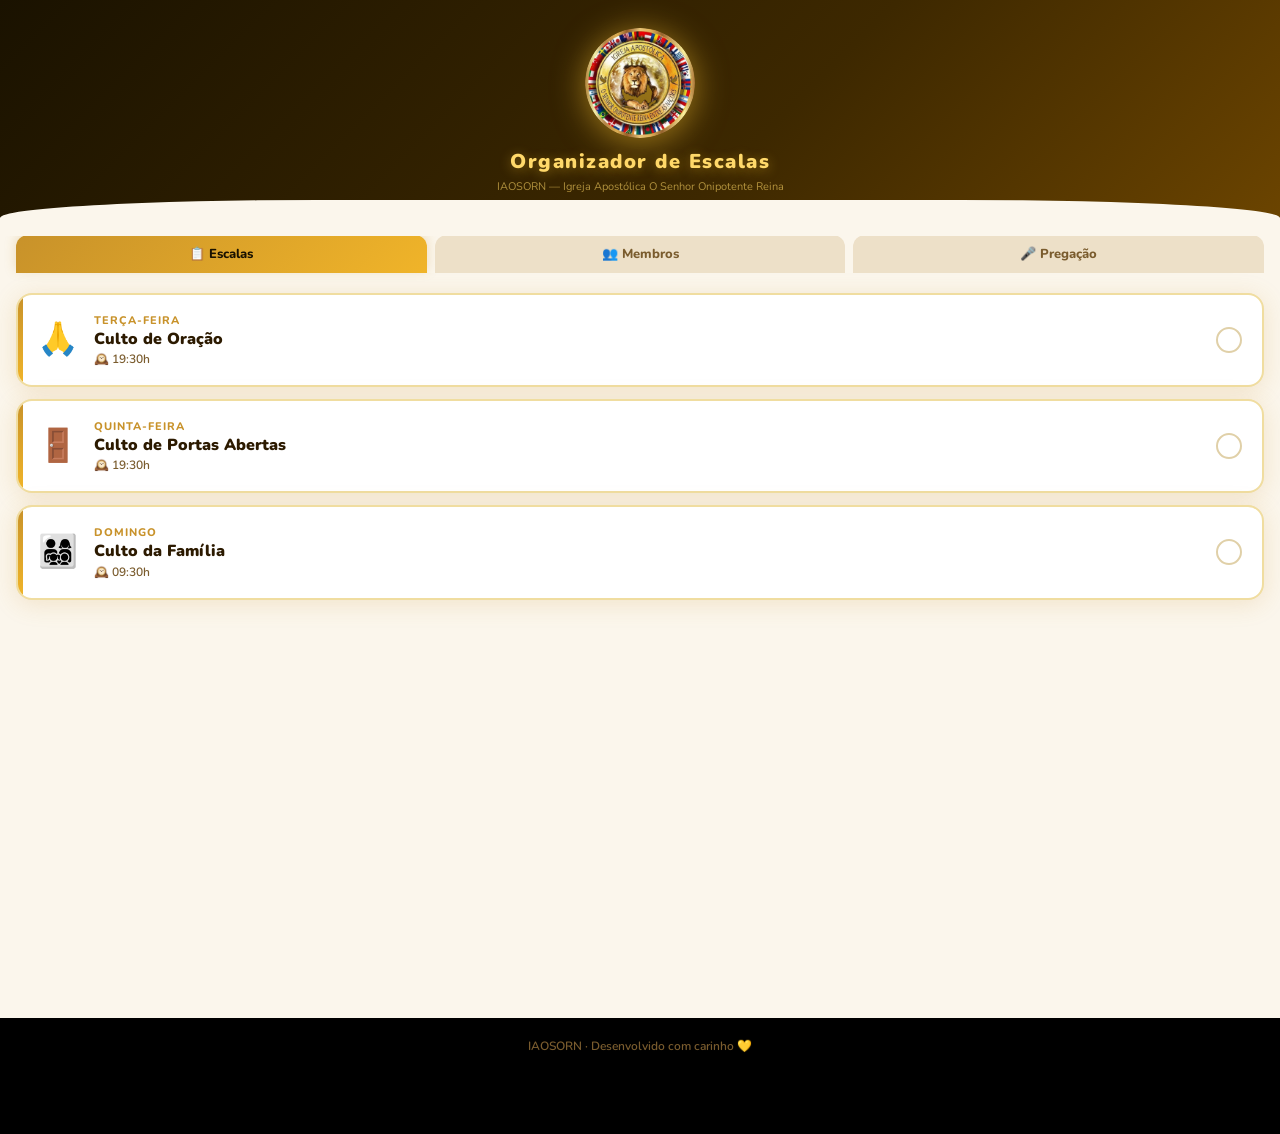
<file: index.html>
<!DOCTYPE html>
<html lang="pt-BR">
<head>
  <meta charset="UTF-8" />
  <meta name="viewport" content="width=device-width, initial-scale=1.0, maximum-scale=1.0"/>
  <title>Escalas IAOSORN v1.0</title>
  <link href="https://fonts.googleapis.com/css2?family=Nunito:wght@400;600;700;800;900&display=swap" rel="stylesheet"/>
  <style>
    :root {
      --ouro:        #C8922A;
      --ouro-claro:  #F0B429;
      --ouro-brilho: #FFD96A;
      --ouro-suave:  #FFF8E7;
      --ouro-borda:  #E8C86A;
      --escuro:      #1A1200;
      --marrom:      #3D2800;
      --texto:       #2C1A00;
      --texto-sub:   #7A5C2E;
      --branco:      #FFFFFF;
      --cinza:       #FBF6EC;
      --verde:       #2E7D32;
      --radius:      18px;
      --radius-sm:   10px;
      --sombra:      0 4px 24px rgba(200,146,42,0.18);
      --sombra-lg:   0 8px 32px rgba(200,146,42,0.30);
    }
    * { box-sizing: border-box; margin: 0; padding: 0; }
    body {
      font-family: 'Nunito', sans-serif;
      background: #000000;
      min-height: 100vh;
      padding-bottom: 60px;
    }

    /* ── HEADER ── */
    .app-header {
      background: linear-gradient(135deg, #1A1200, #3D2800 60%, #6B4400);
      padding: 28px 20px 24px;
      text-align: center;
      position: relative;
      border-bottom: 3px solid var(--ouro);
    }
    .app-header::after {
      content:''; position:absolute;
      bottom:-18px; left:0; right:0;
      height:36px; background:var(--cinza);
      border-radius:50% 50% 0 0 / 100%;
    }
    .logo-placeholder {
      width:110px; height:110px;
      border-radius:50%;
      background:transparent;
      margin:0 auto 10px;
      display:flex; align-items:center; justify-content:center;
      font-size:32px;
      filter: drop-shadow(0 4px 16px rgba(255,200,50,0.55));
    }
    .logo-placeholder img {
      width:100%; height:100%;
      border-radius:50%; object-fit:cover;
    }
    .app-header h1 {
      color:var(--ouro-brilho);
      font-size:20px; font-weight:900;
      letter-spacing:1.5px;
      text-shadow:0 2px 12px rgba(255,200,50,0.4);
    }
    .app-header p {
      color:rgba(255,215,100,0.6);
      font-size:11px; margin-top:4px;
    }

    /* ── TABS ── */
    .nav-tabs {
      display:flex; background:var(--cinza);
      padding:14px 16px 0; gap:8px;
    }
    .tab-btn {
      flex:1; padding:10px 4px;
      border:none; border-radius:12px 12px 0 0;
      font-size:13px; font-weight:800;
      font-family:'Nunito',sans-serif;
      cursor:pointer; color:var(--texto-sub);
      background:#EDE0C8; transition:all .2s;
    }
    .tab-btn.active {
      background:linear-gradient(135deg,var(--ouro),var(--ouro-claro));
      color:var(--escuro);
      box-shadow:0 -3px 12px rgba(200,146,42,0.25);
    }

    /* ── MAIN ── */
    .main {
      background:var(--cinza);
      padding:20px 16px;
      min-height:calc(100vh - 155px);
    }
    .tela { display:none; }
    .tela.active { display:block; }

    /* ── CARD ── */
    .card {
      background:var(--branco);
      border-radius:var(--radius);
      box-shadow:var(--sombra);
      padding:20px 16px;
      margin-bottom:16px;
      border:1px solid #F0DDA0;
    }
    .card-title {
      font-size:12px; font-weight:800;
      color:var(--ouro);
      text-transform:uppercase; letter-spacing:1.2px;
      margin-bottom:14px;
    }

    /* ── BOTÕES DE CULTO (GRANDES) ── */
    .culto-grid {
      display:flex; flex-direction:column; gap:12px;
      margin-bottom:16px;
    }
    .culto-btn {
      display:flex; align-items:center; gap:16px;
      background:var(--branco);
      border:2px solid #F0DDA0;
      border-radius:16px;
      padding:18px 20px;
      cursor:pointer;
      box-shadow:var(--sombra);
      transition:all .15s;
      text-align:left;
      width:100%;
      font-family:'Nunito',sans-serif;
      position:relative;
      overflow:hidden;
    }
    .culto-btn::before {
      content:'';
      position:absolute; left:0; top:0; bottom:0;
      width:5px;
      background:linear-gradient(to bottom,var(--ouro),var(--ouro-claro));
      border-radius:4px 0 0 4px;
    }
    .culto-btn:active {
      transform:scale(0.97);
      box-shadow:0 2px 8px rgba(200,146,42,0.15);
    }
    .culto-btn.selected {
      border-color:var(--ouro);
      background:var(--ouro-suave);
      box-shadow:0 4px 20px rgba(200,146,42,0.3);
    }
    .culto-btn.selected::before {
      width:6px;
    }
    .culto-emoji {
      font-size:32px;
      flex-shrink:0;
      line-height:1;
    }
    .culto-info { flex:1; }
    .culto-dia {
      font-size:11px; font-weight:800;
      color:var(--ouro); text-transform:uppercase;
      letter-spacing:1px; margin-bottom:2px;
    }
    .culto-nome {
      font-size:16px; font-weight:900;
      color:var(--texto); line-height:1.2;
    }
    .culto-hora {
      font-size:12px; font-weight:600;
      color:var(--texto-sub); margin-top:2px;
    }
    .culto-check {
      width:26px; height:26px;
      border-radius:50%;
      border:2px solid #E0D0A8;
      display:flex; align-items:center; justify-content:center;
      flex-shrink:0; transition:all .2s;
      font-size:14px; color:transparent;
    }
    .culto-btn.selected .culto-check {
      background:linear-gradient(135deg,var(--ouro),var(--ouro-claro));
      border-color:var(--ouro);
      color:var(--escuro);
    }

    /* ── DATA ── */
    .data-wrap {
      background:var(--branco);
      border-radius:var(--radius);
      box-shadow:var(--sombra);
      padding:16px;
      margin-bottom:16px;
      border:1px solid #F0DDA0;
      display:none;
    }
    .data-wrap.visible { display:block; }
    .data-label {
      font-size:12px; font-weight:800;
      color:var(--ouro); text-transform:uppercase;
      letter-spacing:1px; margin-bottom:10px;
    }
    input[type="date"] {
      display:block; width:100%;
      background:var(--ouro-suave);
      border:1.5px solid var(--ouro-borda);
      border-radius:var(--radius-sm);
      padding:14px 16px;
      font-size:16px; font-family:'Nunito',sans-serif;
      color:var(--texto); font-weight:700;
      appearance:none; -webkit-appearance:none; outline:none;
    }
    input[type="date"]:focus {
      border-color:var(--ouro);
      box-shadow:0 0 0 3px rgba(200,146,42,0.18);
    }

    /* ── SELECTS ── */
    select, input[type="text"] {
      display:block; width:100%;
      background:var(--ouro-suave);
      border:1.5px solid var(--ouro-borda);
      border-radius:var(--radius-sm);
      padding:11px 14px;
      font-size:15px; font-family:'Nunito',sans-serif;
      color:var(--texto); font-weight:700;
      appearance:none; -webkit-appearance:none; outline:none;
    }
    select:focus, input[type="text"]:focus {
      border-color:var(--ouro);
      box-shadow:0 0 0 3px rgba(200,146,42,0.18);
    }
    .field { margin-bottom:14px; }
    .field label {
      display:block; font-size:13px;
      font-weight:700; color:var(--texto-sub); margin-bottom:6px;
    }
    .duplo { display:flex; gap:10px; }
    .duplo select { flex:1; }

    /* ── TABELA INTERCESSÃO ── */
    .tabela-inter { width:100%; border-collapse:collapse; margin-top:4px; }
    .tabela-inter th {
      background:var(--ouro-suave); color:var(--ouro);
      font-size:12px; font-weight:800;
      padding:8px 10px; text-align:left;
      border-bottom:2px solid var(--ouro-borda);
    }
    .tabela-inter td {
      padding:6px 10px;
      border-bottom:1px solid #F5E8C0;
      vertical-align:middle;
    }
    .tabela-inter td:first-child {
      font-size:13px; font-weight:800;
      color:var(--ouro); white-space:nowrap; width:70px;
    }
    .tabela-inter select { padding:7px 10px; font-size:14px; }

    /* ── HISTÓRICO ── */
    .historico-box {
      background:var(--ouro-suave);
      border-radius:var(--radius-sm);
      padding:12px 14px; font-size:13px;
      color:var(--texto); white-space:pre-wrap;
      line-height:1.6; max-height:160px;
      overflow-y:auto; font-weight:600;
      border:1px solid var(--ouro-borda);
    }

    /* ── BOTÃO FINALIZAR ── */
    .btn-finalizar {
      display:block; width:100%;
      background:linear-gradient(135deg,#2E7D32,#43A047);
      color:white; border:none; border-radius:50px;
      padding:17px; font-size:17px; font-weight:900;
      cursor:pointer; box-shadow:0 6px 20px rgba(46,125,50,0.3);
      transition:transform .15s; margin-top:8px;
      font-family:'Nunito',sans-serif;
    }
    .btn-finalizar:active { transform:scale(0.97); }

    .btns-share { display:none; flex-direction:column; gap:12px; margin-top:16px; }
    .btns-share.visible { display:flex; }

    .btn-whats {
      display:flex; align-items:center; justify-content:center; gap:10px;
      background:#25D366; color:white; border:none; border-radius:50px;
      padding:16px; font-size:16px; font-weight:800; cursor:pointer;
      box-shadow:0 6px 20px rgba(37,211,102,0.35);
      font-family:'Nunito',sans-serif; transition:transform .15s;
    }
    .btn-whats:active { transform:scale(0.97); }

    .btn-copiar {
      display:flex; align-items:center; justify-content:center; gap:10px;
      background:white; color:var(--ouro); border:2px solid var(--ouro);
      border-radius:50px; padding:14px; font-size:16px; font-weight:800;
      cursor:pointer; box-shadow:var(--sombra);
      font-family:'Nunito',sans-serif; transition:transform .15s;
    }
    .btn-copiar:active { transform:scale(0.97); }

    /* ── MEMBROS ── */
    .input-row { display:flex; gap:8px; margin-bottom:12px; }
    .input-row input { flex:1; }
    .btn-add {
      background:linear-gradient(135deg,var(--ouro),var(--ouro-claro));
      color:var(--escuro); border:none; border-radius:var(--radius-sm);
      padding:11px 18px; font-size:24px; font-weight:900;
      cursor:pointer; flex-shrink:0;
      box-shadow:var(--sombra); transition:transform .15s; line-height:1;
    }
    .btn-add:active { transform:scale(0.95); }
    .lista-nomes { display:flex; flex-direction:column; gap:8px; }
    .nome-item {
      display:flex; align-items:center;
      background:var(--ouro-suave);
      border:1px solid var(--ouro-borda);
      border-radius:var(--radius-sm);
      padding:12px 14px;
      animation:fadeIn .2s ease;
    }
    @keyframes fadeIn { from{opacity:0;transform:translateY(-6px)} to{opacity:1;transform:translateY(0)} }
    .nome-item span { font-size:15px; font-weight:700; color:var(--texto); flex:1; }
    .badge {
      font-size:11px; font-weight:800; color:var(--ouro);
      background:rgba(200,146,42,0.15); padding:3px 8px;
      border-radius:20px; margin-right:8px;
      border:1px solid var(--ouro-borda); white-space:nowrap;
    }
    .btn-del {
      background:#FFF0F0; border:1.5px solid #FFCDD2; color:#C62828;
      border-radius:8px; width:34px; height:34px;
      font-size:15px; cursor:pointer; flex-shrink:0;
      font-weight:900; display:flex; align-items:center; justify-content:center;
    }
    .btn-del:active { background:#FFCDD2; }
    .nomes-count {
      text-align:center; font-size:12px; font-weight:700;
      color:var(--texto-sub); margin-bottom:12px;
    }
    .aviso-vazio {
      text-align:center; padding:24px;
      color:var(--texto-sub); font-size:14px; font-weight:600;
    }

    /* ── TOAST ── */
    .toast {
      position:fixed; bottom:30px; left:50%;
      transform:translateX(-50%) translateY(100px);
      background:var(--marrom); color:var(--ouro-brilho);
      padding:12px 24px; border-radius:50px;
      font-size:14px; font-weight:700; z-index:999;
      transition:transform .3s,opacity .3s;
      opacity:0; white-space:nowrap;
      border:1px solid var(--ouro);
    }
    .toast.show { transform:translateX(-50%) translateY(0); opacity:1; }


    /* ── MODAL SENHA ── */
    .modal-overlay {
      display:none; position:fixed; inset:0;
      background:rgba(26,18,0,0.75);
      z-index:1000; align-items:center; justify-content:center;
    }
    .modal-overlay.visible { display:flex; }
    .modal-box {
      background:var(--branco); border-radius:var(--radius);
      padding:28px 24px; width:88%; max-width:360px;
      border:2px solid var(--ouro-borda);
      box-shadow:var(--sombra-lg);
      text-align:center; animation:fadeIn .2s ease;
    }
    .modal-titulo {
      font-size:18px; font-weight:900;
      color:var(--ouro); margin-bottom:8px;
    }
    .modal-sub {
      font-size:13px; color:var(--texto-sub);
      font-weight:600; margin-bottom:18px;
    }
    .modal-input {
      display:block; width:100%;
      background:var(--ouro-suave);
      border:2px solid var(--ouro-borda);
      border-radius:var(--radius-sm);
      padding:14px; font-size:22px;
      font-family:'Nunito',sans-serif;
      font-weight:900; color:var(--texto);
      text-align:center; letter-spacing:6px;
      outline:none; margin-bottom:14px;
    }
    .modal-input:focus { border-color:var(--ouro); }
    .modal-input.erro { border-color:#C62828; animation:shake .3s ease; }
    @keyframes shake {
      0%,100%{transform:translateX(0)}
      25%{transform:translateX(-8px)}
      75%{transform:translateX(8px)}
    }
    .modal-msg { font-size:13px; color:#C62828; font-weight:700; min-height:20px; margin-bottom:10px; }
    .btn-modal-ok {
      display:block; width:100%;
      background:linear-gradient(135deg,var(--ouro),var(--ouro-claro));
      color:var(--escuro); border:none; border-radius:50px;
      padding:14px; font-size:16px; font-weight:900;
      cursor:pointer; font-family:'Nunito',sans-serif;
      box-shadow:var(--sombra-lg);
    }
    .btn-modal-ok:active { transform:scale(0.97); }
    .btn-modal-cancel {
      display:block; width:100%; background:transparent;
      border:none; color:var(--texto-sub); font-size:14px;
      font-weight:700; cursor:pointer; margin-top:10px;
      font-family:'Nunito',sans-serif; padding:6px;
    }



    /* ── SELECT CUSTOMIZADO ── */
    .select-wrap {
      position:relative; display:block; margin-bottom:14px;
    }
    .select-wrap::after {
      content:'▼'; position:absolute; right:14px; top:50%;
      transform:translateY(-50%);
      color:var(--ouro); font-size:11px; pointer-events:none;
      font-weight:900;
    }
    .select-wrap select {
      padding-right:36px; margin-bottom:0;
      cursor:pointer;
    }
    .select-wrap select option {
      background:#1A1400; color:var(--ouro-brilho);
    }
    /* selected option highlight */
    .select-wrap select.has-value {
      border-color:var(--ouro);
      color:var(--ouro-brilho);
      background: linear-gradient(135deg,#1A1400,#2A2000);
    }

    /* ── BARRA DE PROGRESSO ── */
    .progresso-wrap {
      background:#111100; border:1px solid var(--ouro-borda);
      border-radius:var(--radius); padding:16px;
      margin-bottom:16px; display:none;
    }
    .progresso-wrap.visible { display:block; }
    .progresso-header {
      display:flex; justify-content:space-between; align-items:center;
      margin-bottom:10px;
    }
    .progresso-label {
      font-size:12px; font-weight:800; color:var(--ouro);
      text-transform:uppercase; letter-spacing:1px;
    }
    .progresso-pct {
      font-size:13px; font-weight:900; color:var(--ouro-brilho);
    }
    .progresso-bar-bg {
      background:#1A1400; border-radius:50px; height:10px;
      border:1px solid var(--ouro-borda); overflow:hidden;
    }
    .progresso-bar-fill {
      height:100%; border-radius:50px;
      background:linear-gradient(90deg,var(--ouro),var(--ouro-brilho));
      transition:width .4s ease;
      width:0%;
    }
    .progresso-campos {
      font-size:12px; color:var(--ouro); margin-top:7px;
      font-weight:600; text-align:center;
    }

    /* ── MODAL PREVIEW ── */
    .preview-overlay {
      display:none; position:fixed; inset:0;
      background:rgba(0,0,0,0.88);
      z-index:1001; flex-direction:column;
    }
    .preview-overlay.visible { display:flex; }
    .preview-header {
      background:linear-gradient(135deg,#1A1200,#3D2800);
      border-bottom:2px solid var(--ouro);
      padding:16px 20px;
      display:flex; justify-content:space-between; align-items:center;
      flex-shrink:0;
    }
    .preview-titulo { font-size:16px; font-weight:900; color:var(--ouro-brilho); }
    .btn-preview-close {
      background:transparent; border:1.5px solid var(--ouro-borda);
      color:var(--ouro); border-radius:8px; width:36px; height:36px;
      font-size:18px; cursor:pointer; font-weight:900;
      display:flex; align-items:center; justify-content:center;
    }
    .preview-body {
      flex:1; overflow-y:auto; padding:20px 16px;
      background:#000;
    }
    .preview-msg {
      background:#111100; border:1px solid var(--ouro-borda);
      border-radius:var(--radius); padding:18px;
      font-size:14px; color:var(--ouro-brilho);
      font-family:'Nunito',sans-serif; font-weight:600;
      white-space:pre-wrap; line-height:1.7;
    }
    .preview-footer {
      background:#111100; border-top:1px solid var(--ouro-borda);
      padding:16px; display:flex; gap:10px; flex-shrink:0;
    }
    .btn-preview-ok {
      flex:1; background:linear-gradient(135deg,var(--ouro),var(--ouro-claro));
      color:var(--escuro); border:none; border-radius:50px;
      padding:14px; font-size:15px; font-weight:900;
      cursor:pointer; font-family:'Nunito',sans-serif;
    }
    .btn-preview-edit {
      flex:0 0 auto; background:#1A1400; border:1.5px solid var(--ouro-borda);
      color:var(--ouro); border-radius:50px; padding:14px 18px;
      font-size:14px; font-weight:800; cursor:pointer;
      font-family:'Nunito',sans-serif;
    }

    /* ── BUSCA MEMBROS ── */
    .busca-wrap {
      position:relative; margin-bottom:14px;
    }
    .busca-wrap input {
      padding-left:38px;
    }
    .busca-icon {
      position:absolute; left:12px; top:50%;
      transform:translateY(-50%);
      color:var(--ouro); font-size:16px; pointer-events:none;
    }
    .sort-btn {
      background:#1A1400; border:1.5px solid var(--ouro-borda);
      color:var(--ouro); border-radius:8px; padding:5px 10px;
      font-size:11px; font-weight:800; cursor:pointer;
      font-family:'Nunito',sans-serif; margin-left:6px;
    }
    .sort-btn.ativo { background:var(--ouro); color:var(--escuro); }


    /* ── PREGAÇÃO ── */
    .mes-nav {
      display:flex; align-items:center; justify-content:space-between;
      background:linear-gradient(135deg,#1A1200,#3D2800);
      border:2px solid var(--ouro); border-radius:var(--radius);
      padding:14px 16px; margin-bottom:14px;
    }
    .mes-nav-btn {
      background:#1A1400; border:1.5px solid var(--ouro-borda);
      color:var(--ouro-brilho); border-radius:10px;
      width:36px; height:36px; font-size:18px; font-weight:900;
      cursor:pointer; display:flex; align-items:center; justify-content:center;
    }
    .mes-nav-info { text-align:center; }
    .mes-nav-nome { font-size:20px; font-weight:900; color:var(--ouro-brilho); }
    .mes-nav-ano { font-size:12px; color:var(--ouro); font-weight:700; }
    .preg-item {
      background:#111100; border:1px solid #3A2800;
      border-radius:var(--radius-sm); padding:13px 14px;
      margin-bottom:9px; display:flex; align-items:flex-start; gap:10px;
      position:relative; overflow:hidden;
    }
    .preg-item::before {
      content:''; position:absolute; left:0; top:0; bottom:0;
      width:4px; background:linear-gradient(to bottom,var(--ouro),var(--ouro-claro));
    }
    .preg-item.especial { border-color:var(--ouro); background:linear-gradient(135deg,#1A1400,#2A1E00); }
    .preg-item.especial::before { width:5px; background:linear-gradient(to bottom,#FFD700,#C8922A); }
    .preg-data {
      font-size:13px; font-weight:900; color:var(--ouro-brilho);
      min-width:48px; text-align:center; flex-shrink:0; padding-top:1px;
    }
    .preg-data small { display:block; font-size:10px; color:var(--ouro); font-weight:700; margin-top:2px; }
    .preg-info { flex:1; min-width:0; }
    .preg-nome { font-size:14px; font-weight:900; color:var(--ouro-brilho); }
    .preg-cargo { font-size:11px; font-weight:800; color:var(--ouro); text-transform:uppercase; letter-spacing:0.5px; margin-top:2px; }
    .preg-obs { font-size:11px; color:var(--ouro); margin-top:4px; font-style:italic; font-weight:600; line-height:1.4; }
    .preg-tag {
      background:linear-gradient(135deg,var(--ouro),var(--ouro-claro));
      color:var(--escuro); border-radius:20px;
      font-size:10px; font-weight:900; padding:3px 9px;
      flex-shrink:0; white-space:nowrap; margin-top:2px;
    }
    .preg-tag.verde { background:linear-gradient(135deg,#2E7D32,#43A047); color:white; }
    .preg-tag.ceia { background:linear-gradient(135deg,#8B4513,#D2691E); color:white; }
    .preg-tag.quinta { background:linear-gradient(135deg,#1565C0,#1E88E5); color:white; }
    .preg-tag.domingo { background:linear-gradient(135deg,#6A1B9A,#9C27B0); color:white; }
    .btn-comp-preg {
      display:block; width:100%; background:#25D366; border:none; color:white;
      border-radius:50px; padding:14px; font-size:14px; font-weight:800;
      cursor:pointer; font-family:'Nunito',sans-serif; margin-bottom:8px;
    }
    .btn-editar-preg {
      display:block; width:100%; background:transparent;
      border:1.5px solid var(--ouro-borda); color:var(--ouro);
      border-radius:50px; padding:12px; font-size:14px; font-weight:800;
      cursor:pointer; font-family:'Nunito',sans-serif; margin-bottom:12px;
    }
    /* EDITOR MODAL */
    .editor-overlay {
      display:none; position:fixed; inset:0;
      background:rgba(0,0,0,0.92); z-index:300;
      flex-direction:column;
    }
    .editor-overlay.visible { display:flex; }
    .editor-hdr {
      background:linear-gradient(135deg,#1A1200,#3D2800);
      border-bottom:2px solid var(--ouro); padding:14px 16px;
      display:flex; justify-content:space-between; align-items:center; flex-shrink:0;
    }
    .editor-titulo { font-size:15px; font-weight:900; color:var(--ouro-brilho); }
    .editor-body { flex:1; overflow-y:auto; padding:16px; background:#000; }
    .editor-footer {
      background:#111100; border-top:1px solid #3A2800;
      padding:14px; display:flex; gap:8px; flex-shrink:0;
    }
    .editor-item {
      background:#111100; border:1px solid #3A2800; border-radius:var(--radius-sm);
      padding:12px; margin-bottom:10px;
    }
    .editor-item-hdr {
      display:flex; justify-content:space-between; align-items:center; margin-bottom:10px;
    }
    .editor-item-num { font-size:12px; font-weight:900; color:var(--ouro); }
    .btn-remover-item {
      background:#200000; border:1px solid #500000; color:#FF6B6B;
      border-radius:7px; width:28px; height:28px; font-size:13px;
      cursor:pointer; display:flex; align-items:center; justify-content:center;
    }
    .editor-row { display:flex; gap:8px; margin-bottom:8px; }
    .editor-row input, .editor-row select {
      flex:1; background:#1A1400; border:1.5px solid #3A2800;
      border-radius:var(--radius-sm); padding:9px 11px;
      font-size:13px; font-family:'Nunito',sans-serif;
      color:var(--ouro-brilho); font-weight:700; outline:none;
    }
    .editor-row input::placeholder { color:rgba(200,146,42,0.5); }
    .editor-row select option { background:#1A1400; color:var(--ouro-brilho); }
    .editor-row.full input, .editor-row.full textarea {
      width:100%; flex:none;
    }
    .editor-row textarea {
      width:100%; background:#1A1400; border:1.5px solid #3A2800;
      border-radius:var(--radius-sm); padding:9px 11px;
      font-size:12px; font-family:'Nunito',sans-serif;
      color:var(--ouro-brilho); font-weight:600; outline:none; resize:none; min-height:50px;
    }
    .editor-row label { font-size:11px; color:var(--ouro); font-weight:700; display:block; margin-bottom:4px; }
    .btn-add-item {
      display:block; width:100%; background:#1A1400;
      border:1.5px dashed var(--ouro-borda); color:var(--ouro);
      border-radius:var(--radius-sm); padding:12px; font-size:14px;
      font-weight:800; cursor:pointer; font-family:'Nunito',sans-serif;
      margin-bottom:12px; text-align:center;
    }
    .obs-card {
      background:#111100; border:1px solid #3A2800; border-radius:var(--radius);
      padding:14px; margin-bottom:12px;
    }
    .obs-card .card-title { margin-bottom:10px; }
    .obs-card textarea {
      width:100%; background:#1A1400; border:1.5px solid #3A2800;
      border-radius:var(--radius-sm); padding:10px 12px;
      font-size:13px; font-family:'Nunito',sans-serif;
      color:var(--ouro-brilho); font-weight:600; outline:none; resize:none; min-height:80px;
    }
    .vazio-preg {
      text-align:center; padding:32px 16px;
      color:var(--ouro); font-size:14px; font-weight:700;
    }

    /* ── CONTADOR DE ESCALA ── */
    /* ── CONTADOR DE ESCALA ── */
    .contador-badge {
      display:inline-flex; align-items:center; justify-content:center;
      background:linear-gradient(135deg,var(--ouro),var(--ouro-claro));
      color:var(--escuro); border-radius:20px;
      font-size:11px; font-weight:900;
      padding:2px 8px; margin-left:8px;
      min-width:22px; flex-shrink:0;
    }
    /* ── PALAVRA DO DIA / AVISO ── */
    .palavra-card {
      background:#111100; border:1px solid var(--ouro-borda);
      border-radius:var(--radius); padding:20px 16px;
      margin-bottom:16px;
    }
    .palavra-icon { font-size:28px; text-align:center; margin-bottom:8px; }
    .palavra-titulo {
      font-size:12px; font-weight:800; color:var(--ouro);
      text-transform:uppercase; letter-spacing:1.2px;
      margin-bottom:10px; text-align:center;
    }
    .palavra-texto {
      font-size:15px; font-weight:700; color:var(--ouro-brilho);
      text-align:center; line-height:1.5; font-style:italic;
    }
    .palavra-ref {
      font-size:12px; color:var(--ouro); text-align:center;
      margin-top:6px; font-weight:600;
    }
    /* ── AVISO / COMENTÁRIO ── */
    .aviso-section {
      background:#111100; border:1px solid var(--ouro-borda);
      border-radius:var(--radius); padding:20px 16px;
      margin-bottom:16px;
    }
    .aviso-titulo {
      font-size:12px; font-weight:800; color:var(--ouro);
      text-transform:uppercase; letter-spacing:1.2px; margin-bottom:12px;
    }
    textarea#avisoTexto {
      display:block; width:100%;
      background:#1A1400; border:1.5px solid var(--ouro-borda);
      border-radius:var(--radius-sm); padding:12px 14px;
      font-size:14px; font-family:'Nunito',sans-serif;
      color:var(--ouro-brilho); font-weight:600;
      resize:none; outline:none; min-height:80px;
      transition:border .15s;
      box-sizing:border-box;
    }
    textarea#avisoTexto:focus { border-color:var(--ouro); }
    textarea#avisoTexto::placeholder { color:var(--ouro); opacity:0.5; }


    /* ── BOTÃO WA MEMBRO ── */
    .btn-wa-membro {
      background: #25D366; color: #fff; border: none;
      border-radius: 8px; padding: 5px 9px; font-size: 14px;
      cursor: pointer; font-family: 'Nunito', sans-serif;
      font-weight: 800; text-decoration: none; display: inline-flex;
      align-items: center; margin-right: 4px;
    }
    .btn-wa-vazio {
      background: var(--ouro-suave); color: var(--ouro);
      border: 1.5px solid var(--ouro-borda); font-size: 11px;
    }
    .nome-texto { flex: 1; }
    .btn-editar-tel {
      background: var(--ouro-suave); border: 1.5px solid var(--ouro-borda);
      color: var(--ouro); border-radius: 8px; width: 34px; height: 34px;
      font-size: 14px; cursor: pointer; flex-shrink: 0;
      display: flex; align-items: center; justify-content: center; margin-right: 4px;
    }

    /* ── MODAL EDIÇÃO RÁPIDA ── */
    .modal-edicao-overlay {
      display:none; position:fixed; inset:0;
      background:rgba(0,0,0,0.75); z-index:9999;
      align-items:center; justify-content:center; padding:20px;
    }
    .modal-edicao-overlay.visible { display:flex; }
    .modal-edicao-box {
      background:var(--cinza); border-radius:var(--radius);
      padding:24px 20px; width:100%; max-width:380px;
      box-shadow:var(--sombra-lg); border:2px solid var(--ouro-borda);
    }
    .modal-edicao-titulo {
      font-size:16px; font-weight:900; color:var(--ouro);
      margin-bottom:6px;
    }
    .modal-edicao-sub {
      font-size:12px; color:var(--texto-sub); margin-bottom:16px;
    }
    .modal-edicao-row { margin-bottom:12px; }
    .modal-edicao-row label {
      display:block; font-size:12px; font-weight:700;
      color:var(--texto-sub); margin-bottom:5px;
    }
    .modal-edicao-row select,
    .modal-edicao-row input[type="text"] {
      width:100%; padding:10px 12px;
      background:var(--ouro-suave); border:1.5px solid var(--ouro-borda);
      border-radius:var(--radius-sm); font-size:15px;
      font-family:'Nunito',sans-serif; font-weight:700; color:var(--texto);
    }
    .modal-edicao-row input[type="text"]:focus,
    .modal-edicao-row select:focus { border-color:var(--ouro); outline:none; }
    .modal-edicao-btns { display:flex; gap:10px; margin-top:16px; }
    .btn-edicao-ok {
      flex:1; background:linear-gradient(135deg,var(--ouro),var(--ouro-claro));
      color:var(--escuro); border:none; border-radius:50px;
      padding:13px; font-size:15px; font-weight:900;
      font-family:'Nunito',sans-serif; cursor:pointer;
    }
    .btn-edicao-cancel {
      flex:1; background:#EDE0C8; color:var(--texto-sub); border:none;
      border-radius:50px; padding:13px; font-size:15px; font-weight:800;
      font-family:'Nunito',sans-serif; cursor:pointer;
    }


    /* ── BTN INSTALAR PWA ── */
    #btnInstalar {
      display: none;
      position: fixed;
      bottom: 20px;
      left: 50%;
      transform: translateX(-50%);
      background: linear-gradient(135deg, var(--ouro), var(--ouro-claro));
      color: var(--escuro);
      border: none;
      border-radius: 50px;
      padding: 14px 28px;
      font-size: 15px;
      font-weight: 900;
      font-family: 'Nunito', sans-serif;
      cursor: pointer;
      box-shadow: 0 4px 20px rgba(200,146,42,0.5);
      z-index: 9998;
      white-space: nowrap;
    }

    footer {
      text-align:center; padding:20px;
      color:var(--texto-sub); font-size:12px; font-weight:600;
    }
    .hidden { display:none; }
  </style>

  <!-- PWA -->
  <link rel="manifest" href="manifest.json">
  <meta name="mobile-web-app-capable" content="yes">
  <meta name="apple-mobile-web-app-capable" content="yes">
  <meta name="apple-mobile-web-app-status-bar-style" content="black-translucent">
  <meta name="apple-mobile-web-app-title" content="Escalas IAOSORN">
  <meta name="theme-color" content="#C8922A">
  <link rel="apple-touch-icon" href="icon-192.png">

</head>
<body>

<div class="app-header">
  <div class="logo-placeholder" id="logoWrap"><img src="[data-uri]" alt="Logo IAOSORN"/></div>
  <h1>Organizador de Escalas</h1>
  <p>IAOSORN — Igreja Apostólica O Senhor Onipotente Reina</p>
</div>

<div class="nav-tabs">
  <button class="tab-btn active" onclick="mudarTela('escalas',this)">📋 Escalas</button>
  <button class="tab-btn" onclick="mudarTela('nomes',this)">👥 Membros</button>
  <button class="tab-btn" onclick="mudarTela('pregacao',this)">🎤 Pregação</button>
</div>

<div class="main">

  <!-- ═══ ESCALAS ═══ -->
  <div id="tela-escalas" class="tela active">

    <!-- ÚLTIMA ESCALA -->
    <div id="escalaAnterior" class="card hidden">
      <div class="card-title">📋 Última Escala Salva</div>
      <div class="historico-box" id="escalaSalva"></div>
    </div>

    <!-- BOTÕES DE CULTO -->
    <div class="culto-grid">

      <button class="culto-btn" id="btn-terca" onclick="selecionarCulto('terca')">
        <span class="culto-emoji">🙏</span>
        <div class="culto-info">
          <div class="culto-dia">Terça-feira</div>
          <div class="culto-nome">Culto de Oração</div>
          <div class="culto-hora">🕰️ 19:30h</div>
        </div>
        <div class="culto-check" id="check-terca">✓</div>
      </button>

      <button class="culto-btn" id="btn-quinta" onclick="selecionarCulto('quinta')">
        <span class="culto-emoji">🚪</span>
        <div class="culto-info">
          <div class="culto-dia">Quinta-feira</div>
          <div class="culto-nome">Culto de Portas Abertas</div>
          <div class="culto-hora">🕰️ 19:30h</div>
        </div>
        <div class="culto-check" id="check-quinta">✓</div>
      </button>

      <button class="culto-btn" id="btn-domingo" onclick="selecionarCulto('domingo')">
        <span class="culto-emoji">👨‍👩‍👧‍👦</span>
        <div class="culto-info">
          <div class="culto-dia">Domingo</div>
          <div class="culto-nome">Culto da Família</div>
          <div class="culto-hora">🕰️ 09:30h</div>
        </div>
        <div class="culto-check" id="check-domingo">✓</div>
      </button>

    </div>

    <!-- DATA -->
    <div class="data-wrap" id="dataWrap">
      <div class="data-label">📅 Data do Culto</div>
      <input type="date" id="data" lang="pt-BR" required onchange="mostrarDataPT()" />
      <div id="dataPT" style="font-size:13px;font-weight:800;color:var(--ouro-brilho);text-align:center;margin-top:8px;min-height:18px;"></div>
    </div>

    <!-- PROGRESSO -->
    <div class="progresso-wrap" id="progressoWrap">
      <div class="progresso-header">
        <span class="progresso-label">⚡ Progresso da Escala</span>
        <span class="progresso-pct" id="progrPct">0%</span>
      </div>
      <div class="progresso-bar-bg"><div class="progresso-bar-fill" id="progrFill"></div></div>
      <div class="progresso-campos" id="progrCampos">0 de 0 campos preenchidos</div>
    </div>

    <!-- CAMPOS DINÂMICOS -->
    <div id="campos"></div>
    <!-- PALAVRA DO DIA -->
    <div class="palavra-card" id="palavraCard" style="display:none;">
      <div class="palavra-icon">📖</div>
      <div class="palavra-titulo">✝️ Palavra do Dia</div>
      <div class="palavra-texto" id="palavraTexto"></div>
      <div class="palavra-ref" id="palavraRef"></div>
    </div>

    <!-- AVISO / COMENTÁRIO -->
    <div class="aviso-section" id="avisoSection" style="display:none;">
      <div class="aviso-titulo">📣 Aviso ou Comentário</div>
      <textarea id="avisoTexto" placeholder="Escreva um aviso, recado ou observação para a escala..." maxlength="300"></textarea>
    </div>

    <div id="botaoFinalizar"></div>

    <!-- COMPARTILHAR -->
    <div id="botoesFinalizar" class="btns-share">
      <button class="btn-whats" onclick="enviarWhatsapp()">
        <svg width="22" height="22" viewBox="0 0 24 24" fill="white"><path d="M17.472 14.382c-.297-.149-1.758-.867-2.03-.967-.273-.099-.471-.148-.67.15-.197.297-.767.966-.94 1.164-.173.199-.347.223-.644.075-.297-.15-1.255-.463-2.39-1.475-.883-.788-1.48-1.761-1.653-2.059-.173-.297-.018-.458.13-.606.134-.133.298-.347.446-.52.149-.174.198-.298.298-.497.099-.198.05-.371-.025-.52-.075-.149-.669-1.612-.916-2.207-.242-.579-.487-.5-.669-.51-.173-.008-.371-.01-.57-.01-.198 0-.52.074-.792.372-.272.297-1.04 1.016-1.04 2.479 0 1.462 1.065 2.875 1.213 3.074.149.198 2.096 3.2 5.077 4.487.709.306 1.262.489 1.694.625.712.227 1.36.195 1.871.118.571-.085 1.758-.719 2.006-1.413.248-.694.248-1.289.173-1.413-.074-.124-.272-.198-.57-.347m-5.421 7.403h-.004a9.87 9.87 0 01-5.031-1.378l-.361-.214-3.741.982.998-3.648-.235-.374a9.86 9.86 0 01-1.51-5.26c.001-5.45 4.436-9.884 9.888-9.884 2.64 0 5.122 1.03 6.988 2.898a9.825 9.825 0 012.893 6.994c-.003 5.45-4.437 9.884-9.885 9.884m8.413-18.297A11.815 11.815 0 0012.05 0C5.495 0 .16 5.335.157 11.892c0 2.096.547 4.142 1.588 5.945L.057 24l6.305-1.654a11.882 11.882 0 005.683 1.448h.005c6.554 0 11.89-5.335 11.893-11.893a11.821 11.821 0 00-3.48-8.413Z"/></svg>
        Compartilhar no WhatsApp
      </button>
      <button class="btn-copiar" onclick="copiarEscala()">📋 Copiar Escala</button>
      <button class="btn-copiar" onclick="avisarEscalados()" style="background:linear-gradient(135deg,#25D366,#128C7E);color:#fff;border-color:#25D366;">📲 Avisar Escalados</button>
      <button class="btn-copiar" style="color:#888;border-color:#ccc;" onclick="resetar()">🔄 Nova Escala</button>
    </div>

  </div>

  <!-- ═══ MEMBROS ═══ -->
  <div id="tela-nomes" class="tela">
    <div class="card">
      <div class="card-title">✨ Adicionar Membro</div>
      <div class="input-row">
        <input type="text" id="novoNome" placeholder="Ex: PR JOÃO ou DIAC ANA" maxlength="40"
          onkeydown="if(event.key==='Enter') document.getElementById('novoTel').focus()" />
      </div>
      <div class="input-row" style="margin-top:8px;">
        <input type="tel" id="novoTel" placeholder="WhatsApp: 11999990000" maxlength="15" inputmode="numeric"
          onkeydown="if(event.key==='Enter') adicionarNome()"
          style="flex:1;padding:11px 14px;background:var(--ouro-suave);border:1.5px solid var(--ouro-borda);border-radius:var(--radius-sm);font-size:15px;font-family:'Nunito',sans-serif;font-weight:700;color:var(--texto);" />
        <button class="btn-add" onclick="adicionarNome()">+</button>
      </div>
      <p style="font-size:12px;color:var(--ouro);font-weight:600;line-height:1.5;">
        💡 Prefixos: AP · BPO · BPA · PR · PRA · EV · MISS · DIAC
      </p>
    </div>
    <div class="card">
      <div style="display:flex;justify-content:space-between;align-items:center;margin-bottom:14px;">
        <div class="card-title" style="margin-bottom:0;">👥 Lista de Membros</div>
        <div>
          <button class="sort-btn" id="sortAZ" onclick="alternarOrdem()" title="Ordenar A-Z">A-Z</button>
          <button onclick="resetarTodosContadores()" style="background:transparent;border:1px solid var(--ouro-borda);color:var(--ouro);border-radius:8px;padding:5px 10px;font-size:11px;font-weight:800;cursor:pointer;font-family:'Nunito',sans-serif;margin-left:6px;">🔄</button>
        </div>
      </div>
      <div class="busca-wrap">
        <span class="busca-icon">🔍</span>
        <input type="text" id="buscaNome" placeholder="Buscar membro..." oninput="renderizarLista()"
          style="margin-bottom:0;" />
      </div>
      <div class="nomes-count" id="nomesCount"></div>
      <div class="lista-nomes" id="listaNomes"></div>
    </div>
  </div>


  <!-- ═══ PREGAÇÃO ═══ -->
  <div id="tela-pregacao" class="tela">

    <!-- NAVEGAÇÃO DE MÊS -->
    <div class="mes-nav">
      <button class="mes-nav-btn" onclick="mudarMes(-1)">‹</button>
      <div class="mes-nav-info">
        <div class="mes-nav-nome" id="mesNome">ABRIL</div>
        <div class="mes-nav-ano" id="mesAno">2026 — Escala de Pregação</div>
      </div>
      <button class="mes-nav-btn" onclick="mudarMes(1)">›</button>
    </div>

    <!-- LISTA -->
    <div id="listaPreg"></div>

    <!-- OBSERVAÇÕES -->
    <div class="obs-card" id="obsCard">
      <div class="card-title">📌 Observações do Mês</div>
      <div id="obsTexto" style="font-size:13px;color:var(--ouro-brilho);font-weight:600;line-height:1.7;white-space:pre-wrap;"></div>
    </div>

    <button class="btn-comp-preg" onclick="compartilharPregacao()">📲 Compartilhar no WhatsApp</button>
    <button class="btn-comp-preg" onclick="avisarEscaladosPreg()" style="background:linear-gradient(135deg,#25D366,#128C7E);border-color:#25D366;">📲 Avisar Escalados</button>
    <button class="btn-editar-preg" onclick="abrirEditor()">✏️ Editar Escala deste Mês</button>

  </div>

<!-- EDITOR PREGAÇÃO -->
<div class="editor-overlay" id="editorOverlay">
  <div class="editor-hdr">
    <span class="editor-titulo" id="editorTitulo">✏️ Editar Escala</span>
    <button class="btn-close" onclick="fecharEditor()" style="background:transparent;border:1.5px solid #3A2800;color:var(--ouro);border-radius:7px;width:32px;height:32px;font-size:16px;cursor:pointer;font-weight:900;display:flex;align-items:center;justify-content:center;">✕</button>
  </div>
  <div class="editor-body">
    <div id="editorItens"></div>
    <button class="btn-add-item" onclick="adicionarItemEditor()">＋ Adicionar Culto / Evento</button>
    <div class="obs-card">
      <div class="card-title">📌 Observações do Mês</div>
      <textarea id="editorObs" placeholder="Ex: Evangelismo no Domingo às 10h&#10;Santa Ceia dia 26 — Ministrar: MISS VAL" rows="4"></textarea>
    </div>
  </div>
  <div class="editor-footer">
    <button class="btn-preview-edit" onclick="fecharEditor()" style="flex:0 0 auto;background:#1A1400;border:1.5px solid #3A2800;color:var(--ouro);border-radius:50px;padding:12px 16px;font-size:13px;font-weight:800;cursor:pointer;font-family:'Nunito',sans-serif;">✕ Cancelar</button>
    <button class="btn-preview-ok" onclick="salvarEscalaPregacao()" style="flex:1;background:linear-gradient(135deg,var(--ouro),var(--ouro-claro));color:var(--escuro);border:none;border-radius:50px;padding:12px;font-size:14px;font-weight:900;cursor:pointer;font-family:'Nunito',sans-serif;">💾 Salvar</button>
  </div>
</div>

</div>

</div><!-- end main -->

<!-- MODAL SENHA -->
<div class="modal-overlay" id="modalSenha">
  <div class="modal-box">
    <div class="modal-titulo">🔐 Área Restrita</div>
    <div class="modal-sub">Digite a senha para gerenciar membros</div>
    <input type="password" class="modal-input" id="senhaInput" maxlength="6" inputmode="numeric"
      placeholder="••••••" onkeydown="if(event.key==='Enter') verificarSenha()" />
    <div class="modal-msg" id="senhaMsg"></div>
    <button class="btn-modal-ok" onclick="verificarSenha()">✓ Entrar</button>
    <button class="btn-modal-cancel" onclick="fecharModal()">Cancelar</button>
  </div>
</div>

<!-- MODAL PREVIEW -->
<div class="preview-overlay" id="previewOverlay">
  <div class="preview-header">
    <span class="preview-titulo">👁️ Prévia da Escala</span>
    <button class="btn-preview-close" onclick="fecharPreview()">✕</button>
  </div>
  <div class="preview-body">
    <div class="preview-msg" id="previewMsg"></div>
  </div>
  <div class="preview-footer">
    <button class="btn-preview-edit" onclick="fecharPreview()">✏️ Editar</button>
    <button class="btn-preview-ok" onclick="confirmarFinalizar()">✅ Confirmar e Salvar</button>
  </div>
</div>

<footer><p>IAOSORN · Desenvolvido com carinho 💛</p></footer>
<div class="toast" id="toast"></div>

<script>
  // ── DADOS ──
  const NOMES_PADRAO = ["AP MALU","BPO ALEXANDRE","BPA FABIANA","PR JARBAS","PRA LUANA","PRA MEYRE","EV JOÃO PAULO","EV RAFAEL","MISS VAL","DIAC ROSE","DIAC MAX","DIAC ENILDA"];
  const STORAGE_NOMES = 'iaosorn_nomes_v2';
  const STORAGE_CONT = 'iaosorn_contadores_v1';
  const STORAGE_TELS = 'iaosorn_telefones_v1';
  const STORAGE_PALAVRA = 'iaosorn_palavra_idx';
  const versiculos = [
    {t:"O Senhor é o meu pastor; nada me faltará.", r:"Salmo 23:1"},
    {t:"Entrega o teu caminho ao Senhor; confia nele, e ele tudo fará.", r:"Salmo 37:5"},
    {t:"Tudo posso naquele que me fortalece.", r:"Filipenses 4:13"},
    {t:"O Senhor é bom, um refúgio em tempos de angústia.", r:"Naum 1:7"},
    {t:"Confia no Senhor de todo o teu coração e não te estribes no teu próprio entendimento.", r:"Provérbios 3:5"},
    {t:"Eu sou o caminho, a verdade e a vida; ninguém vem ao Pai senão por mim.", r:"João 14:6"},
    {t:"O amor sufre longo, é benigno; o amor não inveja, não se vangloria, não se ensoberbece.", r:"1 Coríntios 13:4"},
    {t:"Sede fortes e corajosos. Não temais, nem vos assusteis diante deles, porque o Senhor teu Deus é quem vai contigo.", r:"Deuteronômio 31:6"},
    {t:"Porque Deus não nos deu espírito de covardia, mas de poder, de amor e de moderação.", r:"2 Timóteo 1:7"},
    {t:"E tudo quanto fizerdes, fazei-o de todo o coração, como ao Senhor e não aos homens.", r:"Colossenses 3:23"},
    {t:"Pedi e dar-se-vos-á; buscai e achareis; batei e abrir-se-vos-á.", r:"Mateus 7:7"},
    {t:"Louvai ao Senhor, porque ele é bom; porque a sua benignidade dura para sempre.", r:"Salmo 107:1"},
    {t:"Alegrai-vos sempre no Senhor; outra vez digo, alegrai-vos.", r:"Filipenses 4:4"},
    {t:"O Senhor é a minha luz e a minha salvação; a quem temerei? O Senhor é a força da minha vida; a quem me recearei?", r:"Salmo 27:1"},
    {t:"Não te deixes vencer do mal, mas vence o mal com o bem.", r:"Romanos 12:21"},
    {t:"Porque Deus amou o mundo de tal maneira que deu o seu Filho unigênito, para que todo aquele que nele crê não pereça, mas tenha a vida eterna.", r:"João 3:16"},
    {t:"Buscai primeiro o reino de Deus e a sua justiça, e todas essas coisas vos serão acrescentadas.", r:"Mateus 6:33"},
    {t:"A paz de Deus, que excede todo o entendimento, guardará os vossos corações e os vossos pensamentos em Cristo Jesus.", r:"Filipenses 4:7"},
    {t:"Porque eu bem sei os pensamentos que tenho a vosso respeito, diz o Senhor; pensamentos de paz e não de mal.", r:"Jeremias 29:11"},
    {t:"Vinde a mim todos os que estais cansados e sobrecarregados, e eu vos darei descanso.", r:"Mateus 11:28"},
    {t:"Porque onde dois ou três estiverem reunidos em meu nome, aí estou eu no meio deles.", r:"Mateus 18:20"},
    {t:"Nenhuma arma forjada contra ti prosperará; e toda língua que se levantar contra ti em juízo, tu a condenarás.", r:"Isaías 54:17"},
    {t:"Eu vos darei coração novo e porei dentro de vós espírito novo.", r:"Ezequiel 36:26"},
    {t:"Aquele que habita no esconderijo do Altíssimo, e descansa à sombra do Onipotente, este dirá ao Senhor: Ele é o meu Deus.", r:"Salmo 91:1-2"},
    {t:"Graças a Deus pelo seu dom inefável.", r:"2 Coríntios 9:15"},
    {t:"Não andeis ansiosos por coisa alguma; antes em tudo, pela oração e pela súplica, com ações de graças, apresentai as vossas petições a Deus.", r:"Filipenses 4:6"},
    {t:"O Senhor te abençoe e te guarde; o Senhor faça resplandecer o seu rosto sobre ti e tenha misericórdia de ti.", r:"Números 6:24-25"},
    {t:"Mas os que esperam no Senhor renovarão as suas forças; subirão com asas como águias.", r:"Isaías 40:31"},
    {t:"Posso, por meio daquele que me fortalece, tudo.", r:"Filipenses 4:13 (ARA)"},
    {t:"Bem-aventurados os limpos de coração, porque eles verão a Deus.", r:"Mateus 5:8"}
  ];

  function getPalavraDoDia() {
    // Pega índice salvo — avança um a cada nova chamada do dia
    const hoje = new Date().toDateString();
    const saved = JSON.parse(localStorage.getItem(STORAGE_PALAVRA) || '{"idx":0,"dia":""}');
    let idx = saved.idx;
    // Se mudou de dia, avança para o próximo versículo
    if (saved.dia !== hoje) {
      idx = (idx + 1) % versiculos.length;
      localStorage.setItem(STORAGE_PALAVRA, JSON.stringify({idx, dia: hoje}));
    }
    return versiculos[idx];
  }

  let cultoAtual = '';

  function getNomes() {
    const s = localStorage.getItem(STORAGE_NOMES);
    if (s) return JSON.parse(s);
    localStorage.setItem(STORAGE_NOMES, JSON.stringify(NOMES_PADRAO));
    return [...NOMES_PADRAO];
  }
  function salvarNomes(l) { localStorage.setItem(STORAGE_NOMES, JSON.stringify(l)); }
  function getTelefones() { try { return JSON.parse(localStorage.getItem(STORAGE_TELS)||'{}'); } catch(e){ return {}; } }
  function salvarTelefones(t) { try { localStorage.setItem(STORAGE_TELS, JSON.stringify(t)); } catch(e){} }
  function formatarTel(t) { return (t||'').replace(/\D/g,''); }
  function linkWA(tel, msg) { const n='55'+formatarTel(tel); return 'https://wa.me/'+n+(msg?'?text='+encodeURIComponent(msg):''); }

  // ── CONTADORES ──
  function getContadores() {
    const s = localStorage.getItem(STORAGE_CONT);
    return s ? JSON.parse(s) : {};
  }
  function salvarContadores(c) { localStorage.setItem(STORAGE_CONT, JSON.stringify(c)); }
  function incrementarContador(nome) {
    const c = getContadores();
    c[nome] = (c[nome] || 0) + 1;
    salvarContadores(c);
  }
  function resetarContadoresDaEscala(nomesSelecionados) {
    // Incrementa cada nome que foi selecionado nesta escala
    const vistos = new Set(nomesSelecionados);
    vistos.forEach(n => { if(n) incrementarContador(n); });
  }

  // ── SELECIONAR CULTO ──
  function selecionarCulto(culto) {
    // remove seleção anterior
    ['terca','quinta','domingo'].forEach(c => {
      document.getElementById('btn-' + c).classList.remove('selected');
    });
    document.getElementById('btn-' + culto).classList.add('selected');
    cultoAtual = culto;

    // mostra campo de data
    document.getElementById('dataWrap').classList.add('visible');

    // limpa campos abaixo
    document.getElementById('campos').innerHTML = '';
    document.getElementById('botoesFinalizar').classList.remove('visible');
    document.getElementById('botaoFinalizar').innerHTML = '';

    gerarCampos(culto);
    exibirHistorico(culto);

    // scroll suave para a data
    setTimeout(() => {
      document.getElementById('dataWrap').scrollIntoView({behavior:'smooth', block:'center'});
    }, 200);
  }

  function gerarCampos(culto) {
    const campos = document.getElementById('campos');
    campos.innerHTML = '';
    document.getElementById('progressoWrap').classList.add('visible');

    const hora = culto === 'domingo' ? '09:30' : '19:30';
    campos.innerHTML += card('🕰️ Abertura do Culto — ' + hora, sf('abertura','Responsável pela abertura'));

    if (culto === 'quinta' || culto === 'domingo') {
      campos.innerHTML += card('🎤 Louvor', sf('louvor','Responsável pelo louvor'));
      campos.innerHTML += card('💰 Oferta', sf('oferta','Responsável pela oferta'));
    }
    if (culto === 'domingo') {
      campos.innerHTML += card('🙏 Oração pelas Famílias', sf('familias','Responsável'));
      campos.innerHTML += card('🍞 Ministrar Santa Ceia',
        '<div class="duplo">' + sf('santa1','1º Ministrador') + sf('santa2','2º Ministrador') + '</div>');
      campos.innerHTML += card('🍷 Servir a Ceia',
        '<div class="duplo">' + sf('servir1','1º Servidor') + sf('servir2','2º Servidor') + '</div>');
    }
    if (culto === 'terca') {
      campos.innerHTML += card('🙏 Escala de Oração',
        '<div class="field"><label>19:45</label>' + sf('oracao1945','Escolher nome') + '</div>' +
        '<div class="field"><label>20:00</label>' + sf('oracao2000','Escolher nome') + '</div>' +
        '<div class="field"><label>20:15</label>' + sf('oracao2015','Escolher nome') + '</div>');
    }
    gerarIntercessao(culto);
    document.getElementById('botaoFinalizar').innerHTML =
      '<button class="btn-finalizar" onclick="abrirPreview()">👁️ Prévia da Escala</button>';
  }

  function card(titulo, conteudo) {
    return '<div class="card"><div class="card-title">' + titulo + '</div>' + conteudo + '</div>';
  }
  function sf(id, ph) {
    const nomes = getNomes().slice().sort((a,b)=>a.localeCompare(b,'pt'));
    let s = '<select id="' + id + '" onchange="atualizarProgresso();this.classList.toggle("has-value",this.value!=="")">'
          + '<option value="">' + ph + '</option>';
    nomes.forEach(n => s += '<option value="' + n + '">' + n + '</option>');
    return '<div class="field"><div class="select-wrap">' + s + '</select></div></div>';
  }

  function gerarIntercessao(culto) {
    const nomes = getNomes();
    let ini = culto === 'domingo' ? '09:30' : '19:30';
    let fim = culto === 'domingo' ? '11:15' : (culto === 'quinta' ? '20:45' : '20:15');
    let t = '<table class="tabela-inter"><tr><th>Horário</th><th>Intercessor</th></tr>';
    while (ini <= fim) {
      const sid = 'intercessao' + ini.replace(':','');
      const opts = nomes.map(n => '<option value="' + n + '">' + n + '</option>').join('');
      t += '<tr><td>' + ini + '</td><td><div class="select-wrap"><select id="' + sid + '" onchange="atualizarProgresso();this.classList.toggle(\"has-value\",this.value!==\"\")"><option value="">Escolher</option>' + opts + '</select></div></td></tr>';
      ini = addMin(ini, 15);
    }
    t += '</table>';
    document.getElementById('campos').innerHTML += card('🙌 Escala de Intercessão', t);
  }

  function mostrarDataPT() {
    const v = document.getElementById('data').value;
    if (!v) { document.getElementById('dataPT').textContent=''; return; }
    const [ano,mes,dia] = v.split('-').map(Number);
    const dias = ['Domingo','Segunda-feira','Terça-feira','Quarta-feira','Quinta-feira','Sexta-feira','Sábado'];
    const meses = ['Janeiro','Fevereiro','Março','Abril','Maio','Junho','Julho','Agosto','Setembro','Outubro','Novembro','Dezembro'];
    const d = new Date(ano, mes-1, dia);
    document.getElementById('dataPT').textContent = dias[d.getDay()] + ', ' + dia + ' de ' + meses[mes-1] + ' de ' + ano;
  }

  function addMin(h, m) {
    const [hh,mm] = h.split(':').map(Number);
    const d = new Date(); d.setHours(hh, mm + m);
    return d.toTimeString().substring(0,5);
  }

  function gerarMsg() {
    const rawDate = document.getElementById('data')?.value || '';
    const [ano,mes,dia] = rawDate.split('-');
    const data = rawDate ? dia+'/'+mes+'/'+ano : '??/??/????';
    const nomes = {terca:'Terça-feira — Culto de Oração', quinta:'Quinta-feira — Culto de Portas Abertas', domingo:'Domingo — Culto da Família'};
    let msg = '✝️ *ESCALA - IAOSORN*\n📅 ' + data + ' — ' + (nomes[cultoAtual]||'Culto') + '\n' + '─'.repeat(30) + '\n\n';

    const b = {abertura:'🕰️ Abertura',louvor:'🎤 Louvor',oferta:'💰 Oferta',familias:'🙏 Oração pelas Famílias'};
    for (const id in b) { const v = document.getElementById(id)?.value; if(v) msg += b[id]+': *'+v+'*\n'; }

    const santa = ['santa1','santa2'].map(id=>document.getElementById(id)?.value).filter(Boolean).join(' / ');
    if (santa) msg += '🍞 Ministrar Santa Ceia: *'+santa+'*\n';
    const servir = ['servir1','servir2'].map(id=>document.getElementById(id)?.value).filter(Boolean).join(' / ');
    if (servir) msg += '🍷 Servir a Ceia: *'+servir+'*\n';

    if (cultoAtual === 'terca') {
      msg += '\n🙏 *Escala de Oração:*\n';
      ['1945','2000','2015'].forEach(h=>{
        const v = document.getElementById('oracao'+h)?.value;
        if(v) msg += h.substring(0,2)+':'+h.substring(2)+' — '+v+'\n';
      });
    }
    let inter = '';
    document.querySelectorAll('table select').forEach(s=>{
      if(s.id.startsWith('intercessao') && s.value) {
        const h = s.id.replace('intercessao','');
        inter += h.substring(0,2)+':'+h.substring(2)+' — '+s.value+'\n';
      }
    });
    if (inter) msg += '\n🙌 *Escala de Intercessão:*\n'+inter;
    // Palavra do dia (usa a que está exibida na tela)
    const ptxt = document.getElementById('palavraTexto')?.textContent || '';
    const pref = document.getElementById('palavraRef')?.textContent || '';
    if (ptxt) msg += '\n'+'─'.repeat(30)+'\n📖 _'+ptxt+'_\n_'+pref+'_';
    // Aviso
    const aviso = document.getElementById('avisoTexto')?.value?.trim();
    if (aviso) msg += '\n\n📣 *Aviso:*\n_'+aviso+'_';
    msg += '\n\n✨ _A paz do Senhor a todos! Semana abençoada!_ 🙌';
    return msg.trim();
  }

  function finalizar() {
    // Coleta todos os nomes selecionados para contar
    const nomesSelecionados = [];
    document.querySelectorAll('select').forEach(s => {
      if (s.value && !s.id.startsWith('culto')) nomesSelecionados.push(s.value);
    });
    resetarContadoresDaEscala(nomesSelecionados);
    // Salva e exibe
    const msg = gerarMsg();
    if (cultoAtual) localStorage.setItem('escala_'+cultoAtual, msg);
    document.getElementById('botoesFinalizar').classList.add('visible');
    mostrarToast('✅ Escala finalizada!');
    setTimeout(()=>document.getElementById('botoesFinalizar').scrollIntoView({behavior:'smooth',block:'center'}),300);
    // Atualiza contadores na lista se estiver visível
    if (document.getElementById('tela-nomes').classList.contains('active')) renderizarLista();
  }

  function resetar() {
    ['terca','quinta','domingo'].forEach(c=>document.getElementById('btn-'+c).classList.remove('selected'));
    cultoAtual='';
    document.getElementById('data').value='';
    document.getElementById('campos').innerHTML='';
    document.getElementById('botaoFinalizar').innerHTML='';
    document.getElementById('botoesFinalizar').classList.remove('visible');
    document.getElementById('dataWrap').classList.remove('visible');
    document.getElementById('escalaAnterior').classList.add('hidden');
    document.getElementById('palavraCard').style.display='none';
    document.getElementById('progressoWrap').classList.remove('visible');
    document.getElementById('progrFill').style.width='0%';
    document.getElementById('progrPct').textContent='0%';
    document.getElementById('progrCampos').textContent='0 de 0 campos preenchidos';
    document.getElementById('avisoSection').style.display='none';
    document.getElementById('avisoTexto').value='';
    window.scrollTo({top:0,behavior:'smooth'});
  }

  function enviarWhatsapp() {
    const msg = gerarMsg();
    if (!msg.trim()) { mostrarToast('⚠️ Nenhuma escala para compartilhar.'); return; }
    window.open('https://wa.me/?text='+encodeURIComponent(msg),'_blank');
  }

  function avisarEscalados() {
    // Coleta todos os nomes que aparecem na escala gerada
    const tels = getTelefones();
    const nomes = getNomes();
    // Pega os selects visíveis com valor preenchido
    const selecionados = [];
    document.querySelectorAll('#tabelaEscala select, #resultadoEscala select').forEach(sel => {
      if (sel.value && sel.value.trim()) selecionados.push(sel.value.trim());
    });
    // Também varre o texto renderizado para nomes conhecidos
    const textoEscala = (document.getElementById('resultadoEscala')||{}).innerText || '';
    nomes.forEach(n => { if (textoEscala.includes(n) && !selecionados.includes(n)) selecionados.push(n); });

    const comTel = selecionados.filter(n => tels[n]);
    const semTel = selecionados.filter(n => !tels[n]);

    if (!selecionados.length) { mostrarToast('⚠️ Gere a escala primeiro.'); return; }

    // Abre modal de aviso
    const msg = gerarMsg ? gerarMsg() : '';
    const msgEnc = encodeURIComponent('Olá! Você está na escala. 🙏\n\n' + msg);

    let html = '<div style="padding:16px;font-family:Nunito,sans-serif;">';
    html += '<div style="font-size:15px;font-weight:900;color:var(--ouro);margin-bottom:12px;">📲 Avisar Escalados</div>';
    if (comTel.length) {
      html += '<div style="font-size:12px;color:var(--texto-sub);margin-bottom:8px;font-weight:700;">Toque para abrir o WhatsApp:</div>';
      comTel.forEach(n => {
        const tel = tels[n];
        html += '<a href="'+linkWA(tel, 'Olá '+n.split(' ').slice(1).join(' ')+'! Você está na escala da IAOSORN. 🙏\n\n'+msg)+'" target="_blank" '
          + 'style="display:flex;align-items:center;gap:10px;background:#25D366;color:#fff;border-radius:10px;padding:10px 14px;margin-bottom:8px;text-decoration:none;font-weight:800;font-size:14px;">'
          + '📲 ' + n + '</a>';
      });
    }
    if (semTel.length) {
      html += '<div style="font-size:12px;color:var(--ouro);margin-top:10px;font-weight:700;">⚠️ Sem WhatsApp cadastrado:</div>';
      semTel.forEach(n => { html += '<div style="font-size:13px;color:var(--texto-sub);padding:4px 0;">• '+n+'</div>'; });
      html += '<button onclick="mudarTela(\'nomes\',document.querySelectorAll(\'.tab-btn\')[1])" style="margin-top:8px;background:var(--ouro-suave);border:1.5px solid var(--ouro-borda);color:var(--ouro);border-radius:8px;padding:8px 14px;font-size:12px;font-weight:800;cursor:pointer;font-family:Nunito,sans-serif;">➕ Cadastrar telefones</button>';
    }
    html += '<button onclick="document.getElementById(\'modalAvisar\').style.display=\'none\'" style="margin-top:14px;width:100%;background:#EDE0C8;border:none;border-radius:50px;padding:12px;font-size:14px;font-weight:800;cursor:pointer;font-family:Nunito,sans-serif;">Fechar</button>';
    html += '</div>';

    let modal = document.getElementById('modalAvisar');
    if (!modal) {
      modal = document.createElement('div');
      modal.id = 'modalAvisar';
      modal.style.cssText = 'display:none;position:fixed;inset:0;background:rgba(0,0,0,0.75);z-index:9999;align-items:center;justify-content:center;padding:20px;';
      document.body.appendChild(modal);
    }
    const box = document.createElement('div');
    box.style.cssText = 'background:var(--cinza);border-radius:var(--radius);max-width:380px;width:100%;max-height:80vh;overflow-y:auto;border:2px solid var(--ouro-borda);box-shadow:var(--sombra-lg);';
    box.innerHTML = html;
    modal.innerHTML = '';
    modal.appendChild(box);
    modal.style.display = 'flex';
  }

  function copiarEscala() {
    const msg = gerarMsg();
    navigator.clipboard.writeText(msg).then(()=>mostrarToast('📋 Escala copiada!')).catch(()=>{
      const ta=document.createElement('textarea'); ta.value=msg;
      document.body.appendChild(ta); ta.select(); document.execCommand('copy');
      document.body.removeChild(ta); mostrarToast('📋 Escala copiada!');
    });
  }

  function exibirHistorico(culto) {
    const saved = localStorage.getItem('escala_'+culto);
    if (saved) {
      document.getElementById('escalaSalva').textContent = saved;
      document.getElementById('escalaAnterior').classList.remove('hidden');
    } else {
      document.getElementById('escalaAnterior').classList.add('hidden');
    }
  }

  // ── TABS ──
  const SENHA_CORRETA = '271842';
  const SENHA_PREGACAO = '271842'; // mesma senha, pode mudar
  let nomesDesbloqueado = false;
  let pregacaoDesbloqueado = false;
  let btnPendente = null;
  let senhaDestino = 'nomes'; // qual tela está tentando acessar

  // ── ESCALA PREGAÇÃO ──
  const STORAGE_PREG = 'iaosorn_pregacao_v1';
  const MESES_PT = ['Janeiro','Fevereiro','Março','Abril','Maio','Junho','Julho','Agosto','Setembro','Outubro','Novembro','Dezembro'];
  const DIAS_PT = ['Dom','Seg','Ter','Qua','Qui','Sex','Sáb'];
  // cultos com pregação: Quinta(4) e Domingo(0) — Terça(2) NÃO tem pregação
  const CULTOS_PREG = [0, 4]; // 0=Domingo, 4=Quinta

  let mesAtual = new Date().getMonth();
  let anoAtual = new Date().getFullYear();

  const ESCALAS_PADRAO = {
    '2025-3': {
      itens: [
        {dia:2,cargo:'MISS',nome:'Val',tipo:'quinta',obs:''},
        {dia:5,cargo:'EV',nome:'João Paulo',tipo:'domingo',obs:''},
        {dia:9,cargo:'BPA',nome:'Fabiana',tipo:'quinta',obs:''},
        {dia:12,cargo:'AP',nome:'Malu',tipo:'domingo',obs:''},
        {dia:16,cargo:'PRA',nome:'Meyre',tipo:'quinta',obs:''},
        {dia:19,cargo:'',nome:'Evangelismo',tipo:'especial',obs:'Domingo às 10:00h'},
        {dia:23,cargo:'DIAC',nome:'Max',tipo:'quinta',obs:''},
        {dia:26,cargo:'BPO',nome:'Alexandre',tipo:'domingo',obs:''},
        {dia:26,cargo:'',nome:'Santa Ceia',tipo:'ceia',obs:'Ministrar: MISS VAL · Servir: RAFAEL e MEYRE'},
        {dia:30,cargo:'AP',nome:'Malu',tipo:'quinta',obs:''},
      ],
      obs: 'Evangelismo será no Domingo às 10:00h\nSanta Ceia 26/04 — Ministrar: MISS VAL | Servir: RAFAEL e MEYRE'
    }
  };

  function getChaveMes(m, a) { return a+'-'+m; }

  function getEscalaMes(m, a) {
    const chave = getChaveMes(m, a);
    const saved = localStorage.getItem(STORAGE_PREG+'_'+chave);
    if (saved) return JSON.parse(saved);
    // se tem padrão retorna ele, senão gera automaticamente os cultos do mês
    if (ESCALAS_PADRAO[chave]) return JSON.parse(JSON.stringify(ESCALAS_PADRAO[chave]));
    return gerarEscalaVazia(m, a);
  }

  function salvarEscalaMes(m, a, escala) {
    const chave = getChaveMes(m, a);
    localStorage.setItem(STORAGE_PREG+'_'+chave, JSON.stringify(escala));
  }

  function gerarEscalaVazia(m, a) {
    // Gera os dias de quinta e domingo do mês automaticamente
    const itens = [];
    const diasNoMes = new Date(a, m+1, 0).getDate();
    for (let d = 1; d <= diasNoMes; d++) {
      const dow = new Date(a, m, d).getDay(); // 0=Dom,4=Qui
      if (dow === 4) itens.push({dia:d,cargo:'',nome:'',tipo:'quinta',obs:''});
      else if (dow === 0) itens.push({dia:d,cargo:'',nome:'',tipo:'domingo',obs:''});
    }
    return {itens, obs:''};
  }

  function mudarTela(tela, btn) {
    if (tela === 'nomes' && !nomesDesbloqueado) {
      btnPendente = btn; senhaDestino = 'nomes';
      document.getElementById('modalSenha').querySelector('.modal-sub').textContent = 'Senha para gerenciar membros';
      abrirModal(); return;
    }
    if (tela === 'pregacao' && !pregacaoDesbloqueado) {
      btnPendente = btn; senhaDestino = 'pregacao';
      document.getElementById('modalSenha').querySelector('.modal-sub').textContent = 'Senha para ver a escala de pregação';
      abrirModal(); return;
    }
    document.querySelectorAll('.tela').forEach(t=>t.classList.remove('active'));
    document.querySelectorAll('.tab-btn').forEach(b=>b.classList.remove('active'));
    document.getElementById('tela-'+tela).classList.add('active');
    btn.classList.add('active');
    if (tela==='nomes') renderizarLista();
    if (tela==='pregacao') renderizarPregacao();
  }

  function abrirModal() {
    document.getElementById('senhaInput').value = '';
    document.getElementById('senhaMsg').textContent = '';
    document.getElementById('senhaInput').classList.remove('erro');
    document.getElementById('modalSenha').classList.add('visible');
    setTimeout(() => document.getElementById('senhaInput').focus(), 200);
  }

  function fecharModal() {
    document.getElementById('modalSenha').classList.remove('visible');
    btnPendente = null;
  }

  function verificarSenha() {
    const inp = document.getElementById('senhaInput');
    const msg = document.getElementById('senhaMsg');
    const senhaOk = (inp.value === SENHA_CORRETA);
    if (senhaOk) {
      if (senhaDestino === 'nomes') nomesDesbloqueado = true;
      if (senhaDestino === 'pregacao') pregacaoDesbloqueado = true;
      if (senhaDestino === '__excluir__') {
        fecharModal();
        if (_excluirIdx !== null) { removerNome(_excluirIdx); _excluirIdx = null; }
        // restaura texto padrão
        document.getElementById('modalSenha').querySelector('.modal-sub').textContent = 'Digite a senha para gerenciar membros';
        senhaDestino = 'nomes';
        return;
      }
      fecharModal();
      if (btnPendente) mudarTela(senhaDestino, btnPendente);
    } else {
      inp.classList.add('erro');
      msg.textContent = '❌ Senha incorreta. Tente novamente.';
      inp.value = '';
      setTimeout(() => inp.classList.remove('erro'), 400);
    }
  }

  // ── MEMBROS ──
  function renderizarLista() {
    const todosNomes = getNomes();
    const busca = (document.getElementById('buscaNome')?.value || '').toLowerCase().trim();
    const cont = getContadores();
    // filtra
    let nomes = todosNomes.filter(n => !busca || n.toLowerCase().includes(busca));
    // ordena se ativado
    if (ordemAZ) nomes = nomes.slice().sort((a,b)=>a.localeCompare(b,'pt'));
    document.getElementById('nomesCount').textContent =
      (busca ? nomes.length + ' encontrado' + (nomes.length!==1?'s':'') + ' de ' + todosNomes.length : todosNomes.length+' membro'+(todosNomes.length!==1?'s':'')+' cadastrado'+(todosNomes.length!==1?'s':''));
    const c = document.getElementById('listaNomes');
    if (!todosNomes.length) { c.innerHTML='<div class="aviso-vazio">👤 Nenhum membro.<br>Adicione acima.</div>'; return; }
    if (!nomes.length) { c.innerHTML='<div class="aviso-vazio">🔍 Nenhum resultado para "'+busca+'".</div>'; return; }
    const tels = getTelefones();
    c.innerHTML = nomes.map(nome=>{
      const i = todosNomes.indexOf(nome);
      const p=nome.split(' '), cargo=p.length>1?p[0]:'', resto=p.length>1?p.slice(1).join(' '):nome;
      const vezes = cont[nome] || 0;
      const badge_cont = vezes > 0 ? '<span class="contador-badge">'+vezes+'x</span>' : '';
      const tel = tels[nome];
      const btnWA = tel
        ? '<a href="'+linkWA(tel,'Olá '+nome.split(' ').slice(1).join(' ')+'! Você está na escala. 🙏')+'" target="_blank" class="btn-wa-membro" title="WhatsApp">📲</a>'
        : '<button class="btn-wa-membro btn-wa-vazio" onclick="editarTelefone(\''+nome.replace(/'/g,"\\'")+'\')" title="Adicionar WhatsApp">➕📱</button>';
      const nomeEsc = nome.replace(/'/g,"\\'");
      return '<div class="nome-item">'+(cargo?'<span class="badge">'+cargo+'</span>':'')+'<span class="nome-texto">'+resto+'</span>'+badge_cont+btnWA+'<button class="btn-editar-tel" onclick="editarTelefone(\''+nomeEsc+'\')" title="Editar telefone">✏️</button><button class="btn-del" onclick="pedirSenhaParaExcluir('+i+')">🗑️</button></div>';
    }).join('');
  }

  function resetarTodosContadores() {
    if (!confirm('Zerar todas as contagens de escalas?')) return;
    salvarContadores({});
    renderizarLista();
    mostrarToast('🔄 Contagens zeradas!');
  }

  function adicionarNome() {
    const input=document.getElementById('novoNome');
    const telInput=document.getElementById('novoTel');
    const nome=input.value.trim().toUpperCase();
    const tel=formatarTel(telInput.value);
    if (!nome) { mostrarToast('⚠️ Digite um nome.'); return; }
    const nomes=getNomes();
    if (nomes.includes(nome)) { mostrarToast('⚠️ Já cadastrado.'); return; }
    nomes.push(nome); salvarNomes(nomes);
    if (tel) { const tels=getTelefones(); tels[nome]=tel; salvarTelefones(tels); }
    input.value=''; telInput.value='';
    renderizarLista(); mostrarToast('✅ '+nome+' adicionado!');
  }

  let _excluirIdx = null;

  function pedirSenhaParaExcluir(i) {
    _excluirIdx = i;
    const nomes = getNomes();
    const nome = nomes[i];
    // Reutiliza o modal de senha já existente
    document.getElementById('modalSenha').querySelector('.modal-sub').textContent = 'Senha para excluir "'+nome+'"';
    senhaDestino = '__excluir__';
    abrirModal();
  }

  function removerNome(i) {
    const nomes=getNomes(), nome=nomes[i];
    nomes.splice(i,1); salvarNomes(nomes);
    const tels=getTelefones(); delete tels[nome]; salvarTelefones(tels);
    renderizarLista(); mostrarToast('🗑️ '+nome+' removido.');
  }

  function editarTelefone(nome) {
    const tels = getTelefones();
    const atual = tels[nome] || '';
    let modal = document.getElementById('modalTelefone');
    if (!modal) {
      modal = document.createElement('div');
      modal.id = 'modalTelefone';
      modal.style.cssText = 'display:none;position:fixed;inset:0;background:rgba(0,0,0,0.75);z-index:9999;align-items:center;justify-content:center;padding:20px;';
      modal.innerHTML = `
        <div style="background:var(--cinza);border-radius:var(--radius);padding:24px 20px;width:100%;max-width:360px;border:2px solid var(--ouro-borda);box-shadow:var(--sombra-lg);">
          <div style="font-size:15px;font-weight:900;color:var(--ouro);margin-bottom:4px;">📱 WhatsApp do Membro</div>
          <div id="modalTelNome" style="font-size:12px;color:var(--texto-sub);margin-bottom:14px;font-weight:700;"></div>
          <input type="tel" id="modalTelInput" inputmode="numeric" maxlength="15"
            placeholder="Ex: 11999990000 (com DDD)"
            style="width:100%;padding:11px 14px;background:var(--ouro-suave);border:1.5px solid var(--ouro-borda);border-radius:var(--radius-sm);font-size:15px;font-family:'Nunito',sans-serif;font-weight:700;color:var(--texto);box-sizing:border-box;" />
          <div style="display:flex;gap:10px;margin-top:14px;">
            <button onclick="salvarTelModal()" style="flex:1;background:linear-gradient(135deg,var(--ouro),var(--ouro-claro));color:var(--escuro);border:none;border-radius:50px;padding:13px;font-size:15px;font-weight:900;cursor:pointer;font-family:'Nunito',sans-serif;">💾 Salvar</button>
            <button onclick="document.getElementById('modalTelefone').style.display='none'" style="flex:1;background:#EDE0C8;color:var(--texto-sub);border:none;border-radius:50px;padding:13px;font-size:15px;font-weight:800;cursor:pointer;font-family:'Nunito',sans-serif;">Cancelar</button>
          </div>
          <button onclick="removerTelModal()" style="width:100%;margin-top:8px;background:transparent;border:1.5px solid #FFCDD2;color:#C62828;border-radius:50px;padding:10px;font-size:13px;font-weight:800;cursor:pointer;font-family:'Nunito',sans-serif;">🗑️ Remover número</button>
        </div>`;
      document.body.appendChild(modal);
    }
    modal._nomeAtual = nome;
    document.getElementById('modalTelNome').textContent = nome;
    document.getElementById('modalTelInput').value = atual;
    modal.style.display = 'flex';
    setTimeout(() => document.getElementById('modalTelInput').focus(), 200);
  }

  function salvarTelModal() {
    const modal = document.getElementById('modalTelefone');
    const nome = modal._nomeAtual;
    const n = formatarTel(document.getElementById('modalTelInput').value);
    const tels = getTelefones();
    if (n) { tels[nome] = n; } else { delete tels[nome]; }
    salvarTelefones(tels);
    modal.style.display = 'none';
    renderizarLista();
    mostrarToast(n ? '📱 Telefone salvo!' : '🗑️ Telefone removido.');
  }

  function removerTelModal() {
    const modal = document.getElementById('modalTelefone');
    const nome = modal._nomeAtual;
    const tels = getTelefones();
    delete tels[nome];
    salvarTelefones(tels);
    modal.style.display = 'none';
    renderizarLista();
    mostrarToast('🗑️ Telefone removido.');
  }

  // ── PROGRESSO ──
  let ordemAZ = false;

  function atualizarProgresso() {
    const todos = Array.from(document.querySelectorAll('#campos select, table select'));
    if (!todos.length) return;
    const preenchidos = todos.filter(s => s.value !== '').length;
    const pct = Math.round((preenchidos / todos.length) * 100);
    document.getElementById('progrFill').style.width = pct + '%';
    document.getElementById('progrPct').textContent = pct + '%';
    document.getElementById('progrCampos').textContent = preenchidos + ' de ' + todos.length + ' campos preenchidos';
  }

  // ── PREVIEW ──
  function abrirPreview() {
    const msg = gerarMsg();
    // formata para exibição (remove markdown do whatsapp)
    const display = msg.replace(/\*([^*]+)\*/g,'$1').replace(/_([^_]+)_/g,'$1');
    document.getElementById('previewMsg').textContent = display;
    document.getElementById('previewOverlay').classList.add('visible');
  }

  function fecharPreview() {
    document.getElementById('previewOverlay').classList.remove('visible');
  }

  function confirmarFinalizar() {
    fecharPreview();
    finalizar();
  }

  // ── BUSCA E ORDENAÇÃO ──
  function alternarOrdem() {
    ordemAZ = !ordemAZ;
    const btn = document.getElementById('sortAZ');
    btn.classList.toggle('ativo', ordemAZ);
    btn.textContent = ordemAZ ? 'A-Z ✓' : 'A-Z';
    renderizarLista();
  }

  function mudarMes(delta) {
    mesAtual += delta;
    if (mesAtual > 11) { mesAtual = 0; anoAtual++; }
    if (mesAtual < 0)  { mesAtual = 11; anoAtual--; }
    renderizarPregacao();
  }

  function diaDaSemana(dia, mes, ano) {
    return DIAS_PT[new Date(ano, mes, dia).getDay()];
  }

  function formatarDia(dia, mes) {
    return String(dia).padStart(2,'0') + '/' + String(mes+1).padStart(2,'0');
  }

  function tagInfo(tipo) {
    const map = {
      quinta:  {label:'Quinta',  cls:'preg-tag quinta'},
      domingo: {label:'Domingo', cls:'preg-tag domingo'},
      especial:{label:'Especial',cls:'preg-tag verde'},
      ceia:    {label:'Sta Ceia',cls:'preg-tag ceia'},
    };
    return map[tipo] || {label:'Culto', cls:'preg-tag'};
  }

  function renderizarPregacao() {
    const escala = getEscalaMes(mesAtual, anoAtual);
    document.getElementById('mesNome').textContent = MESES_PT[mesAtual].toUpperCase();
    document.getElementById('mesAno').textContent = anoAtual + ' — Escala de Pregação';
    document.getElementById('editorTitulo').textContent = '✏️ Editar — ' + MESES_PT[mesAtual] + ' ' + anoAtual;

    const container = document.getElementById('listaPreg');
    if (!escala.itens.length) {
      container.innerHTML = '<div class="vazio-preg">📋 Nenhuma escala para este mês.<br>Toque em ✏️ Editar para criar.</div>';
    } else {
      container.innerHTML = escala.itens.map((item,idx) => {
        const tag = tagInfo(item.tipo);
        const itemCls = (item.tipo==='especial'||item.tipo==='ceia') ? 'preg-item especial' : 'preg-item';
        const ddow = diaDaSemana(item.dia, mesAtual, anoAtual);
        const cargoHtml = item.cargo ? '<div class="preg-cargo">'+item.cargo+'</div>' : '';
        const obsHtml = item.obs ? '<div class="preg-obs">📌 '+item.obs+'</div>' : '';
        const nomeHtml = (item.nome||'').trim() ? item.nome : '<span style="color:#555;font-style:italic;">— vazio —</span>';
        return '<div class="'+itemCls+'" onclick="abrirEdicaoItem('+idx+')" style="cursor:pointer;">'
          + '<div class="preg-data">'+formatarDia(item.dia,mesAtual)+'<small>'+ddow+'</small></div>'
          + '<div class="preg-info"><div class="preg-nome">'+nomeHtml+'</div>'+cargoHtml+obsHtml+'</div>'
          + '<span class="'+tag.cls+'">'+tag.label+'</span>'
          + '<span style="font-size:11px;color:var(--ouro);opacity:0.7;">✏️</span>'
          + '</div>';
      }).join('');
    }

    // observações
    const obsEl = document.getElementById('obsTexto');
    const obsCard = document.getElementById('obsCard');
    if (escala.obs && escala.obs.trim()) {
      obsEl.textContent = escala.obs;
      obsCard.style.display='block';
    } else {
      obsCard.style.display='none';
    }
  }

  // ── EDITOR ──
  let editorItensAtual = [];

  function abrirEditor() {
    const escala = getEscalaMes(mesAtual, anoAtual);
    editorItensAtual = JSON.parse(JSON.stringify(escala.itens));
    document.getElementById('editorObs').value = escala.obs || '';
    renderizarEditorItens();
    document.getElementById('editorOverlay').classList.add('visible');
  }

  function fecharEditor() {
    document.getElementById('editorOverlay').classList.remove('visible');
  }

  function renderizarEditorItens() {
    const nomes = getNomes();
    const optsNome = nomes.map(n=>'<option value="'+n+'">'+n+'</option>').join('');
    const optsNomeVazio = '<option value="">Escolher membro</option>'+optsNome;
    const container = document.getElementById('editorItens');
    container.innerHTML = editorItensAtual.map((item,i) => {
      const diaStr = String(item.dia).padStart(2,'0');
      return '<div class="editor-item" id="ei-'+i+'">'
        + '<div class="editor-item-hdr">'
        + '<span class="editor-item-num">Culto '+(i+1)+' — '+diaStr+'/'+String(mesAtual+1).padStart(2,'0')+'</span>'
        + '<button class="btn-remover-item" onclick="removerItemEditor('+i+')">✕</button>'
        + '</div>'
        + '<div class="editor-row">'
        + '<div style="flex:1"><label>Dia do mês</label><input type="number" min="1" max="31" value="'+item.dia+'" onchange="editorItensAtual['+i+'].dia=+this.value;atualizarNumEditor('+i+')"/></div>'
        + '<div style="flex:1"><label>Tipo</label><select onchange="editorItensAtual['+i+'].tipo=this.value">'
        + ['quinta','domingo','especial','ceia'].map(t=>'<option value="'+t+'"'+(item.tipo===t?' selected':'')+'>'+{quinta:'Quinta',domingo:'Domingo',especial:'Especial',ceia:'Santa Ceia'}[t]+'</option>').join('')
        + '</select></div>'
        + '</div>'
        + '<div class="editor-row">'
        + '<div style="flex:0 0 90px"><label>Cargo</label><input type="text" value="'+(item.cargo||'')+'" placeholder="AP,PR..." onchange="editorItensAtual['+i+'].cargo=this.value.toUpperCase()"/></div>'
        + '<div style="flex:1"><label>Nome / Membro</label><select onchange="editorItensAtual['+i+'].nome=this.value"><option value="">Escolher membro</option>'+nomes.map(n=>'<option value="'+n+'"'+(item.nome===n?' selected':'')+'>'+n+'</option>').join('')+'</select></div>'
        + '</div>'
        + '<div class="editor-row full"><label>Observação (opcional)</label><textarea onchange="editorItensAtual['+i+'].obs=this.value" placeholder="Ex: Evangelismo às 10h">'+(item.obs||'')+'</textarea></div>'
        + '</div>';
    }).join('');
  }

  function atualizarNumEditor(i) {
    const dia = editorItensAtual[i].dia;
    document.querySelector('#ei-'+i+' .editor-item-num').textContent =
      'Culto '+(i+1)+' — '+String(dia).padStart(2,'0')+'/'+String(mesAtual+1).padStart(2,'0');
  }

  function adicionarItemEditor() {
    const diasNoMes = new Date(anoAtual, mesAtual+1, 0).getDate();
    // Próxima quinta ou domingo não usada
    const diasUsados = editorItensAtual.map(i=>i.dia);
    let novoDia = 1;
    for (let d=1; d<=diasNoMes; d++) {
      const dow = new Date(anoAtual, mesAtual, d).getDay();
      if ((dow===0||dow===4) && !diasUsados.includes(d)) { novoDia=d; break; }
    }
    editorItensAtual.push({dia:novoDia,cargo:'',nome:'',tipo:'quinta',obs:''});
    renderizarEditorItens();
    setTimeout(()=>document.getElementById('editorItens').lastElementChild?.scrollIntoView({behavior:'smooth'}),100);
  }

  function removerItemEditor(i) {
    editorItensAtual.splice(i,1);
    renderizarEditorItens();
  }

  function salvarEscalaPregacao() {
    // Ordena por dia
    editorItensAtual.sort((a,b)=>a.dia-b.dia);
    const obs = document.getElementById('editorObs').value.trim();
    salvarEscalaMes(mesAtual, anoAtual, {itens:editorItensAtual, obs});
    fecharEditor();
    renderizarPregacao();
    mostrarToast('💾 Escala de '+MESES_PT[mesAtual]+' salva!');
  }

  function compartilharPregacao() {
    const escala = getEscalaMes(mesAtual, anoAtual);
    const mes = MESES_PT[mesAtual].toUpperCase();
    let msg = '🎤 *ESCALA DE PREGAÇÃO — IAOSORN*\n📅 *'+mes+' '+anoAtual+'*\n'+'─'.repeat(28)+'\n\n';
    escala.itens.forEach(item => {
      const tag = tagInfo(item.tipo);
      const cargo = item.cargo ? item.cargo+' ' : '';
      const nome = item.nome || '—';
      const obs = item.obs ? '\n   📌 _'+item.obs+'_' : '';
      const ddow = diaDaSemana(item.dia, mesAtual, anoAtual);
      msg += '📌 *'+formatarDia(item.dia,mesAtual)+'* ('+ddow+') — '+cargo+nome+obs+'\n';
    });
    if (escala.obs && escala.obs.trim()) {
      msg += '\n'+'─'.repeat(28)+'\n⭐ _'+escala.obs.replace(/\n/g,'_\n_')+'_';
    }
    msg += '\n\n✨ _A paz do Senhor a todos! Semana abençoada!_ 🙌';
    window.open('https://wa.me/?text='+encodeURIComponent(msg),'_blank');
  }


  function getVersiculoPreg() {
    const STORAGE_PREG_VERS = 'iaosorn_preg_vers_idx';
    const saved = JSON.parse(localStorage.getItem(STORAGE_PREG_VERS) || '{"idx":0}');
    const idx = saved.idx;
    const proximo = (idx + 1) % versiculos.length;
    localStorage.setItem(STORAGE_PREG_VERS, JSON.stringify({idx: proximo}));
    return versiculos[idx];
  }

  function avisarEscaladosPreg() {
    const escala = getEscalaMes(mesAtual, anoAtual);
    const tels = getTelefones();
    const mes = MESES_PT[mesAtual];
    const itensComNome = escala.itens.filter(item => item.nome && item.nome.trim());

    if (!itensComNome.length) { mostrarToast('⚠️ Nenhum escalado neste mês.'); return; }

    const vers = getVersiculoPreg();
    const versTexto = '"' + vers.t + '" — ' + vers.r;

    const comTel = [];
    const semTel = [];

    itensComNome.forEach(item => {
      const ddow = diaDaSemana(item.dia, mesAtual, anoAtual);
      const dataStr = formatarDia(item.dia, mesAtual) + ' (' + ddow + ')';
      const cargo = item.cargo ? item.cargo + ' ' : '';
      const primeiroNome = item.nome.split(' ').slice(1).join(' ') || item.nome;
      const msgPessoal =
        'Olá, ' + primeiroNome + '! 🙌\n\n' +
        'Você está escalado(a) para ' + cargo.toLowerCase().trim() + ' no dia ' + dataStr + ' de ' + mes + ' de ' + anoAtual + ' na IAOSORN.\n\n' +
        '📖 ' + versTexto + '\n\n' +
        'Que Deus te abençoe e unja sua ministração! 🙏';
      if (tels[item.nome]) {
        comTel.push({nome: item.nome, tel: tels[item.nome], msg: msgPessoal, dataStr});
      } else {
        semTel.push({nome: item.nome, dataStr});
      }
    });

    let html = '<div style="padding:16px;font-family:Nunito,sans-serif;">';
    html += '<div style="font-size:15px;font-weight:900;color:var(--ouro);margin-bottom:4px;">📲 Avisar Escalados — Pregação</div>';
    html += '<div style="font-size:12px;color:var(--texto-sub);margin-bottom:12px;">' + mes.toUpperCase() + ' ' + anoAtual + '</div>';
    if (comTel.length) {
      html += '<div style="font-size:12px;color:var(--texto-sub);margin-bottom:8px;font-weight:700;">Toque para abrir o WhatsApp de cada um:</div>';
      comTel.forEach(p => {
        html += '<a href="' + linkWA(p.tel, p.msg) + '" target="_blank" '
          + 'style="display:flex;align-items:center;justify-content:space-between;background:#25D366;color:#fff;border-radius:10px;padding:10px 14px;margin-bottom:8px;text-decoration:none;font-weight:800;font-size:13px;">'
          + '<span>📲 ' + p.nome + '</span>'
          + '<span style="font-size:11px;opacity:0.85;">' + p.dataStr + '</span>'
          + '</a>';
      });
    }
    if (semTel.length) {
      html += '<div style="font-size:12px;color:var(--ouro);margin-top:10px;font-weight:700;">⚠️ Sem WhatsApp cadastrado:</div>';
      semTel.forEach(p => { html += '<div style="font-size:13px;color:var(--texto-sub);padding:3px 0;">• ' + p.nome + ' <small>(' + p.dataStr + ')</small></div>'; });
      html += '<button onclick="mudarTela(\'nomes\',document.querySelectorAll(\'.tab-btn\')[1])" style="margin-top:8px;background:var(--ouro-suave);border:1.5px solid var(--ouro-borda);color:var(--ouro);border-radius:8px;padding:8px 14px;font-size:12px;font-weight:800;cursor:pointer;font-family:Nunito,sans-serif;">➕ Cadastrar telefones</button>';
    }
    html += '<div style="margin-top:12px;background:rgba(0,0,0,0.3);border-radius:8px;padding:10px;font-size:11px;color:var(--ouro-brilho);font-style:italic;">📖 Versículo deste envio:<br>' + versTexto + '</div>';
    html += '<button onclick="document.getElementById(\'modalAvisarPreg\').style.display=\'none\'" style="margin-top:14px;width:100%;background:#EDE0C8;border:none;border-radius:50px;padding:12px;font-size:14px;font-weight:800;cursor:pointer;font-family:Nunito,sans-serif;">Fechar</button>';
    html += '</div>';

    let modal = document.getElementById('modalAvisarPreg');
    if (!modal) {
      modal = document.createElement('div');
      modal.id = 'modalAvisarPreg';
      modal.style.cssText = 'display:none;position:fixed;inset:0;background:rgba(0,0,0,0.75);z-index:9999;align-items:center;justify-content:center;padding:20px;';
      document.body.appendChild(modal);
    }
    const box = document.createElement('div');
    box.style.cssText = 'background:var(--cinza);border-radius:var(--radius);max-width:400px;width:100%;max-height:85vh;overflow-y:auto;border:2px solid var(--ouro-borda);box-shadow:var(--sombra-lg);';
    box.innerHTML = html;
    modal.innerHTML = '';
    modal.appendChild(box);
    modal.style.display = 'flex';
  }

  // ── EDIÇÃO RÁPIDA DE ITEM ──
  let itemEdicaoIdx = null;

  function abrirEdicaoItem(idx) {
    const escala = getEscalaMes(mesAtual, anoAtual);
    const item = escala.itens[idx];
    if (!item) return;
    itemEdicaoIdx = idx;

    const ddow = diaDaSemana(item.dia, mesAtual, anoAtual);
    const tag = tagInfo(item.tipo);
    document.getElementById('modalEdicaoTitulo').textContent =
      '✏️ ' + formatarDia(item.dia, mesAtual) + ' (' + ddow + ') — ' + tag.label;
    document.getElementById('modalEdicaoSub').textContent =
      'Escolha quem vai pregar neste culto';

    document.getElementById('edicaoCargo').value = item.cargo || '';
    document.getElementById('edicaoObs').value = item.obs || '';

    // Popula select de nomes
    const nomes = getNomes();
    const sel = document.getElementById('edicaoNome');
    sel.innerHTML = '<option value="">— Escolher membro —</option>' +
      nomes.map(n => '<option value="'+n+'"'+(item.nome===n?' selected':'')+'>'+n+'</option>').join('');
    // Se nome atual não está na lista, mostra mesmo assim
    if (item.nome && !nomes.includes(item.nome)) {
      sel.innerHTML += '<option value="'+item.nome+'" selected>'+item.nome+'</option>';
    }

    document.getElementById('modalEdicao').classList.add('visible');
  }

  function fecharEdicaoItem() {
    document.getElementById('modalEdicao').classList.remove('visible');
    itemEdicaoIdx = null;
  }

  function salvarEdicaoItem() {
    if (itemEdicaoIdx === null) return;
    const escala = getEscalaMes(mesAtual, anoAtual);
    const cargo = document.getElementById('edicaoCargo').value.trim().toUpperCase();
    const nome = document.getElementById('edicaoNome').value;
    const obs = document.getElementById('edicaoObs').value.trim();
    escala.itens[itemEdicaoIdx].cargo = cargo;
    escala.itens[itemEdicaoIdx].nome = nome;
    escala.itens[itemEdicaoIdx].obs = obs;
    salvarEscalaMes(mesAtual, anoAtual, escala);
    fecharEdicaoItem();
    renderizarPregacao();
    mostrarToast('✅ Pregador salvo!');
  }

  function mostrarToast(msg) {
    const t=document.getElementById('toast');
    t.textContent=msg; t.classList.add('show');
    setTimeout(()=>t.classList.remove('show'),2800);
  }

  // ── LOGO: aceita base64 salvo ──
  const logoSalva = localStorage.getItem('iaosorn_logo');
  if (logoSalva) {
    const wrap = document.getElementById('logoWrap');
    wrap.innerHTML = '<img src="'+logoSalva+'" alt="Logo IAOSORN"/>';
  }
</script>

<!-- MODAL EDIÇÃO RÁPIDA -->
<div class="modal-edicao-overlay" id="modalEdicao">
  <div class="modal-edicao-box">
    <div class="modal-edicao-titulo" id="modalEdicaoTitulo">✏️ Editar Culto</div>
    <div class="modal-edicao-sub" id="modalEdicaoSub"></div>
    <div class="modal-edicao-row">
      <label>Cargo (opcional)</label>
      <input type="text" id="edicaoCargo" placeholder="AP, PR, MISS, EV..."/>
    </div>
    <div class="modal-edicao-row">
      <label>Nome / Pregador</label>
      <select id="edicaoNome">
        <option value="">— Escolher membro —</option>
      </select>
    </div>
    <div class="modal-edicao-row">
      <label>Observação (opcional)</label>
      <input type="text" id="edicaoObs" placeholder="Ex: Evangelismo às 10h"/>
    </div>
    <div class="modal-edicao-btns">
      <button class="btn-edicao-cancel" onclick="fecharEdicaoItem()">Cancelar</button>
      <button class="btn-edicao-ok" onclick="salvarEdicaoItem()">✓ Salvar</button>
    </div>
  </div>
</div>

<button id="btnInstalar" onclick="instalarApp()">📲 Instalar App</button>

<script>
  // Registrar Service Worker
  if ('serviceWorker' in navigator) {
    navigator.serviceWorker.register('./sw.js').then(() => {
      console.log('SW registrado');
    }).catch(e => console.log('SW erro:', e));
  }

  // Banner de instalação PWA
  let deferredPrompt;
  window.addEventListener('beforeinstallprompt', e => {
    e.preventDefault();
    deferredPrompt = e;
    document.getElementById('btnInstalar').style.display = 'block';
  });

  function instalarApp() {
    if (deferredPrompt) {
      deferredPrompt.prompt();
      deferredPrompt.userChoice.then(() => {
        deferredPrompt = null;
        document.getElementById('btnInstalar').style.display = 'none';
      });
    }
  }

  window.addEventListener('appinstalled', () => {
    document.getElementById('btnInstalar').style.display = 'none';
  });
</script>

</body>
</html>
</file>
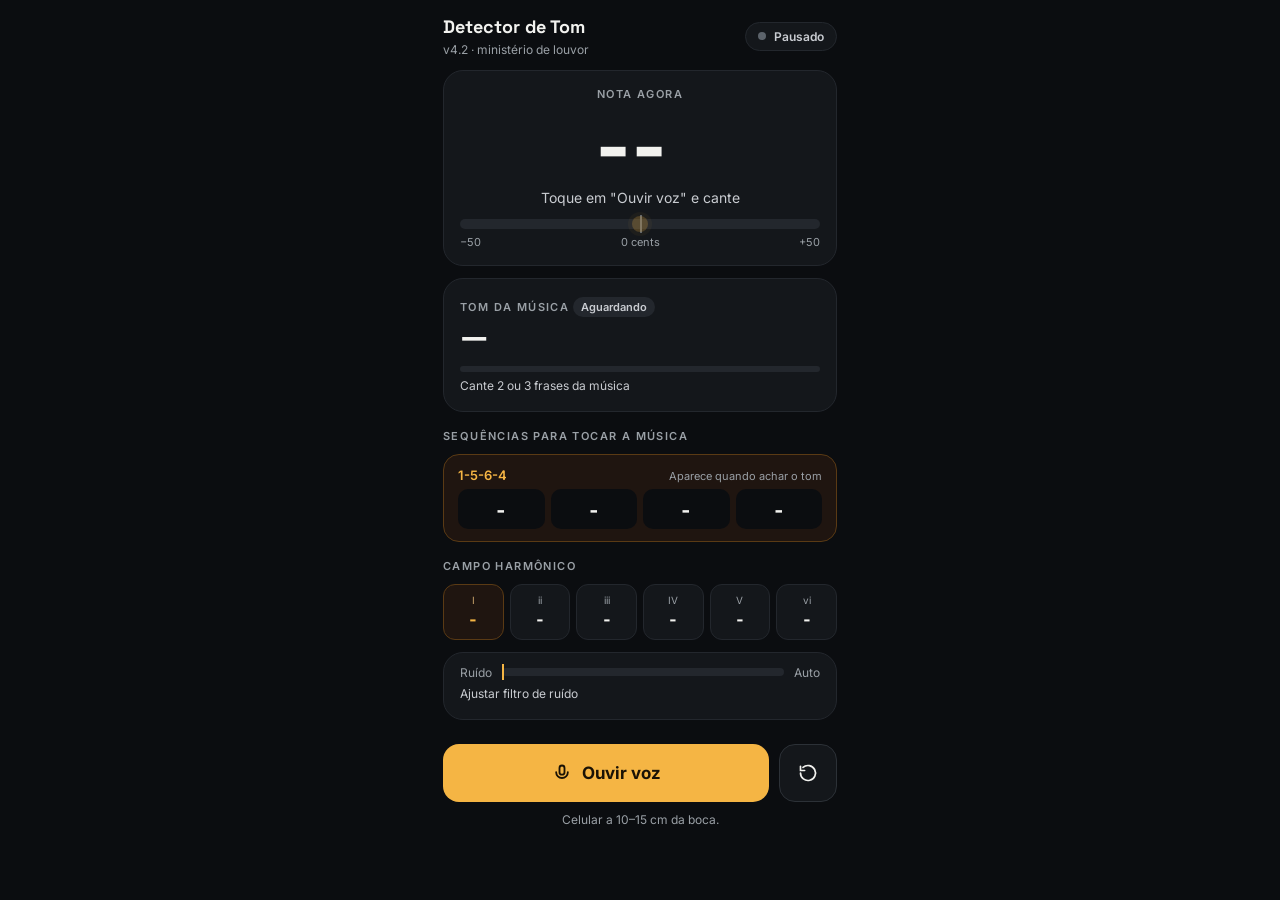
<file: detector-tom/index.html>
<!DOCTYPE html>
<html lang="pt-BR">
<head>
<meta charset="UTF-8">
<meta name="viewport" content="width=device-width, initial-scale=1.0, viewport-fit=cover">
<meta name="theme-color" content="#0b0d10">
<title>Detector de Tom — v4.2</title>
<link rel="manifest" href="manifest.webmanifest">
<link rel="icon" href="icon-192.png">
<link rel="apple-touch-icon" href="apple-touch-icon.png">
<meta name="apple-mobile-web-app-capable" content="yes">
<meta name="mobile-web-app-capable" content="yes">
<meta name="apple-mobile-web-app-status-bar-style" content="black-translucent">
<meta name="apple-mobile-web-app-title" content="Detector Tom">
<link rel="preconnect" href="https://fonts.googleapis.com">
<link href="https://fonts.googleapis.com/css2?family=Inter:wght@400;500;600;700&family=Space+Grotesk:wght@500;600;700&display=swap" rel="stylesheet">
<style>
  :root{
    --bg:#0b0d10; --card:#14171b; --line:#23272d; --line2:#2c3137;
    --text:#f2f2ef; --soft:#c9ccd1; --muted:#9aa0a6;
    --accent:#f5b544; --accent-bg:#1f1510; --accent-line:#5a3a14;
    --green:#3fb27f; --red:#e5484d;
    --display:'Space Grotesk',system-ui,sans-serif;
  }
  *{box-sizing:border-box}
  html,body{margin:0;background:var(--bg);color:var(--text);font-family:Inter,system-ui,sans-serif;-webkit-tap-highlight-color:transparent}
  .app{max-width:430px;min-height:100dvh;margin:0 auto;padding:calc(14px + env(safe-area-inset-top)) 18px 0;display:flex;flex-direction:column;gap:12px}
  header{display:flex;justify-content:space-between;align-items:center;min-height:44px}
  .brand b{display:block;font-family:var(--display);font-size:18px}
  .brand small{font-size:12px;color:var(--muted)}
  .pill{display:flex;align-items:center;gap:8px;padding:6px 12px;border-radius:999px;background:var(--card);border:1px solid var(--line);font-size:12px;font-weight:600;color:var(--soft)}
  .pill i{width:8px;height:8px;border-radius:50%;background:#5c636b}
  .on .pill{background:var(--accent-bg);border-color:var(--accent-line);color:var(--accent)}
  .on .pill i{background:var(--accent);animation:pulse 1.2s infinite}
  @keyframes pulse{50%{opacity:.35}}
  .card{background:var(--card);border:1px solid var(--line);border-radius:20px;padding:16px}
  .label{font-size:11px;font-weight:600;letter-spacing:1.4px;color:var(--muted);text-transform:uppercase}
  .row{display:flex;justify-content:space-between;align-items:center;gap:8px}
  .meter{position:relative;height:10px;border-radius:5px;background:var(--line)}
  .meter .fill{height:100%;width:0;border-radius:5px;background:var(--green);transition:width .05s}
  .meter .gate{position:absolute;top:-4px;width:2px;height:18px;background:var(--accent);left:0}
  .legend{display:flex;justify-content:space-between;font-size:11px;color:var(--muted);margin-top:6px}
  .note{display:flex;flex-direction:column;align-items:center;gap:4px}
  .big{display:flex;align-items:flex-start;gap:4px;font-family:var(--display)}
  .big b{font-size:84px;line-height:.95}
  .big small{font-size:20px;font-weight:600;color:var(--muted);margin-top:8px;min-width:14px}
  .freq{font-size:14px;color:var(--soft);min-height:20px;text-align:center}
  .tuner{width:100%;margin-top:6px}
  .tuner .mid{position:absolute;left:50%;top:-4px;width:2px;height:18px;background:#5c636b}
  .tuner .dot{position:absolute;left:50%;top:-3px;width:16px;height:16px;border-radius:50%;background:var(--accent);transform:translateX(-50%);box-shadow:0 0 0 4px rgba(245,181,68,.18);transition:left .08s;opacity:.25}
  .tuner .dot.lit{opacity:1}
  .key b{display:block;font-family:var(--display);font-size:32px;line-height:1.1;margin-top:2px}
  .key .sym{font-family:var(--display);font-size:22px;font-weight:600;color:var(--accent)}
  .badge{display:inline-block;padding:3px 8px;border-radius:999px;font-size:11px;font-weight:600;background:var(--line);color:var(--soft)}
  .badge.ok{background:#12301f;color:#5fd39a}
  .bar{height:6px;border-radius:3px;background:var(--line);overflow:hidden;margin-top:12px}
  .bar div{height:100%;width:0;background:var(--accent);transition:width .3s}
  .conf{display:block;font-size:12px;color:var(--soft);margin-top:6px}
  .alt{display:block;font-size:12px;color:var(--muted);margin-top:2px}
  .chords{display:grid;grid-template-columns:repeat(6,minmax(0,1fr));gap:6px;margin-top:10px}
  .chord{background:var(--card);border:1px solid var(--line);border-radius:12px;padding:9px 0;display:flex;flex-direction:column;align-items:center;gap:1px}
  .chord span{font-size:10px;color:var(--muted)}
  .chord b{font-family:var(--display);font-size:18px}
  .chord.tonic{background:var(--accent-bg);border-color:var(--accent-line)}
  .chord.tonic span{color:#c9a36a}.chord.tonic b{color:var(--accent)}
  .progs{display:flex;flex-direction:column;gap:8px;margin-top:10px}
  .prog{width:100%;text-align:left;background:var(--card);border:1px solid var(--line);border-radius:16px;padding:12px 14px;color:var(--text);display:flex;flex-direction:column;gap:6px;cursor:pointer;font-family:inherit}
  .prog.sel{border-color:var(--accent-line);background:var(--accent-bg)}
  .prog .top{display:flex;justify-content:space-between;align-items:baseline;gap:8px}
  .prog .deg{font-size:13px;font-weight:600;color:var(--soft)}
  .prog.sel .deg{color:var(--accent)}
  .prog .tag{font-size:11px;color:var(--muted)}
  .prog .cs{display:flex;gap:6px}
  .prog .cs b{flex:1;text-align:center;font-family:var(--display);font-size:22px;padding:6px 0;border-radius:10px;background:var(--bg)}
  .gaterow{display:flex;align-items:center;gap:10px}
  .gaterow>span{font-size:12px;color:var(--muted)}
  .gaterow .meter{flex:1;height:8px}
  .gaterow .meter .gate{top:-4px;height:16px}
  details{font-size:12px;color:var(--muted)}
  details summary{cursor:pointer;padding:6px 0;list-style:none;color:var(--soft)}
  details summary::-webkit-details-marker{display:none}
  input[type=range]{width:100%;height:28px;margin:4px 0 0;accent-color:var(--accent)}
  .dock{position:sticky;bottom:0;margin:0 -18px;padding:12px 18px calc(14px + env(safe-area-inset-bottom));background:linear-gradient(to top,var(--bg) 75%,rgba(11,13,16,0));display:flex;flex-direction:column;gap:10px}
  .actions{display:flex;gap:10px}
  button{font-family:inherit;cursor:pointer;border:none}
  .btn-main{flex:1;height:58px;border-radius:16px;background:var(--accent);color:#1a1205;font-size:17px;font-weight:700;display:flex;align-items:center;justify-content:center;gap:10px}
  .on .btn-main{background:var(--red);color:#fff}
  .btn-reset{width:58px;height:58px;border-radius:16px;background:var(--card);border:1px solid var(--line2);color:var(--text);display:flex;align-items:center;justify-content:center}
  .tip{font-size:12px;color:var(--muted);text-align:center;line-height:1.4}
  #btnInstall{display:none;background:none;color:var(--accent);font-size:13px;font-weight:600;padding:6px}
</style>
</head>
<body>
<div class="app" id="app">

  <header>
    <div class="brand"><b>Detector de Tom</b><small>v4.2 · ministério de louvor</small></div>
    <div class="pill"><i></i><span id="pillText">Pausado</span></div>
  </header>

  <section class="card note">
    <span class="label">Nota agora</span>
    <div class="big"><b id="noteName">--</b><small id="noteOct"></small></div>
    <div class="freq" id="freqText">Toque em "Ouvir voz" e cante</div>
    <div class="tuner">
      <div class="meter"><div class="mid"></div><div class="dot" id="centDot"></div></div>
      <div class="legend"><span>−50</span><span id="centText">0 cents</span><span>+50</span></div>
    </div>
  </section>

  <section class="card key">
    <div class="row" style="align-items:flex-end">
      <div><span class="label">Tom da música</span> <span class="badge" id="keyBadge">Aguardando</span><b id="keyName">—</b></div>
      <span class="sym" id="keySym"></span>
    </div>
    <div class="bar"><div id="confBar"></div></div>
    <span class="conf" id="confText">Cante 2 ou 3 frases da música</span>
    <span class="alt" id="altText"></span>
  </section>

  <section>
    <span class="label">Sequências para tocar a música</span>
    <div class="progs" id="progs"></div>
  </section>

  <section>
    <span class="label">Campo harmônico</span>
    <div class="chords" id="field"></div>
  </section>

  <section class="card" style="padding:12px 16px">
    <div class="gaterow">
      <span>Ruído</span>
      <div class="meter"><div class="fill" id="vu"></div><div class="gate" id="gateMark"></div></div>
      <span id="gateMode">Auto</span>
    </div>
    <details>
      <summary>Ajustar filtro de ruído</summary>
      <label for="gateSlider">Rigor do filtro (padrão 2)</label>
      <input id="gateSlider" type="range" min="1.5" max="5" step="0.5" value="2">
      <div>Aumente se o barulho da sala disparar notas sozinho.</div>
    </details>
  </section>

  <div class="dock">
    <div class="actions">
      <button class="btn-main" id="btnStart">
        <svg id="icoMic" width="20" height="20" viewBox="0 0 24 24" fill="none" stroke="currentColor" stroke-width="2.2" stroke-linecap="round" stroke-linejoin="round" aria-hidden="true"><rect x="9" y="3" width="6" height="11" rx="3"/><path d="M5 11a7 7 0 0 0 14 0"/></svg>
        <svg id="icoStop" width="18" height="18" viewBox="0 0 24 24" fill="none" stroke="currentColor" stroke-width="2.2" aria-hidden="true" style="display:none"><rect x="6" y="6" width="12" height="12" rx="2"/></svg>
        <span id="btnText">Ouvir voz</span>
      </button>
      <button class="btn-reset" id="btnReset" aria-label="Limpar leitura">
        <svg width="20" height="20" viewBox="0 0 24 24" fill="none" stroke="currentColor" stroke-width="2" stroke-linecap="round" aria-hidden="true"><path d="M3 12a9 9 0 1 0 3-6.7"/><path d="M3 4v5h5"/></svg>
      </button>
    </div>
    <div class="tip">Celular a 10–15 cm da boca. <button id="btnInstall">Instalar app</button></div>
  </div>

</div>

<!-- ===== MOTOR (sem DOM) ===== -->
<script id="engine">
  // Detector de Tom — motor v4.2
  const NOTES = ["C","C#","D","Eb","E","F","F#","G","Ab","A","Bb","B"];
  const NOTES_PT = ["Dó","Dó#","Ré","Mi♭","Mi","Fá","Fá#","Sol","Lá♭","Lá","Si♭","Si"];
  // Perfis Albrecht & Shanahan (2013) — melhores para melodia que Krumhansl
  const PROF_MAJ = [0.238,0.006,0.111,0.006,0.137,0.094,0.016,0.214,0.009,0.080,0.008,0.081];
  const PROF_MIN = [0.220,0.006,0.104,0.123,0.019,0.103,0.012,0.214,0.062,0.022,0.061,0.052];
  const MAJ_STEPS = [0,2,4,5,7,9,11];

  const CFG = {
    clarityMin: 0.85,     // MPM: rejeita som sem nota definida
    mpmK: 0.9,            // MPM: primeiro pico >= 90% do maior (anti erro de oitava)
    fMin: 75, fMax: 1050, // extensão vocal
    stableMs: 150,        // nota precisa durar isso para contar
    phraseGapMs: 220,     // silêncio que fecha uma frase (respiração)
    secPerPhrase: 3.5,    // canto emendado: cada 3,5 s de voz conta como 1 frase
    phraseBonus: 1.5,     // peso extra (em segundos) da última nota da frase
    minPhrases: 2,        // mostra o tom após 2 frases...
    minSeconds: 6,        // ...ou 6 s de voz firme
    beta: 28,             // calibração: confiança mostrada = acerto medido
    confirmConf: 88,      // confiança para confirmar e travar o tom (testado)
    gateFactor: 2,        // gate = piso de ruído × fator (testado: 2 = melhor)
    gateFloorMin: 0.004
  };

  function pearson(x, y) {
    let sx=0,sy=0,sxy=0,sx2=0,sy2=0;
    for (let i=0;i<12;i++){ sx+=x[i]; sy+=y[i]; sxy+=x[i]*y[i]; sx2+=x[i]*x[i]; sy2+=y[i]*y[i]; }
    const den = Math.sqrt((12*sx2-sx*sx)*(12*sy2-sy*sy));
    return den === 0 ? 0 : (12*sxy - sx*sy) / den;
  }

  function rmsOf(buf) {
    let s=0; for (let i=0;i<buf.length;i++) s+=buf[i]*buf[i];
    return Math.sqrt(s/buf.length);
  }

  // McLeod Pitch Method → {freq, clarity} ou null
  function mpm(buf, sr) {
    const n = buf.length >> 1;
    const tauMax = Math.min(n - 2, Math.ceil(sr / (CFG.fMin - 5)));
    const nsdf = new Float32Array(tauMax + 2);
    for (let tau = 0; tau <= tauMax + 1; tau++) {
      let acf = 0, div = 0;
      for (let i = 0; i < n; i++) {
        const a = buf[i], b = buf[i + tau];
        acf += a * b; div += a * a + b * b;
      }
      nsdf[tau] = div > 0 ? 2 * acf / div : 0;
    }
    const peaks = [];
    let past = false, m = -1, mt = -1;
    for (let t = 1; t <= tauMax; t++) {
      if (!past) { if (nsdf[t] < 0) past = true; continue; }
      if (nsdf[t] > 0) {
        if (nsdf[t] > nsdf[t-1] && nsdf[t] >= nsdf[t+1] && nsdf[t] > m) { m = nsdf[t]; mt = t; }
      } else if (mt > 0) { peaks.push([mt, m]); m = -1; mt = -1; }
    }
    if (mt > 0) peaks.push([mt, m]);
    if (!peaks.length) return null;
    let hi = 0; for (const p of peaks) if (p[1] > hi) hi = p[1];
    if (hi < CFG.clarityMin) return null;
    const t = peaks.find(p => p[1] >= CFG.mpmK * hi)[0];
    const x1 = nsdf[t-1], x2 = nsdf[t], x3 = nsdf[t+1];
    const d = 2 * (2*x2 - x1 - x3);
    const freq = sr / (d !== 0 ? t + (x3 - x1) / d : t);
    if (freq < CFG.fMin || freq > CFG.fMax) return null;
    return { freq, clarity: nsdf[t] };
  }

  function chordName(pc, q) { return NOTES[pc] + (q === 'm' ? 'm' : q === 'dim' ? '°' : ''); }

  // Campo harmônico + sequências por tom
  function harmony(root, minor) {
    if (!minor) {
      const deg = [[0,'','I'],[2,'m','ii'],[4,'m','iii'],[5,'','IV'],[7,'','V'],[9,'m','vi']];
      const f = deg.map(([s,q,r]) => ({ roman: r, name: chordName((root+s)%12, q) }));
      const C = i => f[i].name; // 0=I 1=ii 2=iii 3=IV 4=V 5=vi
      return {
        field: f,
        progs: [
          { deg: '1-5-6-4', tag: 'Mais usada (pop e louvor)', chords: [C(0),C(4),C(5),C(3)] },
          { deg: '1-4-5-4', tag: 'Simples, 3 acordes', chords: [C(0),C(3),C(4),C(3)] },
          { deg: '6-4-1-5', tag: 'Começa triste, mesma base', chords: [C(5),C(3),C(0),C(4)] },
          { deg: '1-6-4-5', tag: 'Clássica anos 50', chords: [C(0),C(5),C(3),C(4)] },
          { deg: '1-5-6-3-4', tag: '5 acordes (estilo Cânon)', chords: [C(0),C(4),C(5),C(2),C(3)] }
        ]
      };
    }
    const deg = [[0,'m','i'],[3,'','III'],[5,'m','iv'],[7,'m','v'],[8,'','VI'],[10,'','VII']];
    const f = deg.map(([s,q,r]) => ({ roman: r, name: chordName((root+s)%12, q) }));
    const C = i => f[i].name; // 0=i 1=III 2=iv 3=v 4=VI 5=VII
    const E = NOTES[(root+7)%12]; // V maior (menor harmônica)
    return {
      field: f,
      progs: [
        { deg: '1-6-3-7', tag: 'Mais usada em tom menor', chords: [C(0),C(4),C(1),C(5)] },
        { deg: '1-4-7-3', tag: 'Balada menor', chords: [C(0),C(2),C(5),C(1)] },
        { deg: '1-7-6-7', tag: 'Andaluz suave', chords: [C(0),C(5),C(4),C(5)] },
        { deg: '1-4-5', tag: 'Com V maior (mais tensão)', chords: [C(0),C(2),E,C(0)] },
        { deg: '1-6-3-7-4', tag: '5 acordes', chords: [C(0),C(4),C(1),C(5),C(2)] }
      ]
    };
  }

  class KeyEngine {
    constructor() { this.reset(); this.noise = null; }
    reset() {
      this.hist = new Array(12).fill(0);
      this.midiWin = [];
      this.cur = -1; this.curStart = 0; this.curCounted = false;
      this.lastPc = -1; this.silenceStart = 0; this.phraseClosed = true;
      this.notes = 0; this.seconds = 0; this.lastT = 0; this.phrases = 0; this.phraseNotes = 0;
      this.key = null; this.lock = null;
    }
    effPhrases() { return Math.max(this.phrases, Math.floor(this.seconds / CFG.secPerPhrase)); }
    // atualiza piso de ruído (segue o mínimo; sobe devagar, desce rápido)
    trackNoise(rms) {
      if (this.noise === null) { this.noise = Math.max(rms, CFG.gateFloorMin); return; }
      if (rms < this.noise) this.noise = this.noise * 0.85 + rms * 0.15;
      else this.noise *= 1.0006;
      this.noise = Math.max(this.noise, CFG.gateFloorMin * 0.5);
    }
    gate() { return Math.max(CFG.gateFloorMin, (this.noise || 0) * CFG.gateFactor); }

    // um quadro de áudio → estado
    frame(buf, sr, now) {
      const dt = this.lastT ? Math.min(0.1, (now - this.lastT) / 1000) : 0.016;
      this.lastT = now;
      const rms = rmsOf(buf);
      const gate = this.gate();
      let p = null;
      if (rms >= gate) p = mpm(buf, sr);
      if (!p) this.trackNoise(rms);
      return { rms, gate, ...this.pitch(p, dt, now) };
    }

    pitch(p, dt, now) {
      if (!p) {
        this.midiWin.length = 0;
        if (this.cur !== -1) { this.silenceStart = now; this.cur = -1; this.phraseClosed = false; }
        if (!this.phraseClosed && this.lastPc >= 0 && now - this.silenceStart >= CFG.phraseGapMs) {
          this.hist[this.lastPc] += CFG.phraseBonus; // última nota da frase costuma ser a tônica
          this.phraseClosed = true;
          if (this.phraseNotes >= 3) this.phrases++;
          this.phraseNotes = 0;
          this.updateKey();
        }
        return { note: null };
      }
      const mf = 12 * Math.log2(p.freq / 440) + 69;
      this.midiWin.push(mf); if (this.midiWin.length > 5) this.midiWin.shift();
      const med = [...this.midiWin].sort((a,b)=>a-b)[this.midiWin.length >> 1];
      const midi = Math.round(med);
      const pc = ((midi % 12) + 12) % 12;
      const cents = (med - midi) * 100;

      if (pc !== this.cur) { this.cur = pc; this.curStart = now; this.curCounted = false; }
      else if (now - this.curStart >= CFG.stableMs) {
        if (!this.curCounted) { this.notes++; this.phraseNotes++; this.curCounted = true; }
        const w = dt * (0.5 + p.clarity * 0.5);
        this.hist[pc] += w; this.seconds += dt;
        this.lastPc = pc;
        this.updateKey();
      }
      return { note: { pc, midi, cents, freq: p.freq } };
    }

    // v4.1 — método híbrido (escala diatônica + perfil + tríade da tônica), testado em 5.000 melodias
    updateKey() {
      const total = this.hist.reduce((a,b)=>a+b,0);
      const phr = this.effPhrases();
      if (total <= 0 || (phr < CFG.minPhrases && this.seconds < CFG.minSeconds)) { this.key = null; return; }
      const hh = this.hist.map(x => Math.pow(x, 0.75));
      const tot = hh.reduce((a,b)=>a+b,0);
      const res = [];
      for (let r = 0; r < 12; r++) {
        const v = Array.from({length:12}, (_,i) => hh[(r + i) % 12]);
        for (const minor of [false, true]) {
          const scale = minor ? (r + 3) % 12 : r;           // escala = raiz do relativo maior
          let inScale = 0; for (const d of MAJ_STEPS) inScale += hh[(scale + d) % 12];
          const triad = (minor ? [0,3,7] : [0,4,7]).reduce((s,d) => s + hh[(r + d) % 12], 0);
          const corr = pearson(v, minor ? PROF_MIN : PROF_MAJ);
          res.push({ root: r, minor, scale, s: inScale / tot + 0.25 * corr + 0.2 * triad / tot });
        }
      }
      res.sort((a,b) => b.s - a.s);
      let best = res[0];
      // confiança calibrada = probabilidade de os ACORDES estarem certos (relativos têm os mesmos acordes)
      const ps = new Array(12).fill(0); let Z = 0;
      for (const k of res) { const e = Math.exp(CFG.beta * (k.s - best.s)); ps[k.scale] += e; Z += e; }
      const confOf = sc => Math.min(99, Math.round(100 * ps[sc] / Z));
      // trava: depois de confirmado, só troca com evidência forte e 2 frases a mais
      if (this.lock) {
        const lk = res.find(k => k.root === this.lock.root && k.minor === this.lock.minor);
        if (best.scale !== this.lock.scale && confOf(best.scale) >= 92 && phr >= this.lock.phrases + 2) this.lock = null;
        else best = lk;
      }
      const conf = confOf(best.scale);
      if (!this.lock && conf >= CFG.confirmConf && phr >= CFG.minPhrases) this.lock = { root: best.root, minor: best.minor, scale: best.scale, phrases: phr };
      const rel = res.find(k => k.scale === best.scale && k.minor !== best.minor);
      const alt = res.find(k => k.scale !== best.scale);
      this.key = { root: best.root, minor: best.minor, conf, alt, rel, locked: !!this.lock,
                   relGap: rel ? best.s - rel.s : 1, notes: this.notes, seconds: this.seconds, phrases: phr };
    }
  }

  function keyLabel(k) { return `${NOTES_PT[k.root]} ${k.minor ? 'menor' : 'Maior'}`; }
  function keySym(k) { return NOTES[k.root] + (k.minor ? 'm' : ''); }

  if (typeof module !== 'undefined') module.exports = { KeyEngine, harmony, keyLabel, keySym, mpm, CFG, NOTES };
</script>

<!-- ===== INTERFACE ===== -->
<script>
  if ('serviceWorker' in navigator) window.addEventListener('load', () => navigator.serviceWorker.register('sw.js').catch(console.error));
  let installEvt = null;
  window.addEventListener('beforeinstallprompt', e => { e.preventDefault(); installEvt = e; $('btnInstall').style.display = 'inline'; });

  const $ = id => document.getElementById(id);
  const app = $('app');
  const eng = new KeyEngine();
  let audioCtx = null, analyser = null, micStream = null, buffer = null, rafId = null, on = false;
  let selProg = 0, lastKeyId = '', lastUi = 0;

  $('btnInstall').addEventListener('click', async () => {
    if (!installEvt) return; installEvt.prompt(); await installEvt.userChoice; installEvt = null; $('btnInstall').style.display = 'none';
  });
  $('gateSlider').addEventListener('input', e => {
    CFG.gateFactor = parseFloat(e.target.value);
    $('gateMode').textContent = CFG.gateFactor === 2 ? 'Auto' : '×' + CFG.gateFactor;
  });
  $('btnStart').addEventListener('click', () => on ? stop() : start());
  $('btnReset').addEventListener('click', () => { eng.reset(); renderKey(null); });

  function setUI() {
    app.classList.toggle('on', on);
    $('pillText').textContent = on ? 'Ouvindo' : 'Pausado';
    $('btnText').textContent = on ? 'Parar' : 'Ouvir voz';
    $('icoMic').style.display = on ? 'none' : '';
    $('icoStop').style.display = on ? '' : 'none';
  }

  async function start() {
    if (!navigator.mediaDevices || !navigator.mediaDevices.getUserMedia) {
      alert('Microfone indisponível. Abra pelo link https:// do app.'); return;
    }
    try {
      micStream = await navigator.mediaDevices.getUserMedia({
        audio: { echoCancellation: true, noiseSuppression: true, autoGainControl: false, channelCount: 1 }
      });
      audioCtx = new (window.AudioContext || window.webkitAudioContext)();
      if (audioCtx.state === 'suspended') await audioCtx.resume();
      const src = audioCtx.createMediaStreamSource(micStream);
      const hp = audioCtx.createBiquadFilter(); hp.type = 'highpass'; hp.frequency.value = 80; hp.Q.value = 0.7;
      const lp = audioCtx.createBiquadFilter(); lp.type = 'lowpass'; lp.frequency.value = 1500; lp.Q.value = 0.7;
      analyser = audioCtx.createAnalyser(); analyser.fftSize = 2048; analyser.smoothingTimeConstant = 0;
      buffer = new Float32Array(analyser.fftSize);
      src.connect(hp); hp.connect(lp); lp.connect(analyser);
      eng.noise = null; on = true; setUI();
      $('freqText').textContent = 'Cante perto do microfone';
      loop();
    } catch (e) {
      console.error(e);
      alert('Microfone bloqueado. Libere a permissão do microfone para este site e tente de novo.');
    }
  }

  function stop() {
    on = false;
    if (rafId) cancelAnimationFrame(rafId);
    if (micStream) micStream.getTracks().forEach(t => t.stop());
    if (audioCtx) audioCtx.close();
    audioCtx = analyser = micStream = null;
    setUI(); $('vu').style.width = '0%'; $('centDot').classList.remove('lit');
  }

  function loop() {
    if (!on || !analyser) return;
    analyser.getFloatTimeDomainData(buffer);
    const s = eng.frame(buffer, audioCtx.sampleRate, performance.now());
    $('vu').style.width = Math.min(100, s.rms * 400) + '%';
    $('gateMark').style.left = Math.min(100, s.gate * 400) + '%';
    renderNote(s.note);
    const now = performance.now();
    if (now - lastUi > 250) { lastUi = now; renderKey(eng.key); }
    rafId = requestAnimationFrame(loop);
  }

  function renderNote(n) {
    const dot = $('centDot');
    if (!n) { dot.classList.remove('lit'); return; }
    const c = Math.round(n.cents);
    $('noteName').textContent = NOTES[n.pc];
    $('noteOct').textContent = Math.floor(n.midi / 12) - 1;
    $('freqText').textContent = `${NOTES_PT_UI[n.pc]} · ${n.freq.toFixed(1).replace('.', ',')} Hz`;
    dot.classList.add('lit');
    dot.style.left = (50 + Math.max(-50, Math.min(50, c))) + '%';
    $('centText').textContent = (c > 0 ? '+' : c < 0 ? '−' : '') + Math.abs(c) + ' cents';
  }
  const NOTES_PT_UI = ["Dó","Dó#","Ré","Mi♭","Mi","Fá","Fá#","Sol","Lá♭","Lá","Si♭","Si"];

  function renderKey(k) {
    const badge = $('keyBadge');
    if (!k) {
      $('keyName').textContent = eng.seconds > 0 ? 'Analisando…' : '—';
      $('keySym').textContent = '';
      $('confBar').style.width = Math.min(30, eng.effPhrases() * 15) + '%';
      $('confText').textContent = eng.seconds > 0 ? `Continue cantando… ${eng.effPhrases()} de 2 frases` : 'Cante 2 ou 3 frases da música';
      $('altText').textContent = '';
      badge.textContent = 'Aguardando'; badge.className = 'badge';
      renderHarmony(null); return;
    }
    $('keyName').textContent = keyLabel(k);
    $('keySym').textContent = keySym(k);
    $('confBar').style.width = k.conf + '%';
    $('confText').textContent = `Confiança ${k.conf}% · ${k.phrases} frase${k.phrases===1?'':'s'} · ${k.notes} notas`;
    const sure = k.locked;
    badge.textContent = sure ? 'Confirmado' : 'Provável'; badge.className = sure ? 'badge ok' : 'badge';
    let alt = '';
    if (k.rel && k.relGap < 0.03) alt = `Pode ser ${keyLabel(k.rel)} (mesmos acordes). `;
    if (!sure && k.alt) alt += `2ª opção: ${keyLabel(k.alt)}. Cante mais uma frase.`;
    $('altText').textContent = alt;
    const id = keySym(k);
    if (id !== lastKeyId) { lastKeyId = id; selProg = 0; renderHarmony(harmony(k.root, k.minor)); }
  }

  function renderHarmony(h) {
    const field = $('field'), progs = $('progs');
    if (!h) {
      field.innerHTML = ['I','ii','iii','IV','V','vi'].map((r,i) =>
        `<div class="chord${i?'':' tonic'}"><span>${r}</span><b>-</b></div>`).join('');
      progs.innerHTML = `<div class="prog sel"><div class="top"><span class="deg">1-5-6-4</span><span class="tag">Aparece quando achar o tom</span></div><div class="cs"><b>-</b><b>-</b><b>-</b><b>-</b></div></div>`;
      lastKeyId = ''; return;
    }
    field.innerHTML = h.field.map((c,i) => `<div class="chord${i?'':' tonic'}"><span>${c.roman}</span><b>${c.name}</b></div>`).join('');
    progs.innerHTML = h.progs.map((p,i) =>
      `<button class="prog${i===selProg?' sel':''}" data-i="${i}"><div class="top"><span class="deg">${p.deg}</span><span class="tag">${p.tag}</span></div><div class="cs">${p.chords.map(c=>`<b>${c}</b>`).join('')}</div></button>`).join('');
  }
  $('progs').addEventListener('click', e => {
    const b = e.target.closest('.prog[data-i]'); if (!b) return;
    selProg = +b.dataset.i;
    document.querySelectorAll('.prog').forEach(x => x.classList.toggle('sel', x === b));
  });

  renderKey(null);
</script>
</body>
</html>
</file>
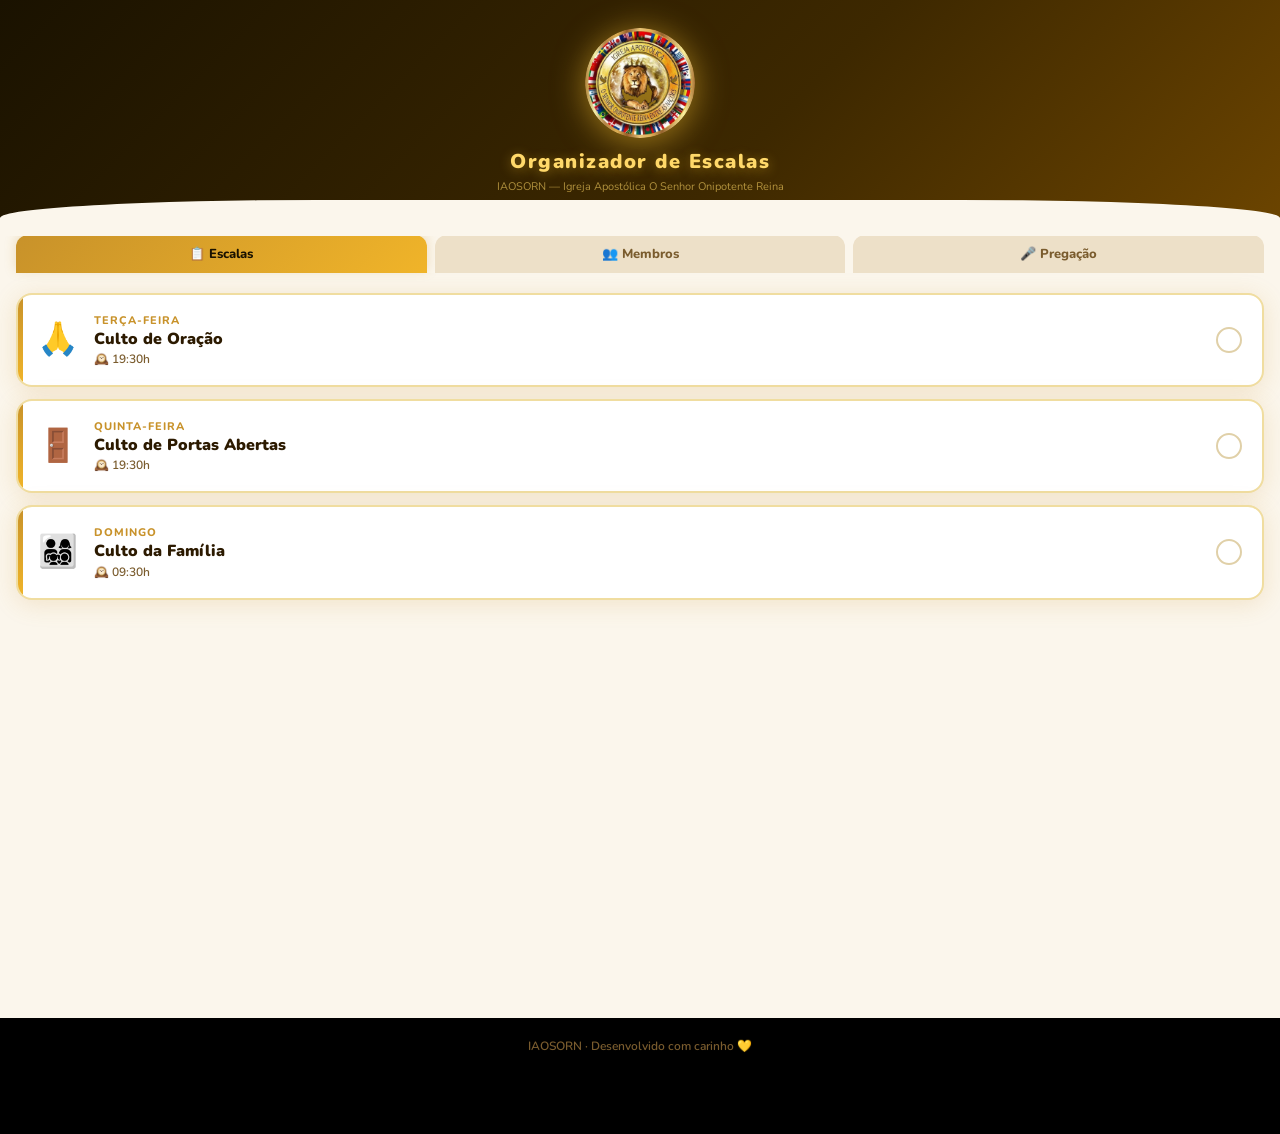
<file: escalas_versao_celular (1).html>
<!DOCTYPE html>
<html lang="pt-BR">
<head>
  <meta charset="UTF-8" />
  <meta name="viewport" content="width=device-width, initial-scale=1.0, maximum-scale=1.0"/>
  <title>Escalas - IAOSORN</title>
  <link href="https://fonts.googleapis.com/css2?family=Nunito:wght@400;600;700;800;900&display=swap" rel="stylesheet"/>
  <style>
    :root {
      --ouro:        #C8922A;
      --ouro-claro:  #F0B429;
      --ouro-brilho: #FFD96A;
      --ouro-suave:  #FFF8E7;
      --ouro-borda:  #E8C86A;
      --escuro:      #1A1200;
      --marrom:      #3D2800;
      --texto:       #2C1A00;
      --texto-sub:   #7A5C2E;
      --branco:      #FFFFFF;
      --cinza:       #FBF6EC;
      --verde:       #2E7D32;
      --radius:      18px;
      --radius-sm:   10px;
      --sombra:      0 4px 24px rgba(200,146,42,0.18);
      --sombra-lg:   0 8px 32px rgba(200,146,42,0.30);
    }
    * { box-sizing: border-box; margin: 0; padding: 0; }
    body {
      font-family: 'Nunito', sans-serif;
      background: #000000;
      min-height: 100vh;
      padding-bottom: 60px;
    }

    /* ── HEADER ── */
    .app-header {
      background: linear-gradient(135deg, #1A1200, #3D2800 60%, #6B4400);
      padding: 28px 20px 24px;
      text-align: center;
      position: relative;
      border-bottom: 3px solid var(--ouro);
    }
    .app-header::after {
      content:''; position:absolute;
      bottom:-18px; left:0; right:0;
      height:36px; background:var(--cinza);
      border-radius:50% 50% 0 0 / 100%;
    }
    .logo-placeholder {
      width:110px; height:110px;
      border-radius:50%;
      background:transparent;
      margin:0 auto 10px;
      display:flex; align-items:center; justify-content:center;
      font-size:32px;
      filter: drop-shadow(0 4px 16px rgba(255,200,50,0.55));
    }
    .logo-placeholder img {
      width:100%; height:100%;
      border-radius:50%; object-fit:cover;
    }
    .app-header h1 {
      color:var(--ouro-brilho);
      font-size:20px; font-weight:900;
      letter-spacing:1.5px;
      text-shadow:0 2px 12px rgba(255,200,50,0.4);
    }
    .app-header p {
      color:rgba(255,215,100,0.6);
      font-size:11px; margin-top:4px;
    }

    /* ── TABS ── */
    .nav-tabs {
      display:flex; background:var(--cinza);
      padding:14px 16px 0; gap:8px;
    }
    .tab-btn {
      flex:1; padding:10px 4px;
      border:none; border-radius:12px 12px 0 0;
      font-size:13px; font-weight:800;
      font-family:'Nunito',sans-serif;
      cursor:pointer; color:var(--texto-sub);
      background:#EDE0C8; transition:all .2s;
    }
    .tab-btn.active {
      background:linear-gradient(135deg,var(--ouro),var(--ouro-claro));
      color:var(--escuro);
      box-shadow:0 -3px 12px rgba(200,146,42,0.25);
    }

    /* ── MAIN ── */
    .main {
      background:var(--cinza);
      padding:20px 16px;
      min-height:calc(100vh - 155px);
    }
    .tela { display:none; }
    .tela.active { display:block; }

    /* ── CARD ── */
    .card {
      background:var(--branco);
      border-radius:var(--radius);
      box-shadow:var(--sombra);
      padding:20px 16px;
      margin-bottom:16px;
      border:1px solid #F0DDA0;
    }
    .card-title {
      font-size:12px; font-weight:800;
      color:var(--ouro);
      text-transform:uppercase; letter-spacing:1.2px;
      margin-bottom:14px;
    }

    /* ── BOTÕES DE CULTO (GRANDES) ── */
    .culto-grid {
      display:flex; flex-direction:column; gap:12px;
      margin-bottom:16px;
    }
    .culto-btn {
      display:flex; align-items:center; gap:16px;
      background:var(--branco);
      border:2px solid #F0DDA0;
      border-radius:16px;
      padding:18px 20px;
      cursor:pointer;
      box-shadow:var(--sombra);
      transition:all .15s;
      text-align:left;
      width:100%;
      font-family:'Nunito',sans-serif;
      position:relative;
      overflow:hidden;
    }
    .culto-btn::before {
      content:'';
      position:absolute; left:0; top:0; bottom:0;
      width:5px;
      background:linear-gradient(to bottom,var(--ouro),var(--ouro-claro));
      border-radius:4px 0 0 4px;
    }
    .culto-btn:active {
      transform:scale(0.97);
      box-shadow:0 2px 8px rgba(200,146,42,0.15);
    }
    .culto-btn.selected {
      border-color:var(--ouro);
      background:var(--ouro-suave);
      box-shadow:0 4px 20px rgba(200,146,42,0.3);
    }
    .culto-btn.selected::before {
      width:6px;
    }
    .culto-emoji {
      font-size:32px;
      flex-shrink:0;
      line-height:1;
    }
    .culto-info { flex:1; }
    .culto-dia {
      font-size:11px; font-weight:800;
      color:var(--ouro); text-transform:uppercase;
      letter-spacing:1px; margin-bottom:2px;
    }
    .culto-nome {
      font-size:16px; font-weight:900;
      color:var(--texto); line-height:1.2;
    }
    .culto-hora {
      font-size:12px; font-weight:600;
      color:var(--texto-sub); margin-top:2px;
    }
    .culto-check {
      width:26px; height:26px;
      border-radius:50%;
      border:2px solid #E0D0A8;
      display:flex; align-items:center; justify-content:center;
      flex-shrink:0; transition:all .2s;
      font-size:14px; color:transparent;
    }
    .culto-btn.selected .culto-check {
      background:linear-gradient(135deg,var(--ouro),var(--ouro-claro));
      border-color:var(--ouro);
      color:var(--escuro);
    }

    /* ── DATA ── */
    .data-wrap {
      background:var(--branco);
      border-radius:var(--radius);
      box-shadow:var(--sombra);
      padding:16px;
      margin-bottom:16px;
      border:1px solid #F0DDA0;
      display:none;
    }
    .data-wrap.visible { display:block; }
    .data-label {
      font-size:12px; font-weight:800;
      color:var(--ouro); text-transform:uppercase;
      letter-spacing:1px; margin-bottom:10px;
    }
    input[type="date"] {
      display:block; width:100%;
      background:var(--ouro-suave);
      border:1.5px solid var(--ouro-borda);
      border-radius:var(--radius-sm);
      padding:14px 16px;
      font-size:16px; font-family:'Nunito',sans-serif;
      color:var(--texto); font-weight:700;
      appearance:none; -webkit-appearance:none; outline:none;
    }
    input[type="date"]:focus {
      border-color:var(--ouro);
      box-shadow:0 0 0 3px rgba(200,146,42,0.18);
    }

    /* ── SELECTS ── */
    select, input[type="text"] {
      display:block; width:100%;
      background:var(--ouro-suave);
      border:1.5px solid var(--ouro-borda);
      border-radius:var(--radius-sm);
      padding:11px 14px;
      font-size:15px; font-family:'Nunito',sans-serif;
      color:var(--texto); font-weight:700;
      appearance:none; -webkit-appearance:none; outline:none;
    }
    select:focus, input[type="text"]:focus {
      border-color:var(--ouro);
      box-shadow:0 0 0 3px rgba(200,146,42,0.18);
    }
    .field { margin-bottom:14px; }
    .field label {
      display:block; font-size:13px;
      font-weight:700; color:var(--texto-sub); margin-bottom:6px;
    }
    .duplo { display:flex; gap:10px; }
    .duplo select { flex:1; }

    /* ── TABELA INTERCESSÃO ── */
    .tabela-inter { width:100%; border-collapse:collapse; margin-top:4px; }
    .tabela-inter th {
      background:var(--ouro-suave); color:var(--ouro);
      font-size:12px; font-weight:800;
      padding:8px 10px; text-align:left;
      border-bottom:2px solid var(--ouro-borda);
    }
    .tabela-inter td {
      padding:6px 10px;
      border-bottom:1px solid #F5E8C0;
      vertical-align:middle;
    }
    .tabela-inter td:first-child {
      font-size:13px; font-weight:800;
      color:var(--ouro); white-space:nowrap; width:70px;
    }
    .tabela-inter select { padding:7px 10px; font-size:14px; }

    /* ── HISTÓRICO ── */
    .historico-box {
      background:var(--ouro-suave);
      border-radius:var(--radius-sm);
      padding:12px 14px; font-size:13px;
      color:var(--texto); white-space:pre-wrap;
      line-height:1.6; max-height:160px;
      overflow-y:auto; font-weight:600;
      border:1px solid var(--ouro-borda);
    }

    /* ── BOTÃO FINALIZAR ── */
    .btn-finalizar {
      display:block; width:100%;
      background:linear-gradient(135deg,#2E7D32,#43A047);
      color:white; border:none; border-radius:50px;
      padding:17px; font-size:17px; font-weight:900;
      cursor:pointer; box-shadow:0 6px 20px rgba(46,125,50,0.3);
      transition:transform .15s; margin-top:8px;
      font-family:'Nunito',sans-serif;
    }
    .btn-finalizar:active { transform:scale(0.97); }

    .btns-share { display:none; flex-direction:column; gap:12px; margin-top:16px; }
    .btns-share.visible { display:flex; }

    .btn-whats {
      display:flex; align-items:center; justify-content:center; gap:10px;
      background:#25D366; color:white; border:none; border-radius:50px;
      padding:16px; font-size:16px; font-weight:800; cursor:pointer;
      box-shadow:0 6px 20px rgba(37,211,102,0.35);
      font-family:'Nunito',sans-serif; transition:transform .15s;
    }
    .btn-whats:active { transform:scale(0.97); }

    .btn-copiar {
      display:flex; align-items:center; justify-content:center; gap:10px;
      background:white; color:var(--ouro); border:2px solid var(--ouro);
      border-radius:50px; padding:14px; font-size:16px; font-weight:800;
      cursor:pointer; box-shadow:var(--sombra);
      font-family:'Nunito',sans-serif; transition:transform .15s;
    }
    .btn-copiar:active { transform:scale(0.97); }

    /* ── MEMBROS ── */
    .input-row { display:flex; gap:8px; margin-bottom:12px; }
    .input-row input { flex:1; }
    .btn-add {
      background:linear-gradient(135deg,var(--ouro),var(--ouro-claro));
      color:var(--escuro); border:none; border-radius:var(--radius-sm);
      padding:11px 18px; font-size:24px; font-weight:900;
      cursor:pointer; flex-shrink:0;
      box-shadow:var(--sombra); transition:transform .15s; line-height:1;
    }
    .btn-add:active { transform:scale(0.95); }
    .lista-nomes { display:flex; flex-direction:column; gap:8px; }
    .nome-item {
      display:flex; align-items:center;
      background:var(--ouro-suave);
      border:1px solid var(--ouro-borda);
      border-radius:var(--radius-sm);
      padding:12px 14px;
      animation:fadeIn .2s ease;
    }
    @keyframes fadeIn { from{opacity:0;transform:translateY(-6px)} to{opacity:1;transform:translateY(0)} }
    .nome-item span { font-size:15px; font-weight:700; color:var(--texto); flex:1; }
    .badge {
      font-size:11px; font-weight:800; color:var(--ouro);
      background:rgba(200,146,42,0.15); padding:3px 8px;
      border-radius:20px; margin-right:8px;
      border:1px solid var(--ouro-borda); white-space:nowrap;
    }
    .btn-del {
      background:#FFF0F0; border:1.5px solid #FFCDD2; color:#C62828;
      border-radius:8px; width:34px; height:34px;
      font-size:15px; cursor:pointer; flex-shrink:0;
      font-weight:900; display:flex; align-items:center; justify-content:center;
    }
    .btn-del:active { background:#FFCDD2; }
    .nomes-count {
      text-align:center; font-size:12px; font-weight:700;
      color:var(--texto-sub); margin-bottom:12px;
    }
    .aviso-vazio {
      text-align:center; padding:24px;
      color:var(--texto-sub); font-size:14px; font-weight:600;
    }

    /* ── TOAST ── */
    .toast {
      position:fixed; bottom:30px; left:50%;
      transform:translateX(-50%) translateY(100px);
      background:var(--marrom); color:var(--ouro-brilho);
      padding:12px 24px; border-radius:50px;
      font-size:14px; font-weight:700; z-index:999;
      transition:transform .3s,opacity .3s;
      opacity:0; white-space:nowrap;
      border:1px solid var(--ouro);
    }
    .toast.show { transform:translateX(-50%) translateY(0); opacity:1; }


    /* ── MODAL SENHA ── */
    .modal-overlay {
      display:none; position:fixed; inset:0;
      background:rgba(26,18,0,0.75);
      z-index:1000; align-items:center; justify-content:center;
    }
    .modal-overlay.visible { display:flex; }
    .modal-box {
      background:var(--branco); border-radius:var(--radius);
      padding:28px 24px; width:88%; max-width:360px;
      border:2px solid var(--ouro-borda);
      box-shadow:var(--sombra-lg);
      text-align:center; animation:fadeIn .2s ease;
    }
    .modal-titulo {
      font-size:18px; font-weight:900;
      color:var(--ouro); margin-bottom:8px;
    }
    .modal-sub {
      font-size:13px; color:var(--texto-sub);
      font-weight:600; margin-bottom:18px;
    }
    .modal-input {
      display:block; width:100%;
      background:var(--ouro-suave);
      border:2px solid var(--ouro-borda);
      border-radius:var(--radius-sm);
      padding:14px; font-size:22px;
      font-family:'Nunito',sans-serif;
      font-weight:900; color:var(--texto);
      text-align:center; letter-spacing:6px;
      outline:none; margin-bottom:14px;
    }
    .modal-input:focus { border-color:var(--ouro); }
    .modal-input.erro { border-color:#C62828; animation:shake .3s ease; }
    @keyframes shake {
      0%,100%{transform:translateX(0)}
      25%{transform:translateX(-8px)}
      75%{transform:translateX(8px)}
    }
    .modal-msg { font-size:13px; color:#C62828; font-weight:700; min-height:20px; margin-bottom:10px; }
    .btn-modal-ok {
      display:block; width:100%;
      background:linear-gradient(135deg,var(--ouro),var(--ouro-claro));
      color:var(--escuro); border:none; border-radius:50px;
      padding:14px; font-size:16px; font-weight:900;
      cursor:pointer; font-family:'Nunito',sans-serif;
      box-shadow:var(--sombra-lg);
    }
    .btn-modal-ok:active { transform:scale(0.97); }
    .btn-modal-cancel {
      display:block; width:100%; background:transparent;
      border:none; color:var(--texto-sub); font-size:14px;
      font-weight:700; cursor:pointer; margin-top:10px;
      font-family:'Nunito',sans-serif; padding:6px;
    }



    /* ── SELECT CUSTOMIZADO ── */
    .select-wrap {
      position:relative; display:block; margin-bottom:14px;
    }
    .select-wrap::after {
      content:'▼'; position:absolute; right:14px; top:50%;
      transform:translateY(-50%);
      color:var(--ouro); font-size:11px; pointer-events:none;
      font-weight:900;
    }
    .select-wrap select {
      padding-right:36px; margin-bottom:0;
      cursor:pointer;
    }
    .select-wrap select option {
      background:#1A1400; color:var(--ouro-brilho);
    }
    /* selected option highlight */
    .select-wrap select.has-value {
      border-color:var(--ouro);
      color:var(--ouro-brilho);
      background: linear-gradient(135deg,#1A1400,#2A2000);
    }

    /* ── BARRA DE PROGRESSO ── */
    .progresso-wrap {
      background:#111100; border:1px solid var(--ouro-borda);
      border-radius:var(--radius); padding:16px;
      margin-bottom:16px; display:none;
    }
    .progresso-wrap.visible { display:block; }
    .progresso-header {
      display:flex; justify-content:space-between; align-items:center;
      margin-bottom:10px;
    }
    .progresso-label {
      font-size:12px; font-weight:800; color:var(--ouro);
      text-transform:uppercase; letter-spacing:1px;
    }
    .progresso-pct {
      font-size:13px; font-weight:900; color:var(--ouro-brilho);
    }
    .progresso-bar-bg {
      background:#1A1400; border-radius:50px; height:10px;
      border:1px solid var(--ouro-borda); overflow:hidden;
    }
    .progresso-bar-fill {
      height:100%; border-radius:50px;
      background:linear-gradient(90deg,var(--ouro),var(--ouro-brilho));
      transition:width .4s ease;
      width:0%;
    }
    .progresso-campos {
      font-size:12px; color:var(--ouro); margin-top:7px;
      font-weight:600; text-align:center;
    }

    /* ── MODAL PREVIEW ── */
    .preview-overlay {
      display:none; position:fixed; inset:0;
      background:rgba(0,0,0,0.88);
      z-index:1001; flex-direction:column;
    }
    .preview-overlay.visible { display:flex; }
    .preview-header {
      background:linear-gradient(135deg,#1A1200,#3D2800);
      border-bottom:2px solid var(--ouro);
      padding:16px 20px;
      display:flex; justify-content:space-between; align-items:center;
      flex-shrink:0;
    }
    .preview-titulo { font-size:16px; font-weight:900; color:var(--ouro-brilho); }
    .btn-preview-close {
      background:transparent; border:1.5px solid var(--ouro-borda);
      color:var(--ouro); border-radius:8px; width:36px; height:36px;
      font-size:18px; cursor:pointer; font-weight:900;
      display:flex; align-items:center; justify-content:center;
    }
    .preview-body {
      flex:1; overflow-y:auto; padding:20px 16px;
      background:#000;
    }
    .preview-msg {
      background:#111100; border:1px solid var(--ouro-borda);
      border-radius:var(--radius); padding:18px;
      font-size:14px; color:var(--ouro-brilho);
      font-family:'Nunito',sans-serif; font-weight:600;
      white-space:pre-wrap; line-height:1.7;
    }
    .preview-footer {
      background:#111100; border-top:1px solid var(--ouro-borda);
      padding:16px; display:flex; gap:10px; flex-shrink:0;
    }
    .btn-preview-ok {
      flex:1; background:linear-gradient(135deg,var(--ouro),var(--ouro-claro));
      color:var(--escuro); border:none; border-radius:50px;
      padding:14px; font-size:15px; font-weight:900;
      cursor:pointer; font-family:'Nunito',sans-serif;
    }
    .btn-preview-edit {
      flex:0 0 auto; background:#1A1400; border:1.5px solid var(--ouro-borda);
      color:var(--ouro); border-radius:50px; padding:14px 18px;
      font-size:14px; font-weight:800; cursor:pointer;
      font-family:'Nunito',sans-serif;
    }

    /* ── BUSCA MEMBROS ── */
    .busca-wrap {
      position:relative; margin-bottom:14px;
    }
    .busca-wrap input {
      padding-left:38px;
    }
    .busca-icon {
      position:absolute; left:12px; top:50%;
      transform:translateY(-50%);
      color:var(--ouro); font-size:16px; pointer-events:none;
    }
    .sort-btn {
      background:#1A1400; border:1.5px solid var(--ouro-borda);
      color:var(--ouro); border-radius:8px; padding:5px 10px;
      font-size:11px; font-weight:800; cursor:pointer;
      font-family:'Nunito',sans-serif; margin-left:6px;
    }
    .sort-btn.ativo { background:var(--ouro); color:var(--escuro); }


    /* ── PREGAÇÃO ── */
    .mes-nav {
      display:flex; align-items:center; justify-content:space-between;
      background:linear-gradient(135deg,#1A1200,#3D2800);
      border:2px solid var(--ouro); border-radius:var(--radius);
      padding:14px 16px; margin-bottom:14px;
    }
    .mes-nav-btn {
      background:#1A1400; border:1.5px solid var(--ouro-borda);
      color:var(--ouro-brilho); border-radius:10px;
      width:36px; height:36px; font-size:18px; font-weight:900;
      cursor:pointer; display:flex; align-items:center; justify-content:center;
    }
    .mes-nav-info { text-align:center; }
    .mes-nav-nome { font-size:20px; font-weight:900; color:var(--ouro-brilho); }
    .mes-nav-ano { font-size:12px; color:var(--ouro); font-weight:700; }
    .preg-item {
      background:#111100; border:1px solid #3A2800;
      border-radius:var(--radius-sm); padding:13px 14px;
      margin-bottom:9px; display:flex; align-items:flex-start; gap:10px;
      position:relative; overflow:hidden;
    }
    .preg-item::before {
      content:''; position:absolute; left:0; top:0; bottom:0;
      width:4px; background:linear-gradient(to bottom,var(--ouro),var(--ouro-claro));
    }
    .preg-item.especial { border-color:var(--ouro); background:linear-gradient(135deg,#1A1400,#2A1E00); }
    .preg-item.especial::before { width:5px; background:linear-gradient(to bottom,#FFD700,#C8922A); }
    .preg-data {
      font-size:13px; font-weight:900; color:var(--ouro-brilho);
      min-width:48px; text-align:center; flex-shrink:0; padding-top:1px;
    }
    .preg-data small { display:block; font-size:10px; color:var(--ouro); font-weight:700; margin-top:2px; }
    .preg-info { flex:1; min-width:0; }
    .preg-nome { font-size:14px; font-weight:900; color:var(--ouro-brilho); }
    .preg-cargo { font-size:11px; font-weight:800; color:var(--ouro); text-transform:uppercase; letter-spacing:0.5px; margin-top:2px; }
    .preg-obs { font-size:11px; color:var(--ouro); margin-top:4px; font-style:italic; font-weight:600; line-height:1.4; }
    .preg-tag {
      background:linear-gradient(135deg,var(--ouro),var(--ouro-claro));
      color:var(--escuro); border-radius:20px;
      font-size:10px; font-weight:900; padding:3px 9px;
      flex-shrink:0; white-space:nowrap; margin-top:2px;
    }
    .preg-tag.verde { background:linear-gradient(135deg,#2E7D32,#43A047); color:white; }
    .preg-tag.ceia { background:linear-gradient(135deg,#8B4513,#D2691E); color:white; }
    .preg-tag.quinta { background:linear-gradient(135deg,#1565C0,#1E88E5); color:white; }
    .preg-tag.domingo { background:linear-gradient(135deg,#6A1B9A,#9C27B0); color:white; }
    .btn-comp-preg {
      display:block; width:100%; background:#25D366; border:none; color:white;
      border-radius:50px; padding:14px; font-size:14px; font-weight:800;
      cursor:pointer; font-family:'Nunito',sans-serif; margin-bottom:8px;
    }
    .btn-editar-preg {
      display:block; width:100%; background:transparent;
      border:1.5px solid var(--ouro-borda); color:var(--ouro);
      border-radius:50px; padding:12px; font-size:14px; font-weight:800;
      cursor:pointer; font-family:'Nunito',sans-serif; margin-bottom:12px;
    }
    /* EDITOR MODAL */
    .editor-overlay {
      display:none; position:fixed; inset:0;
      background:rgba(0,0,0,0.92); z-index:300;
      flex-direction:column;
    }
    .editor-overlay.visible { display:flex; }
    .editor-hdr {
      background:linear-gradient(135deg,#1A1200,#3D2800);
      border-bottom:2px solid var(--ouro); padding:14px 16px;
      display:flex; justify-content:space-between; align-items:center; flex-shrink:0;
    }
    .editor-titulo { font-size:15px; font-weight:900; color:var(--ouro-brilho); }
    .editor-body { flex:1; overflow-y:auto; padding:16px; background:#000; }
    .editor-footer {
      background:#111100; border-top:1px solid #3A2800;
      padding:14px; display:flex; gap:8px; flex-shrink:0;
    }
    .editor-item {
      background:#111100; border:1px solid #3A2800; border-radius:var(--radius-sm);
      padding:12px; margin-bottom:10px;
    }
    .editor-item-hdr {
      display:flex; justify-content:space-between; align-items:center; margin-bottom:10px;
    }
    .editor-item-num { font-size:12px; font-weight:900; color:var(--ouro); }
    .btn-remover-item {
      background:#200000; border:1px solid #500000; color:#FF6B6B;
      border-radius:7px; width:28px; height:28px; font-size:13px;
      cursor:pointer; display:flex; align-items:center; justify-content:center;
    }
    .editor-row { display:flex; gap:8px; margin-bottom:8px; }
    .editor-row input, .editor-row select {
      flex:1; background:#1A1400; border:1.5px solid #3A2800;
      border-radius:var(--radius-sm); padding:9px 11px;
      font-size:13px; font-family:'Nunito',sans-serif;
      color:var(--ouro-brilho); font-weight:700; outline:none;
    }
    .editor-row input::placeholder { color:rgba(200,146,42,0.5); }
    .editor-row select option { background:#1A1400; color:var(--ouro-brilho); }
    .editor-row.full input, .editor-row.full textarea {
      width:100%; flex:none;
    }
    .editor-row textarea {
      width:100%; background:#1A1400; border:1.5px solid #3A2800;
      border-radius:var(--radius-sm); padding:9px 11px;
      font-size:12px; font-family:'Nunito',sans-serif;
      color:var(--ouro-brilho); font-weight:600; outline:none; resize:none; min-height:50px;
    }
    .editor-row label { font-size:11px; color:var(--ouro); font-weight:700; display:block; margin-bottom:4px; }
    .btn-add-item {
      display:block; width:100%; background:#1A1400;
      border:1.5px dashed var(--ouro-borda); color:var(--ouro);
      border-radius:var(--radius-sm); padding:12px; font-size:14px;
      font-weight:800; cursor:pointer; font-family:'Nunito',sans-serif;
      margin-bottom:12px; text-align:center;
    }
    .obs-card {
      background:#111100; border:1px solid #3A2800; border-radius:var(--radius);
      padding:14px; margin-bottom:12px;
    }
    .obs-card .card-title { margin-bottom:10px; }
    .obs-card textarea {
      width:100%; background:#1A1400; border:1.5px solid #3A2800;
      border-radius:var(--radius-sm); padding:10px 12px;
      font-size:13px; font-family:'Nunito',sans-serif;
      color:var(--ouro-brilho); font-weight:600; outline:none; resize:none; min-height:80px;
    }
    .vazio-preg {
      text-align:center; padding:32px 16px;
      color:var(--ouro); font-size:14px; font-weight:700;
    }

    /* ── CONTADOR DE ESCALA ── */
    /* ── CONTADOR DE ESCALA ── */
    .contador-badge {
      display:inline-flex; align-items:center; justify-content:center;
      background:linear-gradient(135deg,var(--ouro),var(--ouro-claro));
      color:var(--escuro); border-radius:20px;
      font-size:11px; font-weight:900;
      padding:2px 8px; margin-left:8px;
      min-width:22px; flex-shrink:0;
    }
    /* ── PALAVRA DO DIA / AVISO ── */
    .palavra-card {
      background:#111100; border:1px solid var(--ouro-borda);
      border-radius:var(--radius); padding:20px 16px;
      margin-bottom:16px;
    }
    .palavra-icon { font-size:28px; text-align:center; margin-bottom:8px; }
    .palavra-titulo {
      font-size:12px; font-weight:800; color:var(--ouro);
      text-transform:uppercase; letter-spacing:1.2px;
      margin-bottom:10px; text-align:center;
    }
    .palavra-texto {
      font-size:15px; font-weight:700; color:var(--ouro-brilho);
      text-align:center; line-height:1.5; font-style:italic;
    }
    .palavra-ref {
      font-size:12px; color:var(--ouro); text-align:center;
      margin-top:6px; font-weight:600;
    }
    /* ── AVISO / COMENTÁRIO ── */
    .aviso-section {
      background:#111100; border:1px solid var(--ouro-borda);
      border-radius:var(--radius); padding:20px 16px;
      margin-bottom:16px;
    }
    .aviso-titulo {
      font-size:12px; font-weight:800; color:var(--ouro);
      text-transform:uppercase; letter-spacing:1.2px; margin-bottom:12px;
    }
    textarea#avisoTexto {
      display:block; width:100%;
      background:#1A1400; border:1.5px solid var(--ouro-borda);
      border-radius:var(--radius-sm); padding:12px 14px;
      font-size:14px; font-family:'Nunito',sans-serif;
      color:var(--ouro-brilho); font-weight:600;
      resize:none; outline:none; min-height:80px;
      transition:border .15s;
      box-sizing:border-box;
    }
    textarea#avisoTexto:focus { border-color:var(--ouro); }
    textarea#avisoTexto::placeholder { color:var(--ouro); opacity:0.5; }

    footer {
      text-align:center; padding:20px;
      color:var(--texto-sub); font-size:12px; font-weight:600;
    }
    .hidden { display:none; }
  </style>
</head>
<body>

<div class="app-header">
  <div class="logo-placeholder" id="logoWrap"><img src="[data-uri]" alt="Logo IAOSORN"/></div>
  <h1>Organizador de Escalas</h1>
  <p>IAOSORN — Igreja Apostólica O Senhor Onipotente Reina</p>
</div>

<div class="nav-tabs">
  <button class="tab-btn active" onclick="mudarTela('escalas',this)">📋 Escalas</button>
  <button class="tab-btn" onclick="mudarTela('nomes',this)">👥 Membros</button>
  <button class="tab-btn" onclick="mudarTela('pregacao',this)">🎤 Pregação</button>
</div>

<div class="main">

  <!-- ═══ ESCALAS ═══ -->
  <div id="tela-escalas" class="tela active">

    <!-- ÚLTIMA ESCALA -->
    <div id="escalaAnterior" class="card hidden">
      <div class="card-title">📋 Última Escala Salva</div>
      <div class="historico-box" id="escalaSalva"></div>
    </div>

    <!-- BOTÕES DE CULTO -->
    <div class="culto-grid">

      <button class="culto-btn" id="btn-terca" onclick="selecionarCulto('terca')">
        <span class="culto-emoji">🙏</span>
        <div class="culto-info">
          <div class="culto-dia">Terça-feira</div>
          <div class="culto-nome">Culto de Oração</div>
          <div class="culto-hora">🕰️ 19:30h</div>
        </div>
        <div class="culto-check" id="check-terca">✓</div>
      </button>

      <button class="culto-btn" id="btn-quinta" onclick="selecionarCulto('quinta')">
        <span class="culto-emoji">🚪</span>
        <div class="culto-info">
          <div class="culto-dia">Quinta-feira</div>
          <div class="culto-nome">Culto de Portas Abertas</div>
          <div class="culto-hora">🕰️ 19:30h</div>
        </div>
        <div class="culto-check" id="check-quinta">✓</div>
      </button>

      <button class="culto-btn" id="btn-domingo" onclick="selecionarCulto('domingo')">
        <span class="culto-emoji">👨‍👩‍👧‍👦</span>
        <div class="culto-info">
          <div class="culto-dia">Domingo</div>
          <div class="culto-nome">Culto da Família</div>
          <div class="culto-hora">🕰️ 09:30h</div>
        </div>
        <div class="culto-check" id="check-domingo">✓</div>
      </button>

    </div>

    <!-- DATA -->
    <div class="data-wrap" id="dataWrap">
      <div class="data-label">📅 Data do Culto</div>
      <input type="date" id="data" lang="pt-BR" required onchange="mostrarDataPT()" />
      <div id="dataPT" style="font-size:13px;font-weight:800;color:var(--ouro-brilho);text-align:center;margin-top:8px;min-height:18px;"></div>
    </div>

    <!-- PROGRESSO -->
    <div class="progresso-wrap" id="progressoWrap">
      <div class="progresso-header">
        <span class="progresso-label">⚡ Progresso da Escala</span>
        <span class="progresso-pct" id="progrPct">0%</span>
      </div>
      <div class="progresso-bar-bg"><div class="progresso-bar-fill" id="progrFill"></div></div>
      <div class="progresso-campos" id="progrCampos">0 de 0 campos preenchidos</div>
    </div>

    <!-- CAMPOS DINÂMICOS -->
    <div id="campos"></div>
    <!-- PALAVRA DO DIA -->
    <div class="palavra-card" id="palavraCard" style="display:none;">
      <div class="palavra-icon">📖</div>
      <div class="palavra-titulo">✝️ Palavra do Dia</div>
      <div class="palavra-texto" id="palavraTexto"></div>
      <div class="palavra-ref" id="palavraRef"></div>
    </div>

    <!-- AVISO / COMENTÁRIO -->
    <div class="aviso-section" id="avisoSection" style="display:none;">
      <div class="aviso-titulo">📣 Aviso ou Comentário</div>
      <textarea id="avisoTexto" placeholder="Escreva um aviso, recado ou observação para a escala..." maxlength="300"></textarea>
    </div>

    <div id="botaoFinalizar"></div>

    <!-- COMPARTILHAR -->
    <div id="botoesFinalizar" class="btns-share">
      <button class="btn-whats" onclick="enviarWhatsapp()">
        <svg width="22" height="22" viewBox="0 0 24 24" fill="white"><path d="M17.472 14.382c-.297-.149-1.758-.867-2.03-.967-.273-.099-.471-.148-.67.15-.197.297-.767.966-.94 1.164-.173.199-.347.223-.644.075-.297-.15-1.255-.463-2.39-1.475-.883-.788-1.48-1.761-1.653-2.059-.173-.297-.018-.458.13-.606.134-.133.298-.347.446-.52.149-.174.198-.298.298-.497.099-.198.05-.371-.025-.52-.075-.149-.669-1.612-.916-2.207-.242-.579-.487-.5-.669-.51-.173-.008-.371-.01-.57-.01-.198 0-.52.074-.792.372-.272.297-1.04 1.016-1.04 2.479 0 1.462 1.065 2.875 1.213 3.074.149.198 2.096 3.2 5.077 4.487.709.306 1.262.489 1.694.625.712.227 1.36.195 1.871.118.571-.085 1.758-.719 2.006-1.413.248-.694.248-1.289.173-1.413-.074-.124-.272-.198-.57-.347m-5.421 7.403h-.004a9.87 9.87 0 01-5.031-1.378l-.361-.214-3.741.982.998-3.648-.235-.374a9.86 9.86 0 01-1.51-5.26c.001-5.45 4.436-9.884 9.888-9.884 2.64 0 5.122 1.03 6.988 2.898a9.825 9.825 0 012.893 6.994c-.003 5.45-4.437 9.884-9.885 9.884m8.413-18.297A11.815 11.815 0 0012.05 0C5.495 0 .16 5.335.157 11.892c0 2.096.547 4.142 1.588 5.945L.057 24l6.305-1.654a11.882 11.882 0 005.683 1.448h.005c6.554 0 11.89-5.335 11.893-11.893a11.821 11.821 0 00-3.48-8.413Z"/></svg>
        Compartilhar no WhatsApp
      </button>
      <button class="btn-copiar" onclick="copiarEscala()">📋 Copiar Escala</button>
      <button class="btn-copiar" style="color:#888;border-color:#ccc;" onclick="resetar()">🔄 Nova Escala</button>
    </div>

  </div>

  <!-- ═══ MEMBROS ═══ -->
  <div id="tela-nomes" class="tela">
    <div class="card">
      <div class="card-title">✨ Adicionar Membro</div>
      <div class="input-row">
        <input type="text" id="novoNome" placeholder="Ex: PR JOÃO ou DIAC ANA" maxlength="40"
          onkeydown="if(event.key==='Enter') adicionarNome()" />
        <button class="btn-add" onclick="adicionarNome()">+</button>
      </div>
      <p style="font-size:12px;color:var(--ouro);font-weight:600;line-height:1.5;">
        💡 Prefixos: AP · BPO · BPA · PR · PRA · EV · MISS · DIAC
      </p>
    </div>
    <div class="card">
      <div style="display:flex;justify-content:space-between;align-items:center;margin-bottom:14px;">
        <div class="card-title" style="margin-bottom:0;">👥 Lista de Membros</div>
        <div>
          <button class="sort-btn" id="sortAZ" onclick="alternarOrdem()" title="Ordenar A-Z">A-Z</button>
          <button onclick="resetarTodosContadores()" style="background:transparent;border:1px solid var(--ouro-borda);color:var(--ouro);border-radius:8px;padding:5px 10px;font-size:11px;font-weight:800;cursor:pointer;font-family:'Nunito',sans-serif;margin-left:6px;">🔄</button>
        </div>
      </div>
      <div class="busca-wrap">
        <span class="busca-icon">🔍</span>
        <input type="text" id="buscaNome" placeholder="Buscar membro..." oninput="renderizarLista()"
          style="margin-bottom:0;" />
      </div>
      <div class="nomes-count" id="nomesCount"></div>
      <div class="lista-nomes" id="listaNomes"></div>
    </div>
  </div>


  <!-- ═══ PREGAÇÃO ═══ -->
  <div id="tela-pregacao" class="tela">

    <!-- NAVEGAÇÃO DE MÊS -->
    <div class="mes-nav">
      <button class="mes-nav-btn" onclick="mudarMes(-1)">‹</button>
      <div class="mes-nav-info">
        <div class="mes-nav-nome" id="mesNome">ABRIL</div>
        <div class="mes-nav-ano" id="mesAno">2025 — Escala de Pregação</div>
      </div>
      <button class="mes-nav-btn" onclick="mudarMes(1)">›</button>
    </div>

    <!-- LISTA -->
    <div id="listaPreg"></div>

    <!-- OBSERVAÇÕES -->
    <div class="obs-card" id="obsCard">
      <div class="card-title">📌 Observações do Mês</div>
      <div id="obsTexto" style="font-size:13px;color:var(--ouro-brilho);font-weight:600;line-height:1.7;white-space:pre-wrap;"></div>
    </div>

    <button class="btn-comp-preg" onclick="compartilharPregacao()">📲 Compartilhar no WhatsApp</button>
    <button class="btn-editar-preg" onclick="abrirEditor()">✏️ Editar Escala deste Mês</button>

  </div>

<!-- EDITOR PREGAÇÃO -->
<div class="editor-overlay" id="editorOverlay">
  <div class="editor-hdr">
    <span class="editor-titulo" id="editorTitulo">✏️ Editar Escala</span>
    <button class="btn-close" onclick="fecharEditor()" style="background:transparent;border:1.5px solid #3A2800;color:var(--ouro);border-radius:7px;width:32px;height:32px;font-size:16px;cursor:pointer;font-weight:900;display:flex;align-items:center;justify-content:center;">✕</button>
  </div>
  <div class="editor-body">
    <div id="editorItens"></div>
    <button class="btn-add-item" onclick="adicionarItemEditor()">＋ Adicionar Culto / Evento</button>
    <div class="obs-card">
      <div class="card-title">📌 Observações do Mês</div>
      <textarea id="editorObs" placeholder="Ex: Evangelismo no Domingo às 10h&#10;Santa Ceia dia 26 — Ministrar: MISS VAL" rows="4"></textarea>
    </div>
  </div>
  <div class="editor-footer">
    <button class="btn-preview-edit" onclick="fecharEditor()" style="flex:0 0 auto;background:#1A1400;border:1.5px solid #3A2800;color:var(--ouro);border-radius:50px;padding:12px 16px;font-size:13px;font-weight:800;cursor:pointer;font-family:'Nunito',sans-serif;">✕ Cancelar</button>
    <button class="btn-preview-ok" onclick="salvarEscalaPregacao()" style="flex:1;background:linear-gradient(135deg,var(--ouro),var(--ouro-claro));color:var(--escuro);border:none;border-radius:50px;padding:12px;font-size:14px;font-weight:900;cursor:pointer;font-family:'Nunito',sans-serif;">💾 Salvar</button>
  </div>
</div>

</div>

</div><!-- end main -->

<!-- MODAL SENHA -->
<div class="modal-overlay" id="modalSenha">
  <div class="modal-box">
    <div class="modal-titulo">🔐 Área Restrita</div>
    <div class="modal-sub">Digite a senha para gerenciar membros</div>
    <input type="password" class="modal-input" id="senhaInput" maxlength="6" inputmode="numeric"
      placeholder="••••••" onkeydown="if(event.key==='Enter') verificarSenha()" />
    <div class="modal-msg" id="senhaMsg"></div>
    <button class="btn-modal-ok" onclick="verificarSenha()">✓ Entrar</button>
    <button class="btn-modal-cancel" onclick="fecharModal()">Cancelar</button>
  </div>
</div>

<!-- MODAL PREVIEW -->
<div class="preview-overlay" id="previewOverlay">
  <div class="preview-header">
    <span class="preview-titulo">👁️ Prévia da Escala</span>
    <button class="btn-preview-close" onclick="fecharPreview()">✕</button>
  </div>
  <div class="preview-body">
    <div class="preview-msg" id="previewMsg"></div>
  </div>
  <div class="preview-footer">
    <button class="btn-preview-edit" onclick="fecharPreview()">✏️ Editar</button>
    <button class="btn-preview-ok" onclick="confirmarFinalizar()">✅ Confirmar e Salvar</button>
  </div>
</div>

<footer><p>IAOSORN · Desenvolvido com carinho 💛</p></footer>
<div class="toast" id="toast"></div>

<script>
  // ── DADOS ──
  const NOMES_PADRAO = ["AP MALU","BPO ALEXANDRE","BPA FABIANA","PR JARBAS","PRA LUANA","PRA MEYRE","EV JOÃO PAULO","EV RAFAEL","MISS VAL","DIAC ROSE","DIAC MAX","DIAC ENILDA"];
  const STORAGE_NOMES = 'iaosorn_nomes_v2';
  const STORAGE_CONT = 'iaosorn_contadores_v1';
  const STORAGE_PALAVRA = 'iaosorn_palavra_idx';
  const versiculos = [
    {t:"O Senhor é o meu pastor; nada me faltará.", r:"Salmo 23:1"},
    {t:"Entrega o teu caminho ao Senhor; confia nele, e ele tudo fará.", r:"Salmo 37:5"},
    {t:"Tudo posso naquele que me fortalece.", r:"Filipenses 4:13"},
    {t:"O Senhor é bom, um refúgio em tempos de angústia.", r:"Naum 1:7"},
    {t:"Confia no Senhor de todo o teu coração e não te estribes no teu próprio entendimento.", r:"Provérbios 3:5"},
    {t:"Eu sou o caminho, a verdade e a vida; ninguém vem ao Pai senão por mim.", r:"João 14:6"},
    {t:"O amor sufre longo, é benigno; o amor não inveja, não se vangloria, não se ensoberbece.", r:"1 Coríntios 13:4"},
    {t:"Sede fortes e corajosos. Não temais, nem vos assusteis diante deles, porque o Senhor teu Deus é quem vai contigo.", r:"Deuteronômio 31:6"},
    {t:"Porque Deus não nos deu espírito de covardia, mas de poder, de amor e de moderação.", r:"2 Timóteo 1:7"},
    {t:"E tudo quanto fizerdes, fazei-o de todo o coração, como ao Senhor e não aos homens.", r:"Colossenses 3:23"},
    {t:"Pedi e dar-se-vos-á; buscai e achareis; batei e abrir-se-vos-á.", r:"Mateus 7:7"},
    {t:"Louvai ao Senhor, porque ele é bom; porque a sua benignidade dura para sempre.", r:"Salmo 107:1"},
    {t:"Alegrai-vos sempre no Senhor; outra vez digo, alegrai-vos.", r:"Filipenses 4:4"},
    {t:"O Senhor é a minha luz e a minha salvação; a quem temerei? O Senhor é a força da minha vida; a quem me recearei?", r:"Salmo 27:1"},
    {t:"Não te deixes vencer do mal, mas vence o mal com o bem.", r:"Romanos 12:21"},
    {t:"Porque Deus amou o mundo de tal maneira que deu o seu Filho unigênito, para que todo aquele que nele crê não pereça, mas tenha a vida eterna.", r:"João 3:16"},
    {t:"Buscai primeiro o reino de Deus e a sua justiça, e todas essas coisas vos serão acrescentadas.", r:"Mateus 6:33"},
    {t:"A paz de Deus, que excede todo o entendimento, guardará os vossos corações e os vossos pensamentos em Cristo Jesus.", r:"Filipenses 4:7"},
    {t:"Porque eu bem sei os pensamentos que tenho a vosso respeito, diz o Senhor; pensamentos de paz e não de mal.", r:"Jeremias 29:11"},
    {t:"Vinde a mim todos os que estais cansados e sobrecarregados, e eu vos darei descanso.", r:"Mateus 11:28"},
    {t:"Porque onde dois ou três estiverem reunidos em meu nome, aí estou eu no meio deles.", r:"Mateus 18:20"},
    {t:"Nenhuma arma forjada contra ti prosperará; e toda língua que se levantar contra ti em juízo, tu a condenarás.", r:"Isaías 54:17"},
    {t:"Eu vos darei coração novo e porei dentro de vós espírito novo.", r:"Ezequiel 36:26"},
    {t:"Aquele que habita no esconderijo do Altíssimo, e descansa à sombra do Onipotente, este dirá ao Senhor: Ele é o meu Deus.", r:"Salmo 91:1-2"},
    {t:"Graças a Deus pelo seu dom inefável.", r:"2 Coríntios 9:15"},
    {t:"Não andeis ansiosos por coisa alguma; antes em tudo, pela oração e pela súplica, com ações de graças, apresentai as vossas petições a Deus.", r:"Filipenses 4:6"},
    {t:"O Senhor te abençoe e te guarde; o Senhor faça resplandecer o seu rosto sobre ti e tenha misericórdia de ti.", r:"Números 6:24-25"},
    {t:"Mas os que esperam no Senhor renovarão as suas forças; subirão com asas como águias.", r:"Isaías 40:31"},
    {t:"Posso, por meio daquele que me fortalece, tudo.", r:"Filipenses 4:13 (ARA)"},
    {t:"Bem-aventurados os limpos de coração, porque eles verão a Deus.", r:"Mateus 5:8"}
  ];

  function getPalavraDoDia() {
    // Pega índice salvo — avança um a cada nova chamada do dia
    const hoje = new Date().toDateString();
    const saved = JSON.parse(localStorage.getItem(STORAGE_PALAVRA) || '{"idx":0,"dia":""}');
    let idx = saved.idx;
    // Se mudou de dia, avança para o próximo versículo
    if (saved.dia !== hoje) {
      idx = (idx + 1) % versiculos.length;
      localStorage.setItem(STORAGE_PALAVRA, JSON.stringify({idx, dia: hoje}));
    }
    return versiculos[idx];
  }

  let cultoAtual = '';

  function getNomes() {
    const s = localStorage.getItem(STORAGE_NOMES);
    if (s) return JSON.parse(s);
    localStorage.setItem(STORAGE_NOMES, JSON.stringify(NOMES_PADRAO));
    return [...NOMES_PADRAO];
  }
  function salvarNomes(l) { localStorage.setItem(STORAGE_NOMES, JSON.stringify(l)); }

  // ── CONTADORES ──
  function getContadores() {
    const s = localStorage.getItem(STORAGE_CONT);
    return s ? JSON.parse(s) : {};
  }
  function salvarContadores(c) { localStorage.setItem(STORAGE_CONT, JSON.stringify(c)); }
  function incrementarContador(nome) {
    const c = getContadores();
    c[nome] = (c[nome] || 0) + 1;
    salvarContadores(c);
  }
  function resetarContadoresDaEscala(nomesSelecionados) {
    // Incrementa cada nome que foi selecionado nesta escala
    const vistos = new Set(nomesSelecionados);
    vistos.forEach(n => { if(n) incrementarContador(n); });
  }

  // ── SELECIONAR CULTO ──
  function selecionarCulto(culto) {
    // remove seleção anterior
    ['terca','quinta','domingo'].forEach(c => {
      document.getElementById('btn-' + c).classList.remove('selected');
    });
    document.getElementById('btn-' + culto).classList.add('selected');
    cultoAtual = culto;

    // mostra campo de data
    document.getElementById('dataWrap').classList.add('visible');

    // limpa campos abaixo
    document.getElementById('campos').innerHTML = '';
    document.getElementById('botoesFinalizar').classList.remove('visible');
    document.getElementById('botaoFinalizar').innerHTML = '';

    gerarCampos(culto);
    exibirHistorico(culto);

    // scroll suave para a data
    setTimeout(() => {
      document.getElementById('dataWrap').scrollIntoView({behavior:'smooth', block:'center'});
    }, 200);
  }

  function gerarCampos(culto) {
    const campos = document.getElementById('campos');
    campos.innerHTML = '';
    document.getElementById('progressoWrap').classList.add('visible');

    const hora = culto === 'domingo' ? '09:30' : '19:30';
    campos.innerHTML += card('🕰️ Abertura do Culto — ' + hora, sf('abertura','Responsável pela abertura'));

    if (culto === 'quinta' || culto === 'domingo') {
      campos.innerHTML += card('🎤 Louvor', sf('louvor','Responsável pelo louvor'));
      campos.innerHTML += card('💰 Oferta', sf('oferta','Responsável pela oferta'));
    }
    if (culto === 'domingo') {
      campos.innerHTML += card('🙏 Oração pelas Famílias', sf('familias','Responsável'));
      campos.innerHTML += card('🍞 Ministrar Santa Ceia',
        '<div class="duplo">' + sf('santa1','1º Ministrador') + sf('santa2','2º Ministrador') + '</div>');
      campos.innerHTML += card('🍷 Servir a Ceia',
        '<div class="duplo">' + sf('servir1','1º Servidor') + sf('servir2','2º Servidor') + '</div>');
    }
    if (culto === 'terca') {
      campos.innerHTML += card('🙏 Escala de Oração',
        '<div class="field"><label>19:45</label>' + sf('oracao1945','Escolher nome') + '</div>' +
        '<div class="field"><label>20:00</label>' + sf('oracao2000','Escolher nome') + '</div>' +
        '<div class="field"><label>20:15</label>' + sf('oracao2015','Escolher nome') + '</div>');
    }
    gerarIntercessao(culto);
    document.getElementById('botaoFinalizar').innerHTML =
      '<button class="btn-finalizar" onclick="abrirPreview()">👁️ Prévia da Escala</button>';
  }

  function card(titulo, conteudo) {
    return '<div class="card"><div class="card-title">' + titulo + '</div>' + conteudo + '</div>';
  }
  function sf(id, ph) {
    const nomes = getNomes().slice().sort((a,b)=>a.localeCompare(b,'pt'));
    let s = '<select id="' + id + '" onchange="atualizarProgresso();this.classList.toggle('has-value',this.value!=='')">'
          + '<option value="">' + ph + '</option>';
    nomes.forEach(n => s += '<option value="' + n + '">' + n + '</option>');
    return '<div class="field"><div class="select-wrap">' + s + '</select></div></div>';
  }

  function gerarIntercessao(culto) {
    const nomes = getNomes();
    let ini = culto === 'domingo' ? '09:30' : '19:30';
    let fim = culto === 'domingo' ? '11:15' : (culto === 'quinta' ? '20:45' : '20:15');
    let t = '<table class="tabela-inter"><tr><th>Horário</th><th>Intercessor</th></tr>';
    while (ini <= fim) {
      const sid = 'intercessao' + ini.replace(':','');
      const opts = nomes.map(n => '<option value="' + n + '">' + n + '</option>').join('');
      t += '<tr><td>' + ini + '</td><td><div class="select-wrap"><select id="' + sid + '" onchange="atualizarProgresso();this.classList.toggle(\"has-value\",this.value!==\"\")"><option value="">Escolher</option>' + opts + '</select></div></td></tr>';
      ini = addMin(ini, 15);
    }
    t += '</table>';
    document.getElementById('campos').innerHTML += card('🙌 Escala de Intercessão', t);
  }

  function mostrarDataPT() {
    const v = document.getElementById('data').value;
    if (!v) { document.getElementById('dataPT').textContent=''; return; }
    const [ano,mes,dia] = v.split('-').map(Number);
    const dias = ['Domingo','Segunda-feira','Terça-feira','Quarta-feira','Quinta-feira','Sexta-feira','Sábado'];
    const meses = ['Janeiro','Fevereiro','Março','Abril','Maio','Junho','Julho','Agosto','Setembro','Outubro','Novembro','Dezembro'];
    const d = new Date(ano, mes-1, dia);
    document.getElementById('dataPT').textContent = dias[d.getDay()] + ', ' + dia + ' de ' + meses[mes-1] + ' de ' + ano;
  }

  function addMin(h, m) {
    const [hh,mm] = h.split(':').map(Number);
    const d = new Date(); d.setHours(hh, mm + m);
    return d.toTimeString().substring(0,5);
  }

  function gerarMsg() {
    const rawDate = document.getElementById('data')?.value || '';
    const [ano,mes,dia] = rawDate.split('-');
    const data = rawDate ? dia+'/'+mes+'/'+ano : '??/??/????';
    const nomes = {terca:'Terça-feira — Culto de Oração', quinta:'Quinta-feira — Culto de Portas Abertas', domingo:'Domingo — Culto da Família'};
    let msg = '✝️ *ESCALA - IAOSORN*\n📅 ' + data + ' — ' + (nomes[cultoAtual]||'Culto') + '\n' + '─'.repeat(30) + '\n\n';

    const b = {abertura:'🕰️ Abertura',louvor:'🎤 Louvor',oferta:'💰 Oferta',familias:'🙏 Oração pelas Famílias'};
    for (const id in b) { const v = document.getElementById(id)?.value; if(v) msg += b[id]+': *'+v+'*\n'; }

    const santa = ['santa1','santa2'].map(id=>document.getElementById(id)?.value).filter(Boolean).join(' / ');
    if (santa) msg += '🍞 Ministrar Santa Ceia: *'+santa+'*\n';
    const servir = ['servir1','servir2'].map(id=>document.getElementById(id)?.value).filter(Boolean).join(' / ');
    if (servir) msg += '🍷 Servir a Ceia: *'+servir+'*\n';

    if (cultoAtual === 'terca') {
      msg += '\n🙏 *Escala de Oração:*\n';
      ['1945','2000','2015'].forEach(h=>{
        const v = document.getElementById('oracao'+h)?.value;
        if(v) msg += h.substring(0,2)+':'+h.substring(2)+' — '+v+'\n';
      });
    }
    let inter = '';
    document.querySelectorAll('table select').forEach(s=>{
      if(s.id.startsWith('intercessao') && s.value) {
        const h = s.id.replace('intercessao','');
        inter += h.substring(0,2)+':'+h.substring(2)+' — '+s.value+'\n';
      }
    });
    if (inter) msg += '\n🙌 *Escala de Intercessão:*\n'+inter;
    // Palavra do dia (usa a que está exibida na tela)
    const ptxt = document.getElementById('palavraTexto')?.textContent || '';
    const pref = document.getElementById('palavraRef')?.textContent || '';
    if (ptxt) msg += '\n'+'─'.repeat(30)+'\n📖 _'+ptxt+'_\n_'+pref+'_';
    // Aviso
    const aviso = document.getElementById('avisoTexto')?.value?.trim();
    if (aviso) msg += '\n\n📣 *Aviso:*\n_'+aviso+'_';
    msg += '\n\n✨ _A paz do Senhor a todos! Semana abençoada!_ 🙌';
    return msg.trim();
  }

  function finalizar() {
    // Coleta todos os nomes selecionados para contar
    const nomesSelecionados = [];
    document.querySelectorAll('select').forEach(s => {
      if (s.value && !s.id.startsWith('culto')) nomesSelecionados.push(s.value);
    });
    resetarContadoresDaEscala(nomesSelecionados);
    // Salva e exibe
    const msg = gerarMsg();
    if (cultoAtual) localStorage.setItem('escala_'+cultoAtual, msg);
    document.getElementById('botoesFinalizar').classList.add('visible');
    mostrarToast('✅ Escala finalizada!');
    setTimeout(()=>document.getElementById('botoesFinalizar').scrollIntoView({behavior:'smooth',block:'center'}),300);
    // Atualiza contadores na lista se estiver visível
    if (document.getElementById('tela-nomes').classList.contains('active')) renderizarLista();
  }

  function resetar() {
    ['terca','quinta','domingo'].forEach(c=>document.getElementById('btn-'+c).classList.remove('selected'));
    cultoAtual='';
    document.getElementById('data').value='';
    document.getElementById('campos').innerHTML='';
    document.getElementById('botaoFinalizar').innerHTML='';
    document.getElementById('botoesFinalizar').classList.remove('visible');
    document.getElementById('dataWrap').classList.remove('visible');
    document.getElementById('escalaAnterior').classList.add('hidden');
    document.getElementById('palavraCard').style.display='none';
    document.getElementById('progressoWrap').classList.remove('visible');
    document.getElementById('progrFill').style.width='0%';
    document.getElementById('progrPct').textContent='0%';
    document.getElementById('progrCampos').textContent='0 de 0 campos preenchidos';
    document.getElementById('avisoSection').style.display='none';
    document.getElementById('avisoTexto').value='';
    window.scrollTo({top:0,behavior:'smooth'});
  }

  function enviarWhatsapp() {
    const msg = gerarMsg();
    if (!msg.trim()) { mostrarToast('⚠️ Nenhuma escala para compartilhar.'); return; }
    window.open('https://wa.me/?text='+encodeURIComponent(msg),'_blank');
  }

  function copiarEscala() {
    const msg = gerarMsg();
    navigator.clipboard.writeText(msg).then(()=>mostrarToast('📋 Escala copiada!')).catch(()=>{
      const ta=document.createElement('textarea'); ta.value=msg;
      document.body.appendChild(ta); ta.select(); document.execCommand('copy');
      document.body.removeChild(ta); mostrarToast('📋 Escala copiada!');
    });
  }

  function exibirHistorico(culto) {
    const saved = localStorage.getItem('escala_'+culto);
    if (saved) {
      document.getElementById('escalaSalva').textContent = saved;
      document.getElementById('escalaAnterior').classList.remove('hidden');
    } else {
      document.getElementById('escalaAnterior').classList.add('hidden');
    }
  }

  // ── TABS ──
  const SENHA_CORRETA = '271842';
  const SENHA_PREGACAO = '271842'; // mesma senha, pode mudar
  let nomesDesbloqueado = false;
  let pregacaoDesbloqueado = false;
  let btnPendente = null;
  let senhaDestino = 'nomes'; // qual tela está tentando acessar

  // ── ESCALA PREGAÇÃO ──
  const STORAGE_PREG = 'iaosorn_pregacao_v1';
  const MESES_PT = ['Janeiro','Fevereiro','Março','Abril','Maio','Junho','Julho','Agosto','Setembro','Outubro','Novembro','Dezembro'];
  const DIAS_PT = ['Dom','Seg','Ter','Qua','Qui','Sex','Sáb'];
  // cultos com pregação: Quinta(4) e Domingo(0) — Terça(2) NÃO tem pregação
  const CULTOS_PREG = [0, 4]; // 0=Domingo, 4=Quinta

  let mesAtual = 3; // Abril = índice 3 (0-based)
  let anoAtual = 2025;

  const ESCALAS_PADRAO = {
    '2025-3': {
      itens: [
        {dia:2,cargo:'MISS',nome:'Val',tipo:'quinta',obs:''},
        {dia:5,cargo:'EV',nome:'João Paulo',tipo:'domingo',obs:''},
        {dia:9,cargo:'BPA',nome:'Fabiana',tipo:'quinta',obs:''},
        {dia:12,cargo:'AP',nome:'Malu',tipo:'domingo',obs:''},
        {dia:16,cargo:'PRA',nome:'Meyre',tipo:'quinta',obs:''},
        {dia:19,cargo:'',nome:'Evangelismo',tipo:'especial',obs:'Domingo às 10:00h'},
        {dia:23,cargo:'DIAC',nome:'Max',tipo:'quinta',obs:''},
        {dia:26,cargo:'BPO',nome:'Alexandre',tipo:'domingo',obs:''},
        {dia:26,cargo:'',nome:'Santa Ceia',tipo:'ceia',obs:'Ministrar: MISS VAL · Servir: RAFAEL e MEYRE'},
        {dia:30,cargo:'AP',nome:'Malu',tipo:'quinta',obs:''},
      ],
      obs: 'Evangelismo será no Domingo às 10:00h\nSanta Ceia 26/04 — Ministrar: MISS VAL | Servir: RAFAEL e MEYRE'
    }
  };

  function getChaveMes(m, a) { return a+'-'+m; }

  function getEscalaMes(m, a) {
    const chave = getChaveMes(m, a);
    const saved = localStorage.getItem(STORAGE_PREG+'_'+chave);
    if (saved) return JSON.parse(saved);
    // se tem padrão retorna ele, senão gera automaticamente os cultos do mês
    if (ESCALAS_PADRAO[chave]) return JSON.parse(JSON.stringify(ESCALAS_PADRAO[chave]));
    return gerarEscalaVazia(m, a);
  }

  function salvarEscalaMes(m, a, escala) {
    const chave = getChaveMes(m, a);
    localStorage.setItem(STORAGE_PREG+'_'+chave, JSON.stringify(escala));
  }

  function gerarEscalaVazia(m, a) {
    // Gera os dias de quinta e domingo do mês automaticamente
    const itens = [];
    const diasNoMes = new Date(a, m+1, 0).getDate();
    for (let d = 1; d <= diasNoMes; d++) {
      const dow = new Date(a, m, d).getDay(); // 0=Dom,4=Qui
      if (dow === 4) itens.push({dia:d,cargo:'',nome:'',tipo:'quinta',obs:''});
      else if (dow === 0) itens.push({dia:d,cargo:'',nome:'',tipo:'domingo',obs:''});
    }
    return {itens, obs:''};
  }

  function mudarTela(tela, btn) {
    if (tela === 'nomes' && !nomesDesbloqueado) {
      btnPendente = btn; senhaDestino = 'nomes';
      document.getElementById('modalSenha').querySelector('.modal-sub').textContent = 'Senha para gerenciar membros';
      abrirModal(); return;
    }
    if (tela === 'pregacao' && !pregacaoDesbloqueado) {
      btnPendente = btn; senhaDestino = 'pregacao';
      document.getElementById('modalSenha').querySelector('.modal-sub').textContent = 'Senha para ver a escala de pregação';
      abrirModal(); return;
    }
    document.querySelectorAll('.tela').forEach(t=>t.classList.remove('active'));
    document.querySelectorAll('.tab-btn').forEach(b=>b.classList.remove('active'));
    document.getElementById('tela-'+tela).classList.add('active');
    btn.classList.add('active');
    if (tela==='nomes') renderizarLista();
    if (tela==='pregacao') renderizarPregacao();
  }

  function abrirModal() {
    document.getElementById('senhaInput').value = '';
    document.getElementById('senhaMsg').textContent = '';
    document.getElementById('senhaInput').classList.remove('erro');
    document.getElementById('modalSenha').classList.add('visible');
    setTimeout(() => document.getElementById('senhaInput').focus(), 200);
  }

  function fecharModal() {
    document.getElementById('modalSenha').classList.remove('visible');
    btnPendente = null;
  }

  function verificarSenha() {
    const inp = document.getElementById('senhaInput');
    const msg = document.getElementById('senhaMsg');
    const senhaOk = (senhaDestino === 'pregacao') ? (inp.value === SENHA_PREGACAO) : (inp.value === SENHA_CORRETA);
    if (senhaOk) {
      if (senhaDestino === 'nomes') nomesDesbloqueado = true;
      if (senhaDestino === 'pregacao') pregacaoDesbloqueado = true;
      fecharModal();
      if (btnPendente) mudarTela(senhaDestino, btnPendente);
    } else {
      inp.classList.add('erro');
      msg.textContent = '❌ Senha incorreta. Tente novamente.';
      inp.value = '';
      setTimeout(() => inp.classList.remove('erro'), 400);
    }
  }

  // ── MEMBROS ──
  function renderizarLista() {
    const todosNomes = getNomes();
    const busca = (document.getElementById('buscaNome')?.value || '').toLowerCase().trim();
    const cont = getContadores();
    // filtra
    let nomes = todosNomes.filter(n => !busca || n.toLowerCase().includes(busca));
    // ordena se ativado
    if (ordemAZ) nomes = nomes.slice().sort((a,b)=>a.localeCompare(b,'pt'));
    document.getElementById('nomesCount').textContent =
      (busca ? nomes.length + ' encontrado' + (nomes.length!==1?'s':'') + ' de ' + todosNomes.length : todosNomes.length+' membro'+(todosNomes.length!==1?'s':'')+' cadastrado'+(todosNomes.length!==1?'s':''));
    const c = document.getElementById('listaNomes');
    if (!todosNomes.length) { c.innerHTML='<div class="aviso-vazio">👤 Nenhum membro.<br>Adicione acima.</div>'; return; }
    if (!nomes.length) { c.innerHTML='<div class="aviso-vazio">🔍 Nenhum resultado para "'+busca+'".</div>'; return; }
    c.innerHTML = nomes.map(nome=>{
      const i = todosNomes.indexOf(nome); // índice real para remover
      const p=nome.split(' '), cargo=p.length>1?p[0]:'', resto=p.length>1?p.slice(1).join(' '):nome;
      const vezes = cont[nome] || 0;
      const badge_cont = vezes > 0 ? '<span class="contador-badge">'+vezes+'x</span>' : '';
      return '<div class="nome-item">'+(cargo?'<span class="badge">'+cargo+'</span>':'')+'<span>'+resto+'</span>'+badge_cont+'<button class="btn-del" onclick="removerNome('+i+')">✕</button></div>';
    }).join('');
  }

  function resetarTodosContadores() {
    if (!confirm('Zerar todas as contagens de escalas?')) return;
    salvarContadores({});
    renderizarLista();
    mostrarToast('🔄 Contagens zeradas!');
  }

  function adicionarNome() {
    const input=document.getElementById('novoNome');
    const nome=input.value.trim().toUpperCase();
    if (!nome) { mostrarToast('⚠️ Digite um nome.'); return; }
    const nomes=getNomes();
    if (nomes.includes(nome)) { mostrarToast('⚠️ Já cadastrado.'); return; }
    nomes.push(nome); salvarNomes(nomes); input.value='';
    renderizarLista(); mostrarToast('✅ '+nome+' adicionado!');
  }

  function removerNome(i) {
    const nomes=getNomes(), nome=nomes[i];
    if (!confirm('Remover "'+nome+'"?')) return;
    nomes.splice(i,1); salvarNomes(nomes);
    renderizarLista(); mostrarToast('🗑️ '+nome+' removido.');
  }

  // ── PROGRESSO ──
  let ordemAZ = false;

  function atualizarProgresso() {
    const todos = Array.from(document.querySelectorAll('#campos select, table select'));
    if (!todos.length) return;
    const preenchidos = todos.filter(s => s.value !== '').length;
    const pct = Math.round((preenchidos / todos.length) * 100);
    document.getElementById('progrFill').style.width = pct + '%';
    document.getElementById('progrPct').textContent = pct + '%';
    document.getElementById('progrCampos').textContent = preenchidos + ' de ' + todos.length + ' campos preenchidos';
  }

  // ── PREVIEW ──
  function abrirPreview() {
    const msg = gerarMsg();
    // formata para exibição (remove markdown do whatsapp)
    const display = msg.replace(/\*([^*]+)\*/g,'$1').replace(/_([^_]+)_/g,'$1');
    document.getElementById('previewMsg').textContent = display;
    document.getElementById('previewOverlay').classList.add('visible');
  }

  function fecharPreview() {
    document.getElementById('previewOverlay').classList.remove('visible');
  }

  function confirmarFinalizar() {
    fecharPreview();
    finalizar();
  }

  // ── BUSCA E ORDENAÇÃO ──
  function alternarOrdem() {
    ordemAZ = !ordemAZ;
    const btn = document.getElementById('sortAZ');
    btn.classList.toggle('ativo', ordemAZ);
    btn.textContent = ordemAZ ? 'A-Z ✓' : 'A-Z';
    renderizarLista();
  }

  function mudarMes(delta) {
    mesAtual += delta;
    if (mesAtual > 11) { mesAtual = 0; anoAtual++; }
    if (mesAtual < 0)  { mesAtual = 11; anoAtual--; }
    renderizarPregacao();
  }

  function diaDaSemana(dia, mes, ano) {
    return DIAS_PT[new Date(ano, mes, dia).getDay()];
  }

  function formatarDia(dia, mes) {
    return String(dia).padStart(2,'0') + '/' + String(mes+1).padStart(2,'0');
  }

  function tagInfo(tipo) {
    const map = {
      quinta:  {label:'Quinta',  cls:'preg-tag quinta'},
      domingo: {label:'Domingo', cls:'preg-tag domingo'},
      especial:{label:'Especial',cls:'preg-tag verde'},
      ceia:    {label:'Sta Ceia',cls:'preg-tag ceia'},
    };
    return map[tipo] || {label:'Culto', cls:'preg-tag'};
  }

  function renderizarPregacao() {
    const escala = getEscalaMes(mesAtual, anoAtual);
    document.getElementById('mesNome').textContent = MESES_PT[mesAtual].toUpperCase();
    document.getElementById('mesAno').textContent = anoAtual + ' — Escala de Pregação';
    document.getElementById('editorTitulo').textContent = '✏️ Editar — ' + MESES_PT[mesAtual] + ' ' + anoAtual;

    const container = document.getElementById('listaPreg');
    if (!escala.itens.length) {
      container.innerHTML = '<div class="vazio-preg">📋 Nenhuma escala para este mês.<br>Toque em ✏️ Editar para criar.</div>';
    } else {
      container.innerHTML = escala.itens.map((item,idx) => {
        const tag = tagInfo(item.tipo);
        const itemCls = (item.tipo==='especial'||item.tipo==='ceia') ? 'preg-item especial' : 'preg-item';
        const ddow = diaDaSemana(item.dia, mesAtual, anoAtual);
        const cargoHtml = item.cargo ? '<div class="preg-cargo">'+item.cargo+'</div>' : '';
        const obsHtml = item.obs ? '<div class="preg-obs">📌 '+item.obs+'</div>' : '';
        const nomeHtml = (item.nome||'').trim() ? item.nome : '<span style="color:#555;font-style:italic;">— vazio —</span>';
        return '<div class="'+itemCls+'">'
          + '<div class="preg-data">'+formatarDia(item.dia,mesAtual)+'<small>'+ddow+'</small></div>'
          + '<div class="preg-info"><div class="preg-nome">'+nomeHtml+'</div>'+cargoHtml+obsHtml+'</div>'
          + '<span class="'+tag.cls+'">'+tag.label+'</span>'
          + '</div>';
      }).join('');
    }

    // observações
    const obsEl = document.getElementById('obsTexto');
    const obsCard = document.getElementById('obsCard');
    if (escala.obs && escala.obs.trim()) {
      obsEl.textContent = escala.obs;
      obsCard.style.display='block';
    } else {
      obsCard.style.display='none';
    }
  }

  // ── EDITOR ──
  let editorItensAtual = [];

  function abrirEditor() {
    const escala = getEscalaMes(mesAtual, anoAtual);
    editorItensAtual = JSON.parse(JSON.stringify(escala.itens));
    document.getElementById('editorObs').value = escala.obs || '';
    renderizarEditorItens();
    document.getElementById('editorOverlay').classList.add('visible');
  }

  function fecharEditor() {
    document.getElementById('editorOverlay').classList.remove('visible');
  }

  function renderizarEditorItens() {
    const nomes = getNomes();
    const optsNome = nomes.map(n=>'<option value="'+n+'">'+n+'</option>').join('');
    const optsNomeVazio = '<option value="">Escolher membro</option>'+optsNome;
    const container = document.getElementById('editorItens');
    container.innerHTML = editorItensAtual.map((item,i) => {
      const diaStr = String(item.dia).padStart(2,'0');
      return '<div class="editor-item" id="ei-'+i+'">'
        + '<div class="editor-item-hdr">'
        + '<span class="editor-item-num">Culto '+(i+1)+' — '+diaStr+'/'+String(mesAtual+1).padStart(2,'0')+'</span>'
        + '<button class="btn-remover-item" onclick="removerItemEditor('+i+')">✕</button>'
        + '</div>'
        + '<div class="editor-row">'
        + '<div style="flex:1"><label>Dia do mês</label><input type="number" min="1" max="31" value="'+item.dia+'" onchange="editorItensAtual['+i+'].dia=+this.value;atualizarNumEditor('+i+')"/></div>'
        + '<div style="flex:1"><label>Tipo</label><select onchange="editorItensAtual['+i+'].tipo=this.value">'
        + ['quinta','domingo','especial','ceia'].map(t=>'<option value="'+t+'"'+(item.tipo===t?' selected':'')+'>'+{quinta:'Quinta',domingo:'Domingo',especial:'Especial',ceia:'Santa Ceia'}[t]+'</option>').join('')
        + '</select></div>'
        + '</div>'
        + '<div class="editor-row">'
        + '<div style="flex:0 0 90px"><label>Cargo</label><input type="text" value="'+(item.cargo||'')+'" placeholder="AP,PR..." onchange="editorItensAtual['+i+'].cargo=this.value.toUpperCase()"/></div>'
        + '<div style="flex:1"><label>Nome / Membro</label><select onchange="editorItensAtual['+i+'].nome=this.value"><option value="'+(item.nome||'')+'">'+(item.nome||'Escolher...')+'</option>'+optsNome+'</select></div>'
        + '</div>'
        + '<div class="editor-row full"><label>Observação (opcional)</label><textarea onchange="editorItensAtual['+i+'].obs=this.value" placeholder="Ex: Evangelismo às 10h">'+(item.obs||'')+'</textarea></div>'
        + '</div>';
    }).join('');
  }

  function atualizarNumEditor(i) {
    const dia = editorItensAtual[i].dia;
    document.querySelector('#ei-'+i+' .editor-item-num').textContent =
      'Culto '+(i+1)+' — '+String(dia).padStart(2,'0')+'/'+String(mesAtual+1).padStart(2,'0');
  }

  function adicionarItemEditor() {
    const diasNoMes = new Date(anoAtual, mesAtual+1, 0).getDate();
    // Próxima quinta ou domingo não usada
    const diasUsados = editorItensAtual.map(i=>i.dia);
    let novoDia = 1;
    for (let d=1; d<=diasNoMes; d++) {
      const dow = new Date(anoAtual, mesAtual, d).getDay();
      if ((dow===0||dow===4) && !diasUsados.includes(d)) { novoDia=d; break; }
    }
    editorItensAtual.push({dia:novoDia,cargo:'',nome:'',tipo:'quinta',obs:''});
    renderizarEditorItens();
    setTimeout(()=>document.getElementById('editorItens').lastElementChild?.scrollIntoView({behavior:'smooth'}),100);
  }

  function removerItemEditor(i) {
    editorItensAtual.splice(i,1);
    renderizarEditorItens();
  }

  function salvarEscalaPregacao() {
    // Ordena por dia
    editorItensAtual.sort((a,b)=>a.dia-b.dia);
    const obs = document.getElementById('editorObs').value.trim();
    salvarEscalaMes(mesAtual, anoAtual, {itens:editorItensAtual, obs});
    fecharEditor();
    renderizarPregacao();
    mostrarToast('💾 Escala de '+MESES_PT[mesAtual]+' salva!');
  }

  function compartilharPregacao() {
    const escala = getEscalaMes(mesAtual, anoAtual);
    const mes = MESES_PT[mesAtual].toUpperCase();
    let msg = '🎤 *ESCALA DE PREGAÇÃO — IAOSORN*\n📅 *'+mes+' '+anoAtual+'*\n'+'─'.repeat(28)+'\n\n';
    escala.itens.forEach(item => {
      const tag = tagInfo(item.tipo);
      const cargo = item.cargo ? item.cargo+' ' : '';
      const nome = item.nome || '—';
      const obs = item.obs ? '\n   📌 _'+item.obs+'_' : '';
      const ddow = diaDaSemana(item.dia, mesAtual, anoAtual);
      msg += '📌 *'+formatarDia(item.dia,mesAtual)+'* ('+ddow+') — '+cargo+nome+obs+'\n';
    });
    if (escala.obs && escala.obs.trim()) {
      msg += '\n'+'─'.repeat(28)+'\n⭐ _'+escala.obs.replace(/\n/g,'_\n_')+'_';
    }
    msg += '\n\n✨ _A paz do Senhor a todos! Semana abençoada!_ 🙌';
    window.open('https://wa.me/?text='+encodeURIComponent(msg),'_blank');
  }

  function mostrarToast(msg) {
    const t=document.getElementById('toast');
    t.textContent=msg; t.classList.add('show');
    setTimeout(()=>t.classList.remove('show'),2800);
  }

  // ── LOGO: aceita base64 salvo ──
  const logoSalva = localStorage.getItem('iaosorn_logo');
  if (logoSalva) {
    const wrap = document.getElementById('logoWrap');
    wrap.innerHTML = '<img src="'+logoSalva+'" alt="Logo IAOSORN"/>';
  }
</script>
</body>
</html>
</file>
